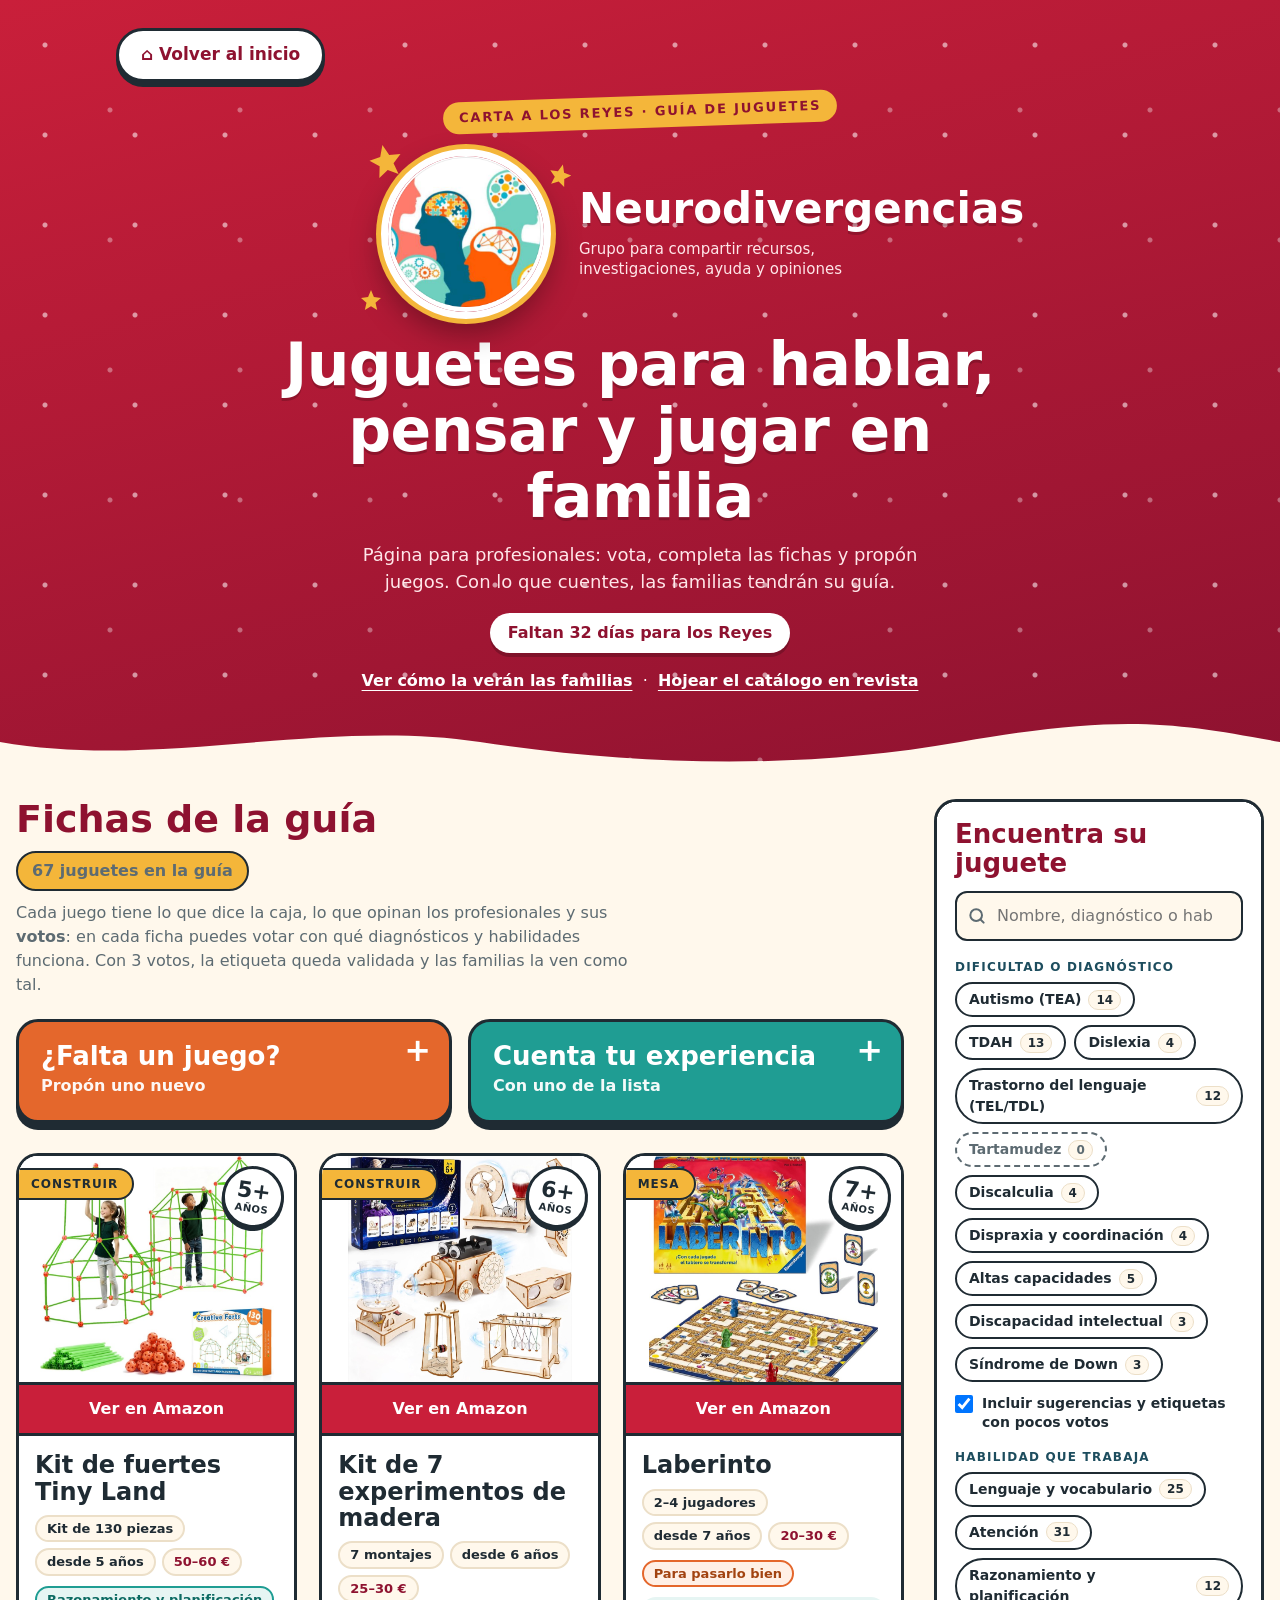
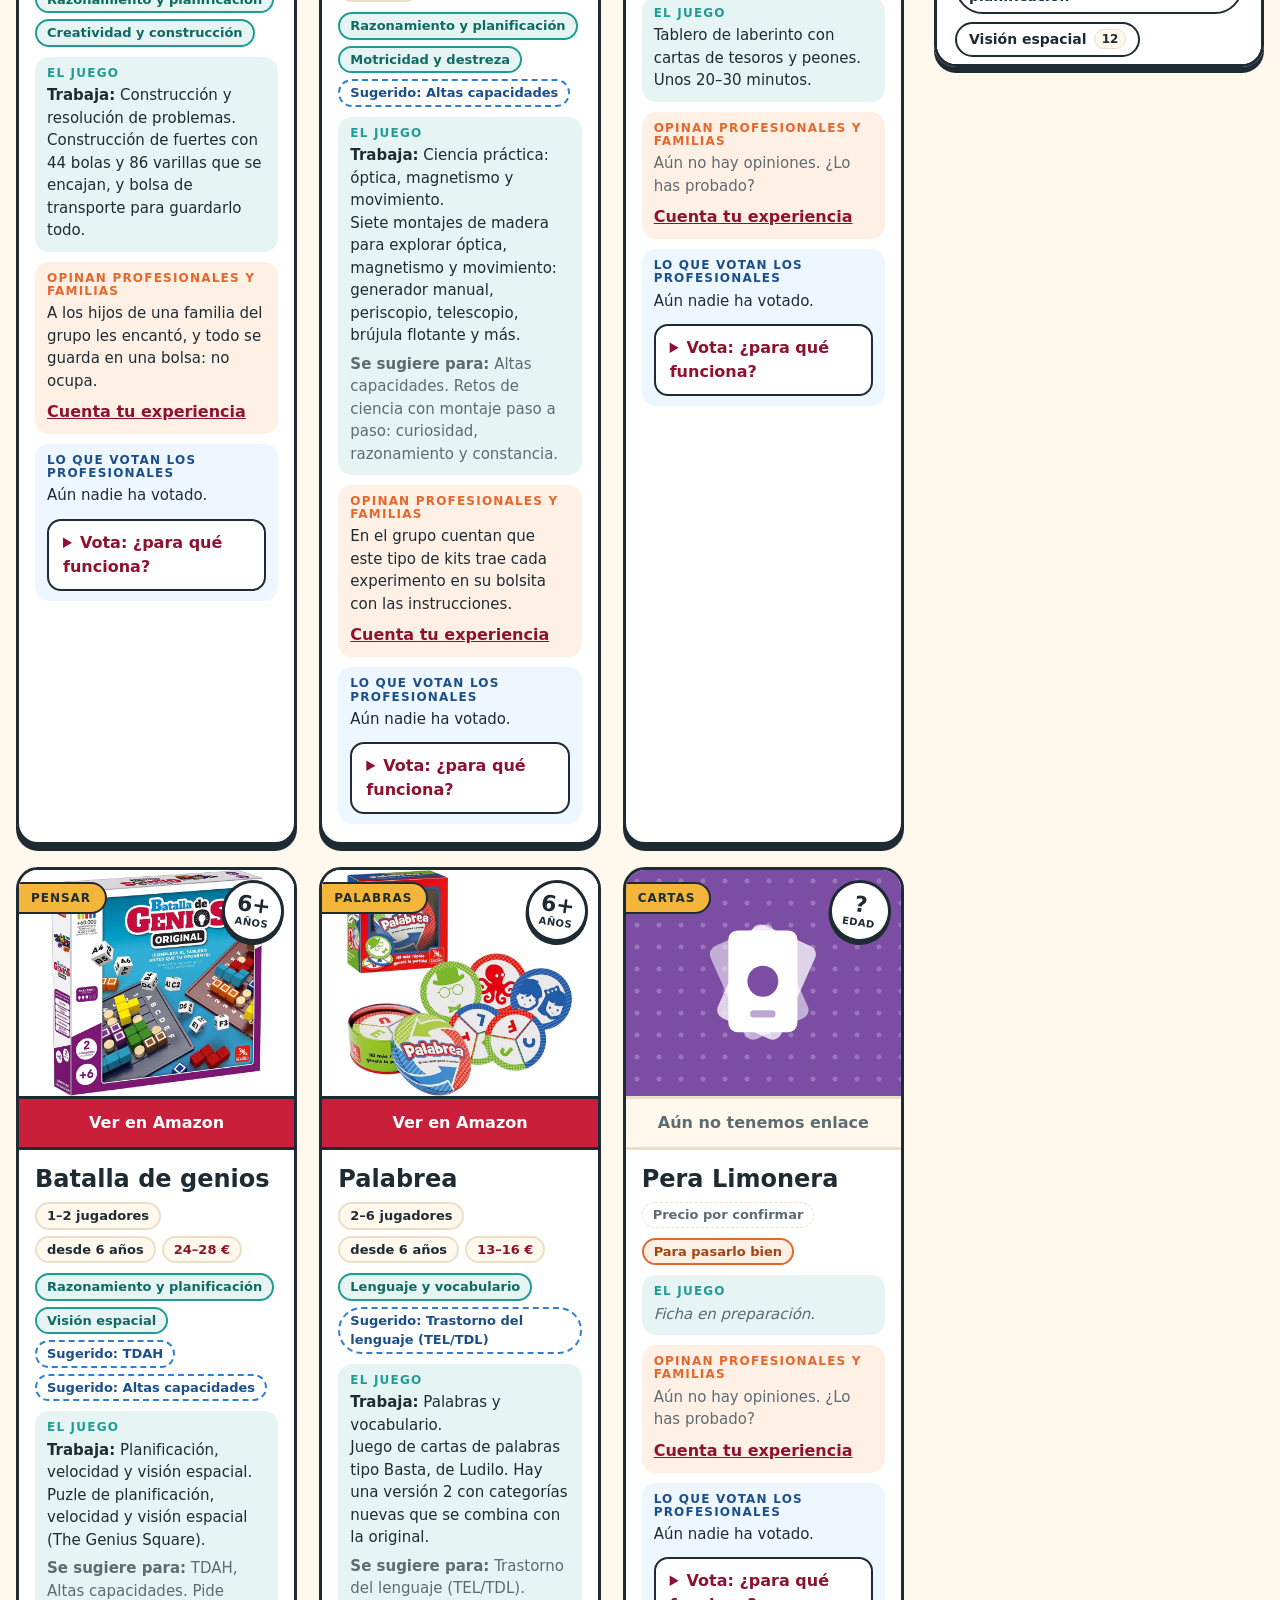
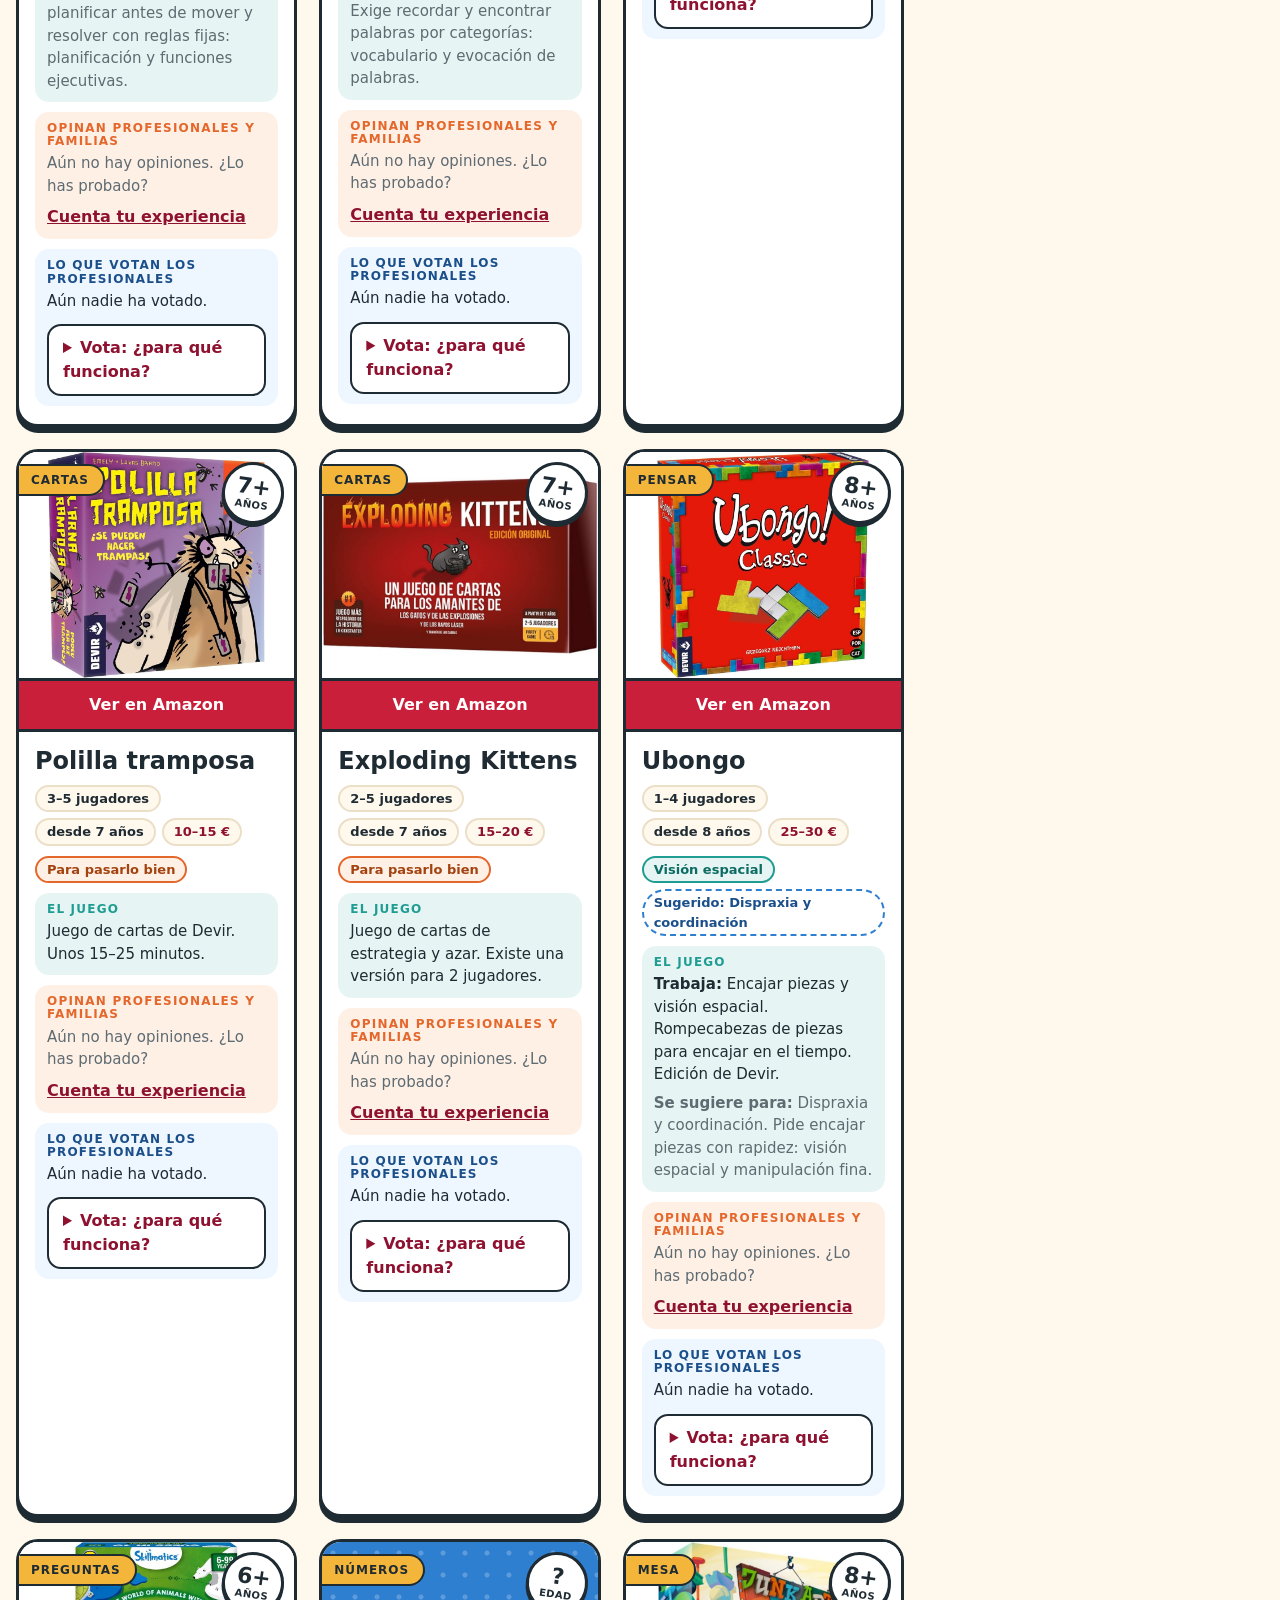
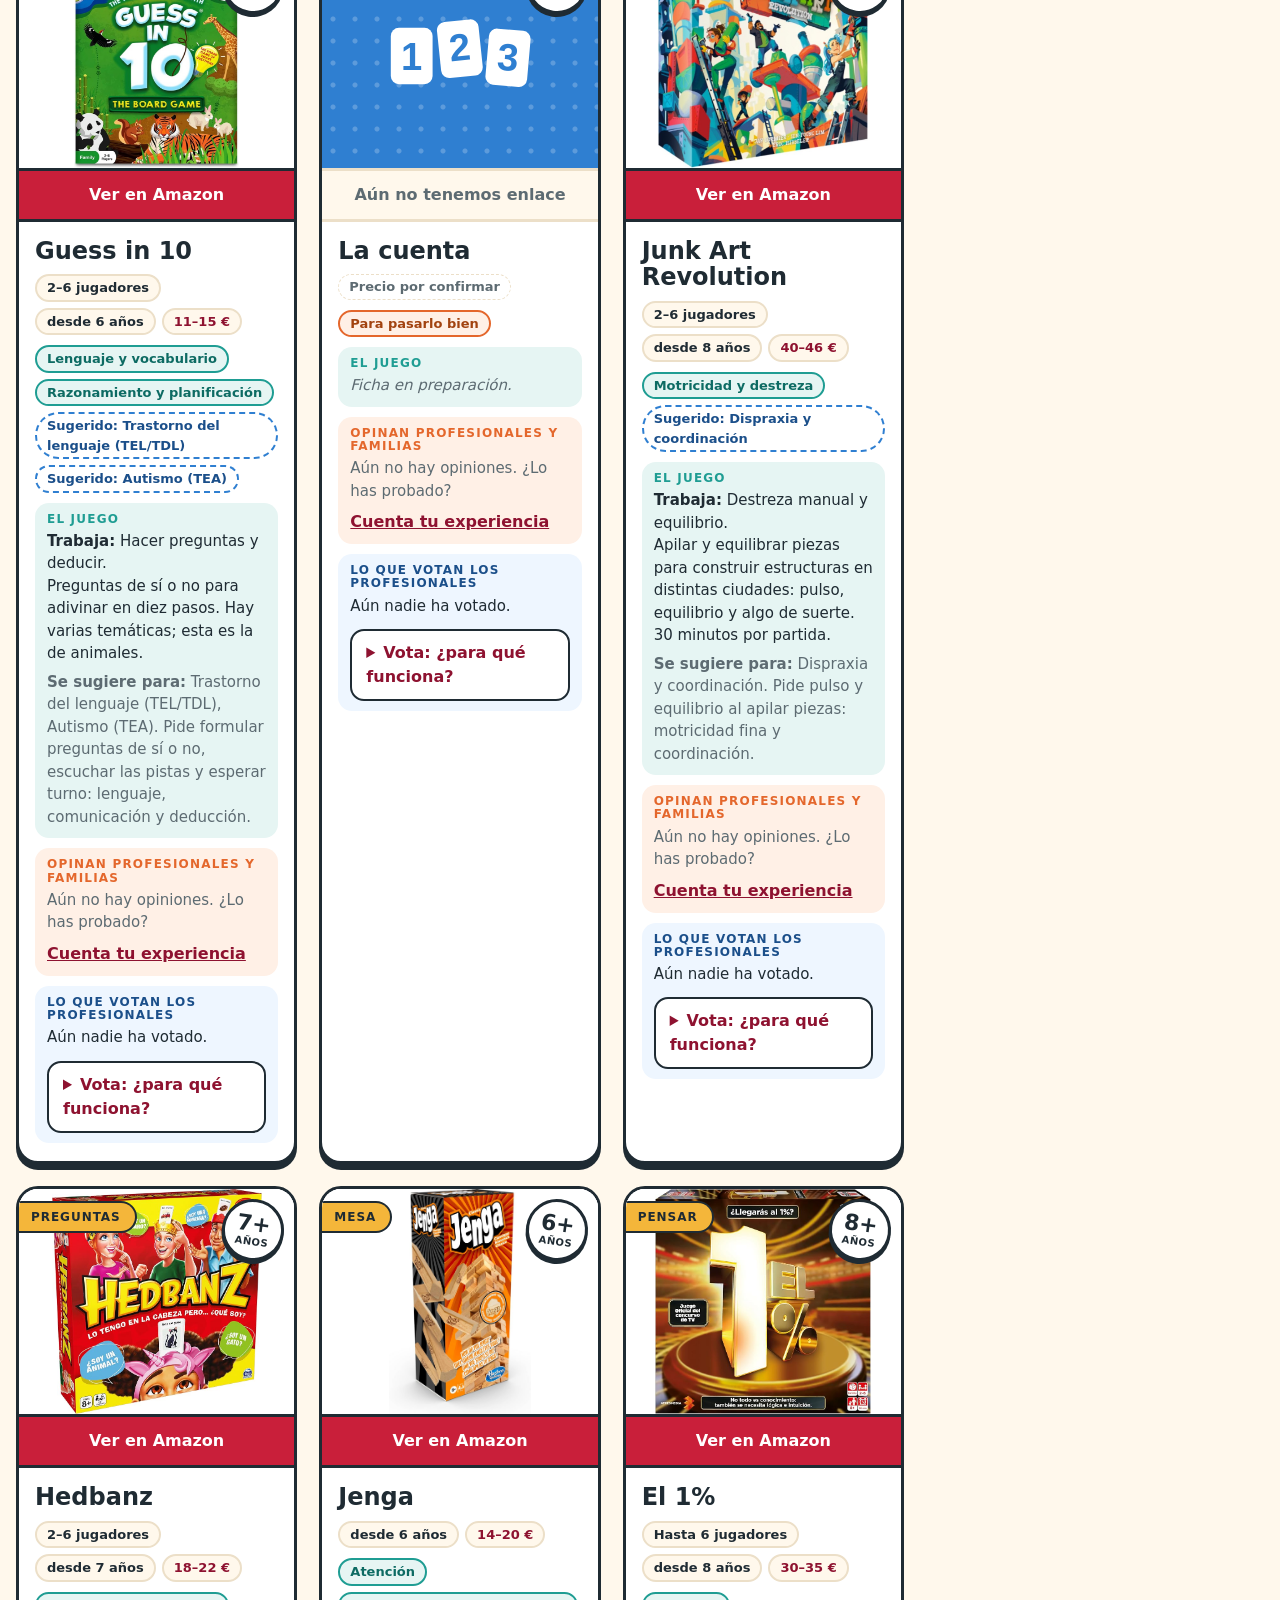
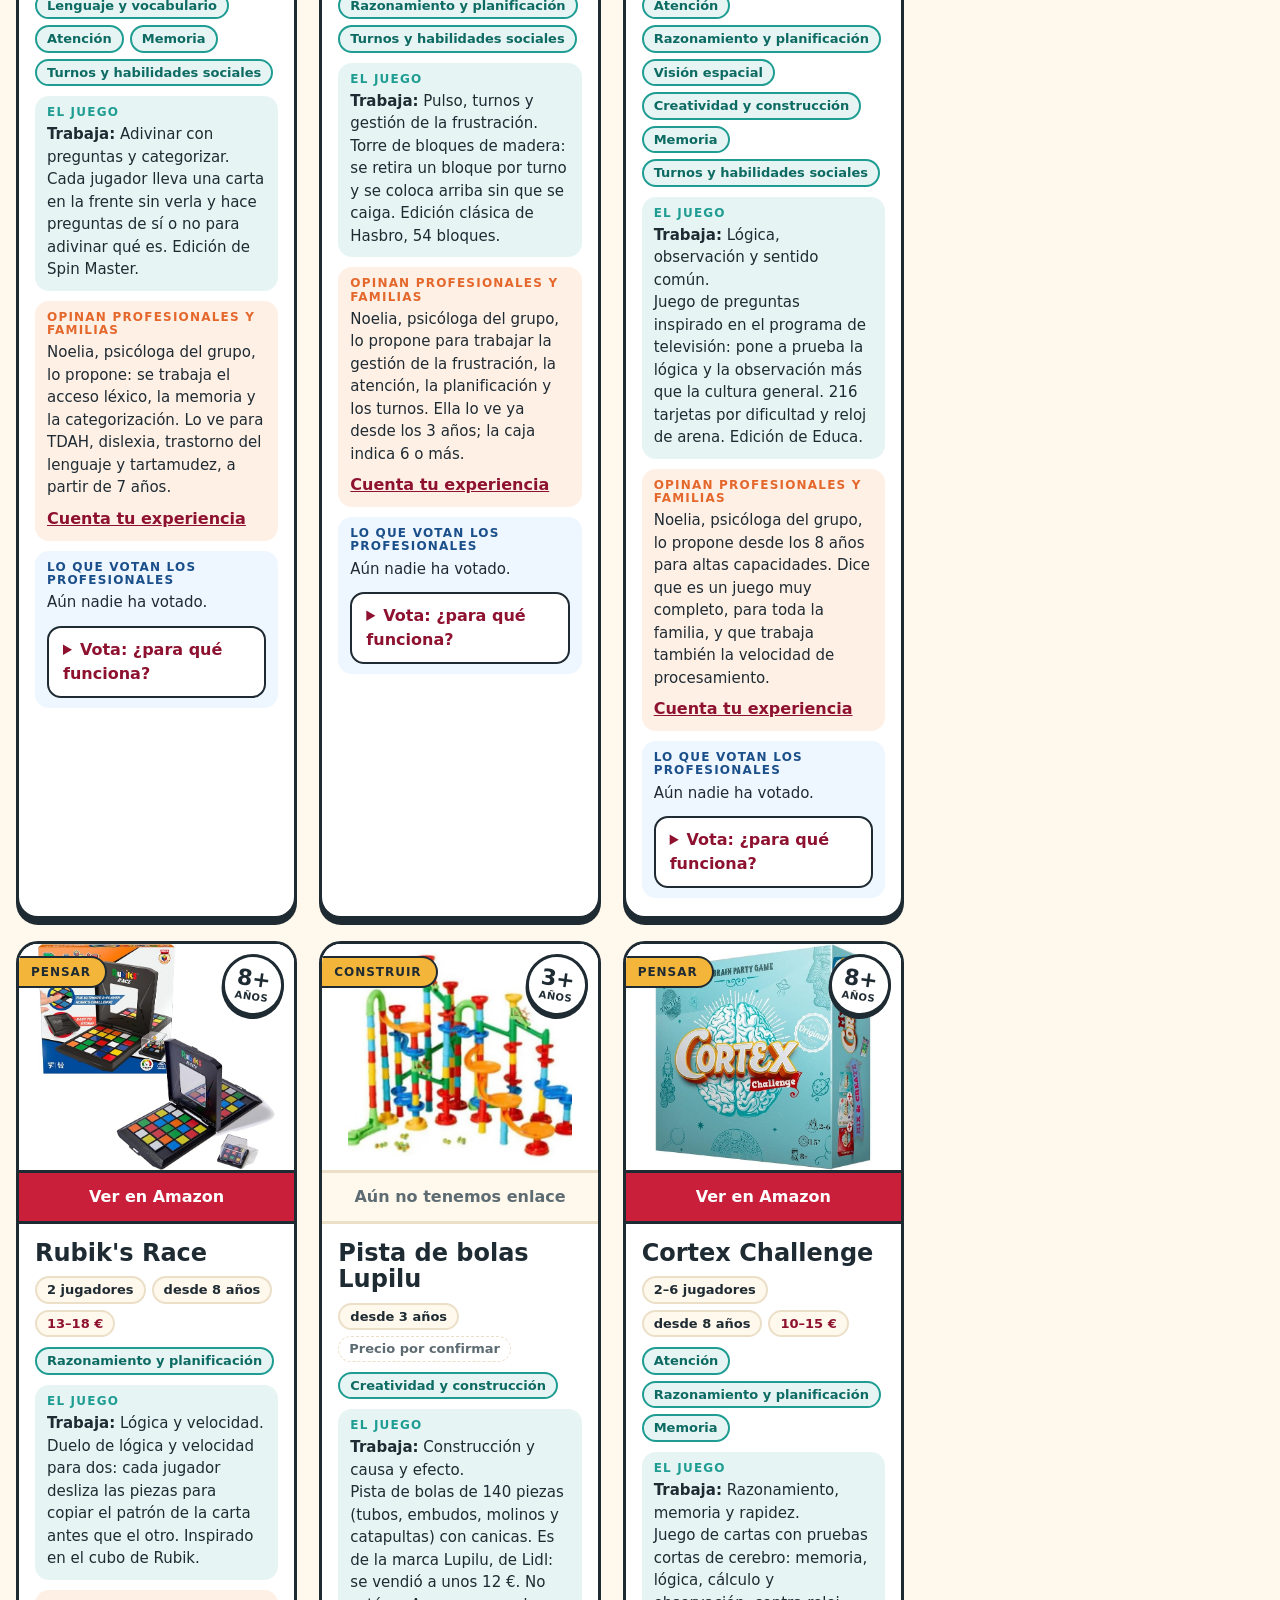
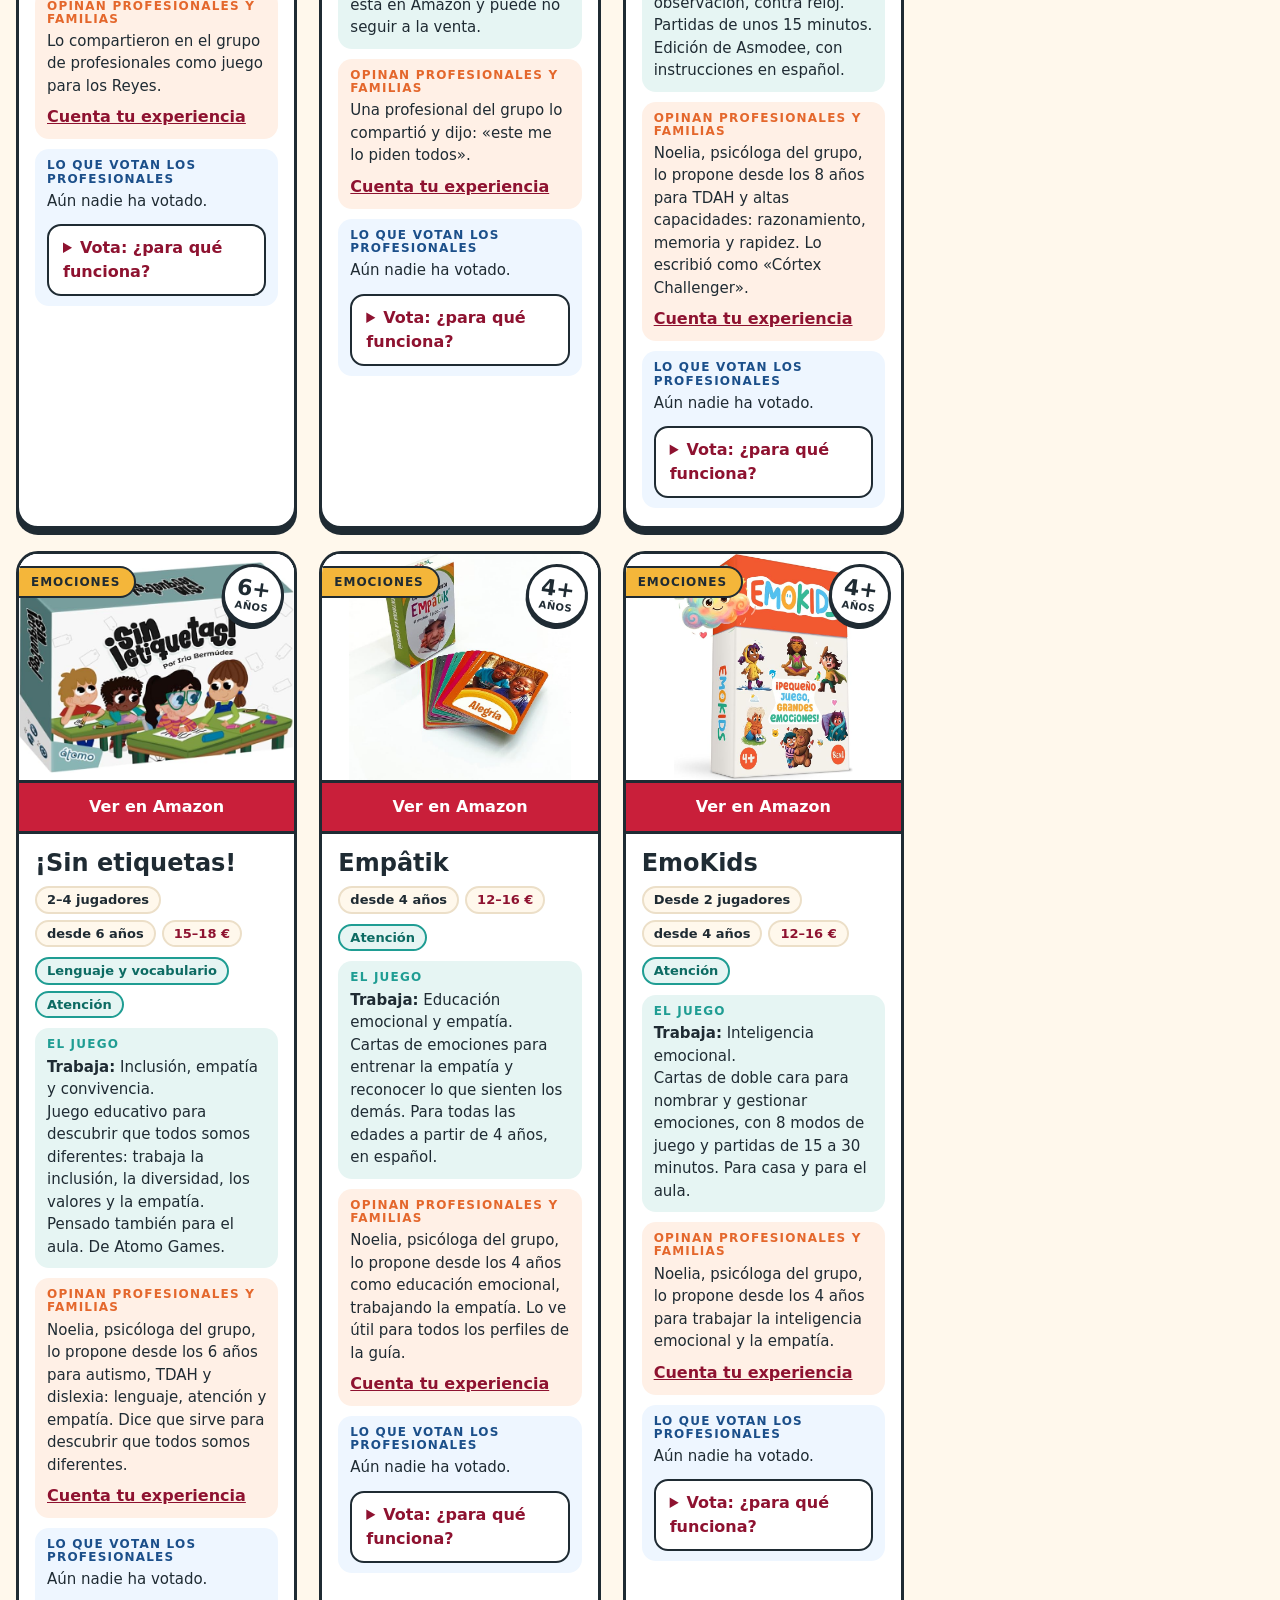
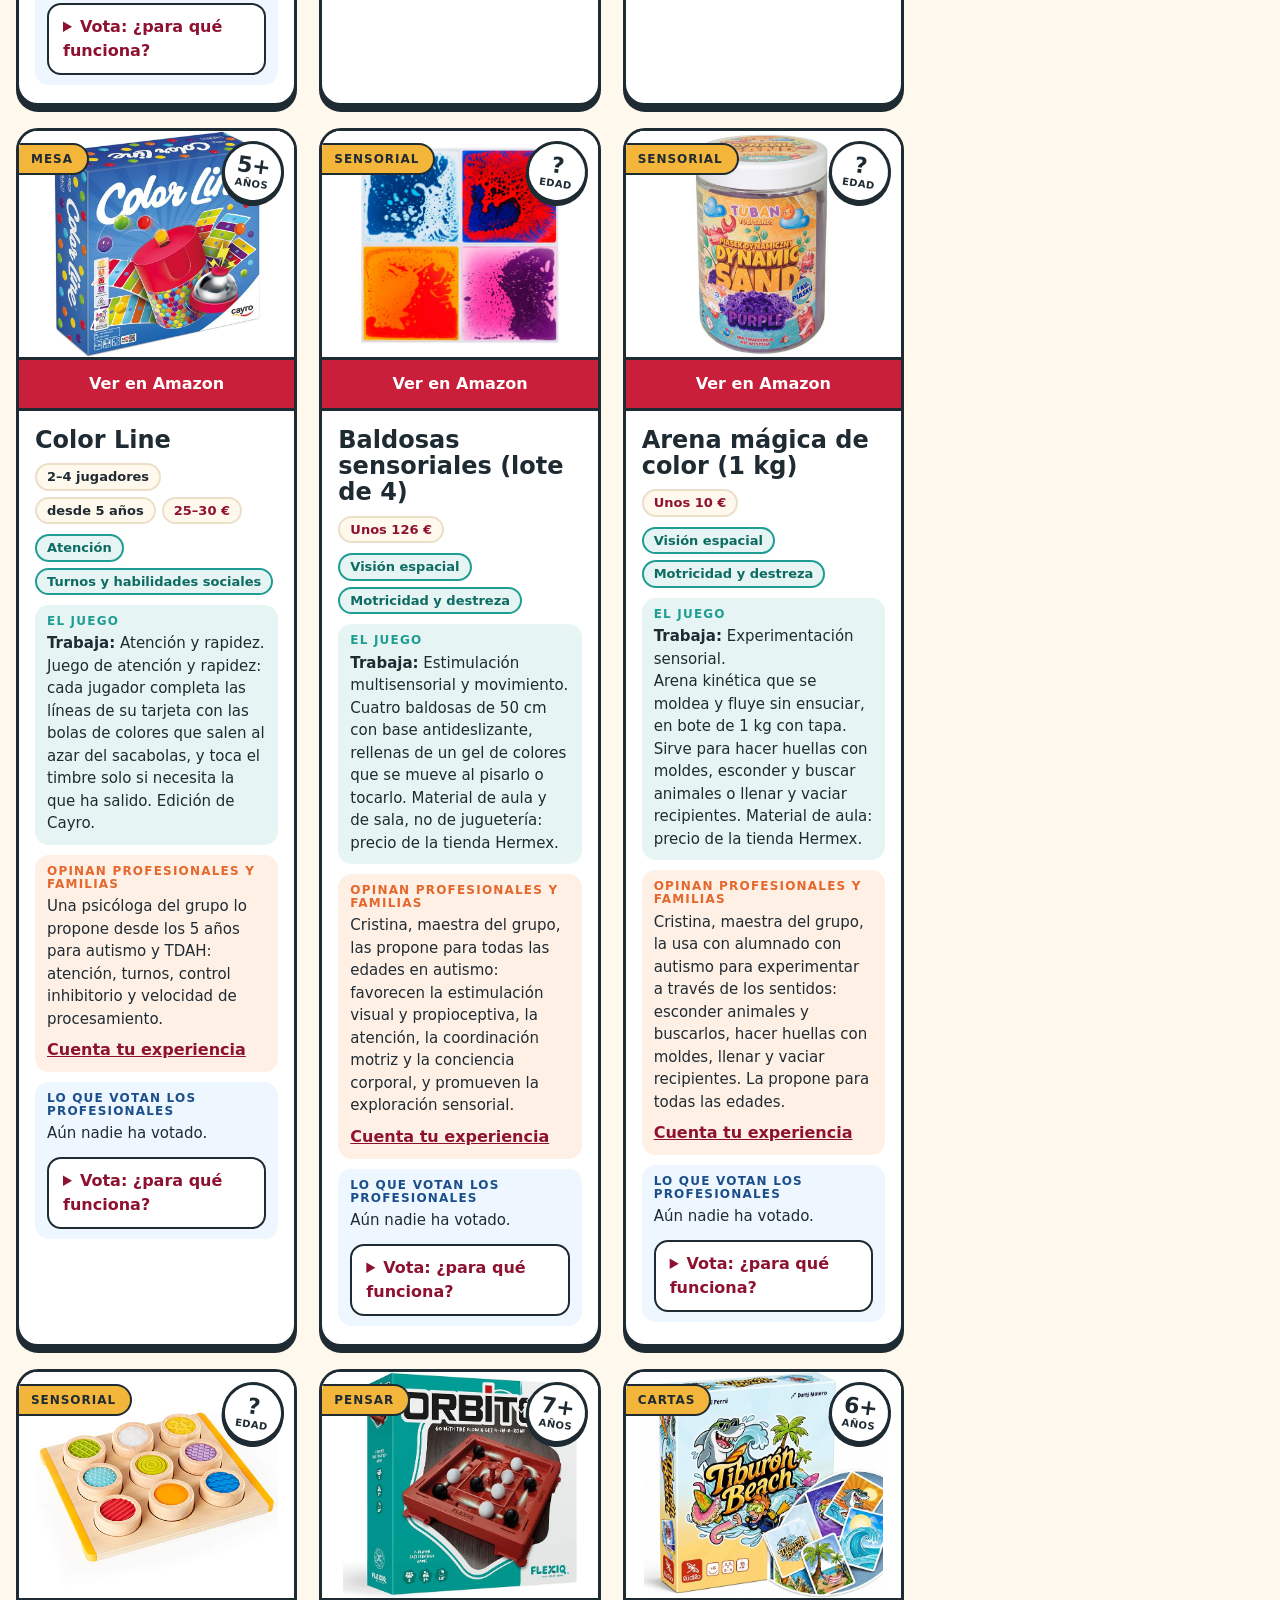
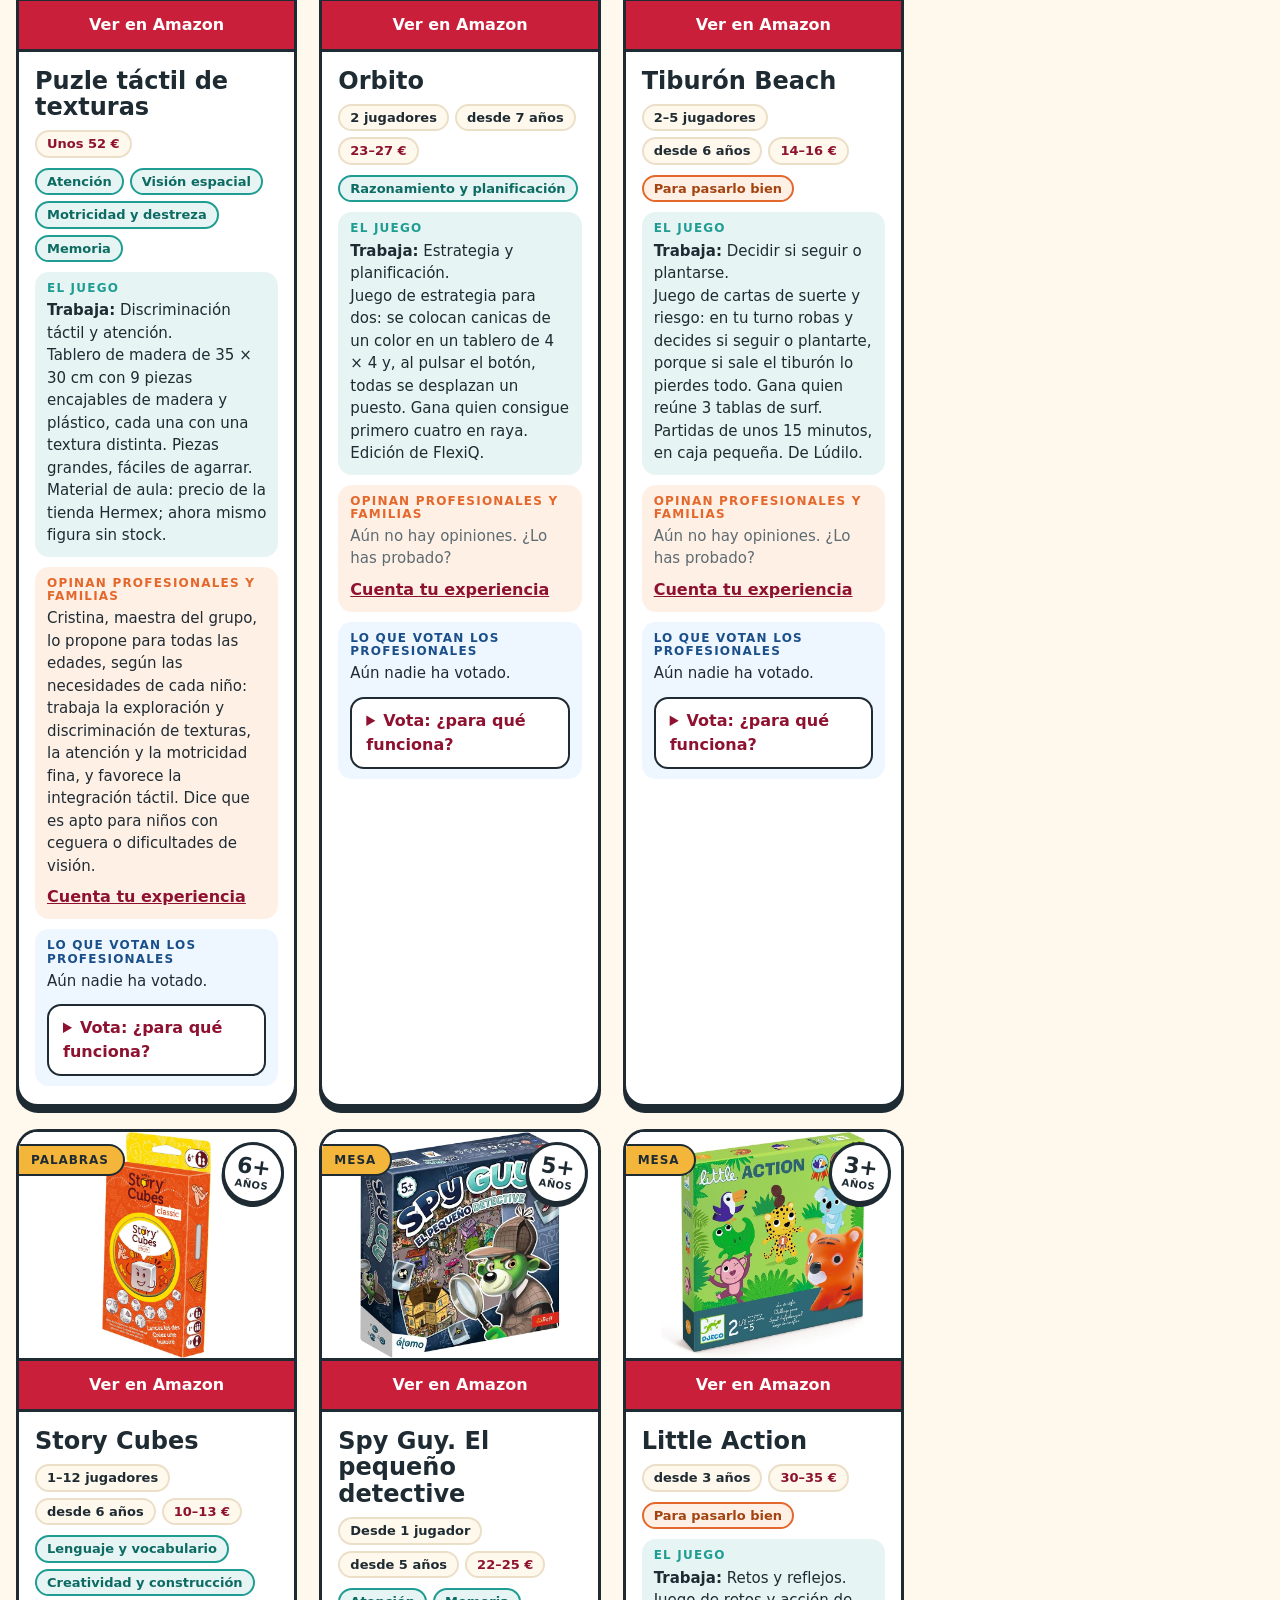
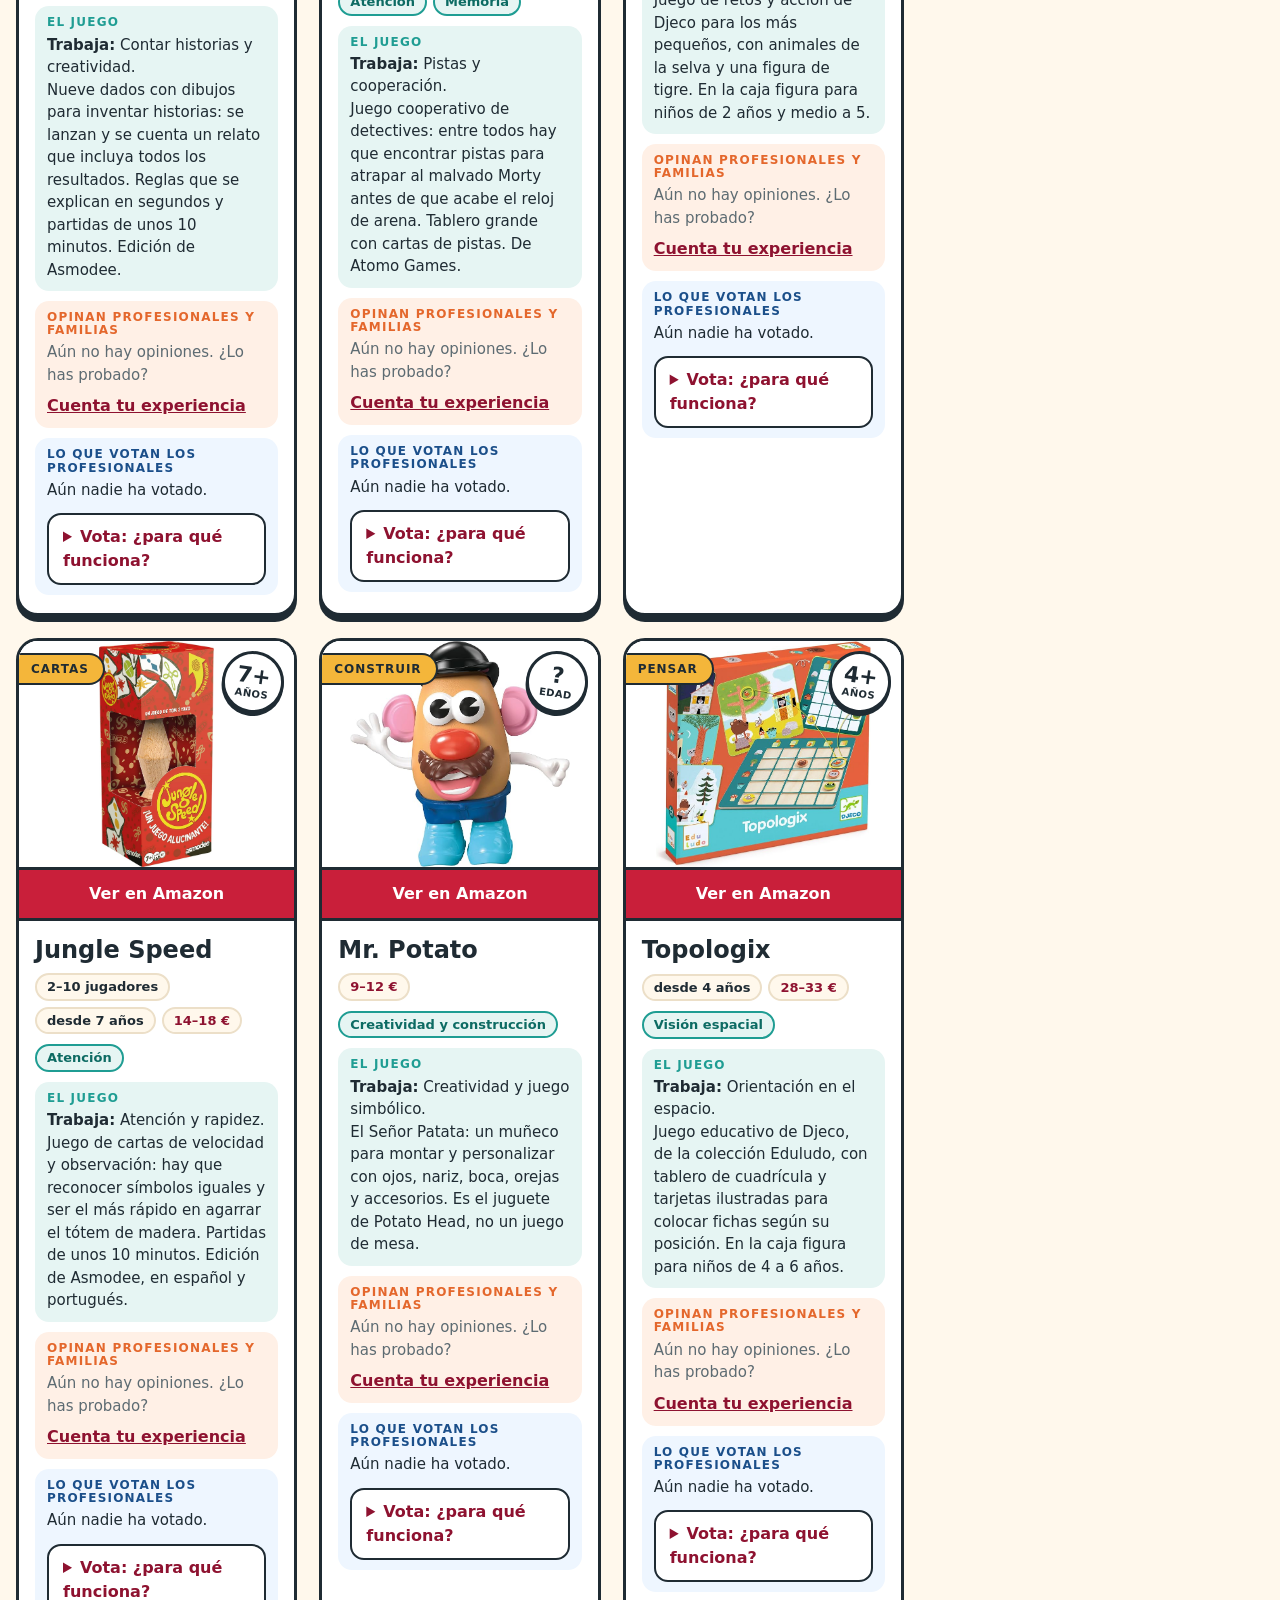
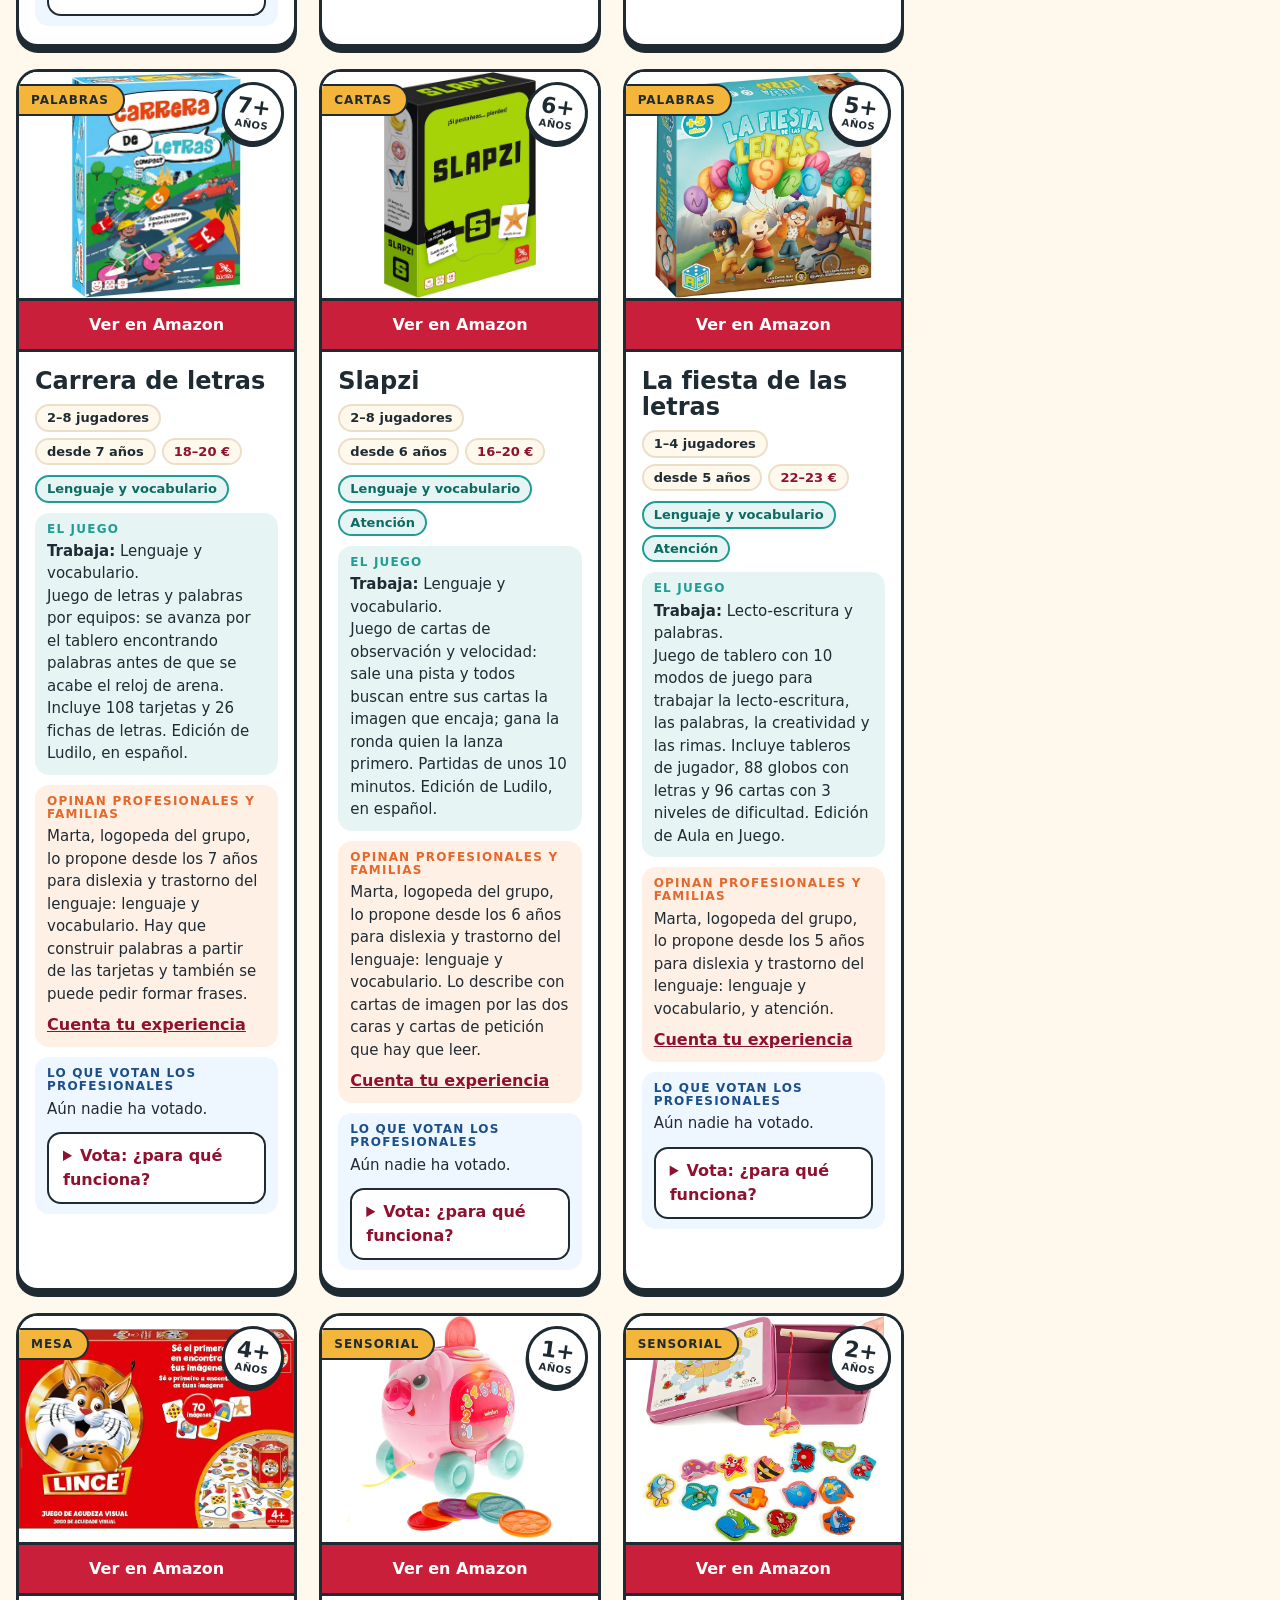
<file: index.html>
<!doctype html>
<html lang="es">
<head>
<meta charset="utf-8">
<meta name="viewport" content="width=device-width, initial-scale=1">
<meta name="color-scheme" content="light">
<title>Guía de juguetes para profesionales: Neurodivergencias</title>
<meta name="description" content="Página para profesionales: vota para qué diagnóstico y habilidad funciona cada juguete, cuenta tu experiencia y propón juegos nuevos para la guía de los Reyes.">
<!-- BORRADOR LOCAL. No publicado.
     Página de PROFESIONALES. La de familias es familias.html. Comparten estilos.css, juegos.js y filtros.js. -->
<link rel="stylesheet" href="estilos.css">
</head>
<body>

<header class="portada">
  <div class="wrap">
    <div class="fila-inicio"><a class="boton-inicio" href="inicio.html">&#8962; Volver al inicio</a></div>
    <span class="sello">Carta a los Reyes · Guía de juguetes</span>
    <div class="grupo">
      <div class="logo-grupo">
        <img src="assets/grupo-neurodivergencias.png" alt="Logo del grupo Neurodivergencias">
        <svg class="e1" viewBox="0 0 24 24" aria-hidden="true"><path d="M12 1l2.9 7.1L22 9l-5.5 4.8L18.2 21 12 17.2 5.8 21l1.7-7.2L2 9l7.1-.9z"/></svg>
        <svg class="e2" viewBox="0 0 24 24" aria-hidden="true"><path d="M12 1l2.9 7.1L22 9l-5.5 4.8L18.2 21 12 17.2 5.8 21l1.7-7.2L2 9l7.1-.9z"/></svg>
        <svg class="e3" viewBox="0 0 24 24" aria-hidden="true"><path d="M12 1l2.9 7.1L22 9l-5.5 4.8L18.2 21 12 17.2 5.8 21l1.7-7.2L2 9l7.1-.9z"/></svg>
      </div>
      <div class="grupo-nombre">
        <strong>Neurodivergencias</strong>
        <span>Grupo para compartir recursos, investigaciones, ayuda y opiniones</span>
      </div>
    </div>
    <h1>Juguetes para hablar, pensar y jugar en familia</h1>
    <p class="sub">Página para profesionales: vota, completa las fichas y propón juegos. Con lo que cuentes, las familias tendrán su guía.</p>
    <span class="cuenta" id="cuentaAtras" hidden></span>
    <div><a class="enlace-pagina" href="familias.html">Ver cómo la verán las familias</a> &nbsp;·&nbsp; <a class="enlace-pagina" href="catalogo.html">Hojear el catálogo en revista</a></div>
  </div>
  <svg class="onda" viewBox="0 0 1440 48" preserveAspectRatio="none" aria-hidden="true"><path d="M0 24 C 180 52, 360 0, 540 24 S 900 52, 1080 24 S 1320 4, 1440 24 V48 H0Z" fill="#fff8ec"/></svg>
</header>

<main>
<div class="layout">
  <div class="principal">
    <section class="intro">
      <h2>Fichas de la guía</h2>
      <p class="total-juegos" id="totalJuegos"></p>
      <button type="button" class="filtro-nuevos" id="soloNuevos" aria-pressed="false" hidden>Ver solo los recién añadidos <span class="n"></span></button>
      <p>Cada juego tiene lo que dice la caja, lo que opinan los profesionales y sus <strong>votos</strong>: en cada ficha puedes votar con qué diagnósticos y habilidades funciona. Con 3 votos, la etiqueta queda validada y las familias la ven como tal.</p>
      <div class="botones-ventana">
        <a class="boton-ventana bv-nuevo" href="#juego-nuevo" data-ventana="juego-nuevo"><strong>¿Falta un juego?</strong><span>Propón uno nuevo</span></a>
        <a class="boton-ventana bv-cuenta" href="#cuenta" data-ventana="cuenta"><strong>Cuenta tu experiencia</strong><span>Con uno de la lista</span></a>
      </div>
    </section>

    <ul class="grid" id="grid"></ul>
    <p class="sin-resultados" id="sinResultados" hidden></p>
    <noscript><p>Activa JavaScript para ver la lista de juguetes.</p></noscript>
    <p class="nota">Edad y jugadores son orientativos, tomados de tiendas. Los precios son rangos orientativos vistos en Amazon.es el 18 de noviembre de 2026 y cambian con las ofertas. Compruébalos en la caja de tu edición. Los votos no verifican la identidad de quien vota; sirven de orientación.</p>
  </div>
  <aside class="lateral" id="lateral" aria-label="Buscar y filtrar juguetes"></aside>
</div>

<div class="wrap">
  <section class="buzon" id="cuenta">
    <h2>Cuéntanos tu experiencia</h2>
    <p>¿Has usado alguno de estos juegos? Cuéntalo en unas líneas y di con qué dificultad o habilidad te funciona. Si eliges un juego de la lista y eres profesional, tu comentario cuenta también como voto.</p>
    <form id="buzon">
      <input type="text" name="web" tabindex="-1" autocomplete="off" aria-hidden="true" style="position:absolute;left:-9999px;width:1px;height:1px;opacity:0">
      <input type="hidden" name="canal" class="canal">
      <input type="hidden" name="origen" value="guia-navidad">

      <label for="nombre">Nombre <span class="opt">(opcional)</span></label>
      <input type="text" id="nombre" name="nombre" autocomplete="given-name">

      <label for="perfil">Eres…</label>
      <select id="perfil" name="perfil" required>
        <option value="">Elige una opción</option>
        <option>Logopeda</option>
        <option>Maestra o maestro</option>
        <option>Psicóloga o psicólogo</option>
        <option>Terapeuta ocupacional</option>
        <option>Familia</option>
        <option>Otro perfil</option>
      </select>

      <label for="juego">¿De qué juego hablas? <span class="opt">(opcional)</span></label>
      <input type="text" id="juego" name="juego" list="lista-juegos" autocomplete="off">
      <datalist id="lista-juegos"></datalist>

      <p class="pista"><span class="requerido">*</span> Marca al menos una dificultad o una habilidad con la que funciona.</p>
      <fieldset class="marcas" data-lista="perfiles"><legend>¿Con qué dificultades o diagnósticos funciona?</legend></fieldset>
      <fieldset class="marcas" data-lista="habilidades"><legend>¿Qué habilidades trabaja?</legend></fieldset>

      <label for="comentario">Tu comentario</label>
      <textarea id="comentario" name="comentario" required></textarea>

      <div class="check">
        <input type="checkbox" id="citar" name="citar">
        <label for="citar">Autorizo a citar mi comentario en la guía, sin nombre ni datos personales.</label>
      </div>

      <button type="submit" class="enviar">Enviar comentario</button>
      <div class="status" role="status" aria-live="polite"></div>
    </form>
  </section>

  <section class="buzon" id="juego-nuevo">
    <h2>Propón un juego nuevo</h2>
    <p>¿Usas un juego que no está en la lista? Descríbelo como se lo contarías a una familia y di con qué dificultad o habilidad funciona. Lo revisamos antes de añadirlo a la guía.</p>
    <form id="propuesta">
      <input type="text" name="web" tabindex="-1" autocomplete="off" aria-hidden="true" style="position:absolute;left:-9999px;width:1px;height:1px;opacity:0">
      <input type="hidden" name="canal" class="canal">

      <label for="p-nombre">Tu nombre <span class="opt">(opcional)</span></label>
      <input type="text" id="p-nombre" name="nombre" autocomplete="given-name">

      <label for="p-perfil">Eres…</label>
      <select id="p-perfil" name="perfil" required>
        <option value="">Elige una opción</option>
        <option>Logopeda</option>
        <option>Maestra o maestro</option>
        <option>Psicóloga o psicólogo</option>
        <option>Terapeuta ocupacional</option>
        <option>Familia</option>
        <option>Otro perfil</option>
      </select>

      <label for="p-juego">Nombre del juego</label>
      <input type="text" id="p-juego" name="juegoNuevo" required>

      <label for="p-enlace">Dónde se compra <span class="opt">(enlace, opcional)</span></label>
      <input type="text" id="p-enlace" name="enlace" inputmode="url" placeholder="https://…">
      <p class="pista">Si no tienes el enlace, no pasa nada: lo buscamos nosotros.</p>

      <label for="p-edad">Edad recomendada <span class="opt">(opcional)</span></label>
      <input type="text" id="p-edad" name="edad" placeholder="Por ejemplo: desde 6 años">

      <p class="pista"><span class="requerido">*</span> Marca al menos una dificultad o una habilidad con la que funciona.</p>
      <fieldset class="marcas" data-lista="perfiles"><legend>¿Con qué dificultades o diagnósticos funciona?</legend></fieldset>
      <fieldset class="marcas" data-lista="habilidades"><legend>¿Qué habilidades trabaja?</legend></fieldset>

      <label for="p-area">Otra habilidad o matiz <span class="opt">(opcional)</span></label>
      <input type="text" id="p-area" name="area" placeholder="Por ejemplo: esperar turnos, tolerar perder…">

      <label for="p-desc">Descripción como terapeuta o profesional</label>
      <textarea id="p-desc" name="descripcion" maxlength="1200" required placeholder="De qué va, con quién lo usas, cómo lo adaptas y qué has notado."></textarea>

      <div class="check">
        <input type="checkbox" id="p-citar" name="citar">
        <label for="p-citar">Autorizo a citar mi descripción en la guía, sin nombre ni datos personales.</label>
      </div>

      <button type="submit" class="enviar">Enviar propuesta</button>
      <div class="status" role="status" aria-live="polite"></div>
    </form>
  </section>

  <section class="comunidad">
    <p>Si quieres seguir aprendiendo y compartiendo con más profesionales, entra en la comunidad de logopedia e IA.</p>
    <a class="btn-grande" href="https://www.skool.com/logopedia-7339">Entrar a la comunidad</a>
  </section>
</div>
</main>

<footer>
  <img src="assets/colmenia-logo.webp" alt="ColmenIA">
  <p>ColmenIA · Lo pensamos y lo mejoramos entre todos.</p>
</footer>

<script src="medir.js"></script>
<script src="juegos.js"></script>
<script>document.getElementById('totalJuegos').textContent = textoTotal();</script>
<script src="filtros.js"></script>
<script>
  var canalParam = new URLSearchParams(location.search).get('c') || '';
  document.querySelectorAll('.canal').forEach(function (c) { c.value = canalParam; });

  // ---- Mis votos (se recuerdan en este navegador) -------------------------
  var propio = {};   // { 'Juego': { rol, perfiles: [], habilidades: [] } }
  try { propio = JSON.parse(localStorage.getItem('guia-reyes-voto') || '{}'); } catch (e) { propio = {}; }
  function guardarPropio() { try { localStorage.setItem('guia-reyes-voto', JSON.stringify(propio)); } catch (e) {} }
  function nuevoId() {
    return (window.crypto && crypto.randomUUID) ? crypto.randomUUID() : 'v' + Math.random().toString(36).slice(2) + Date.now().toString(36);
  }
  var idSesion = nuevoId();
  function votante() {
    try {
      var v = localStorage.getItem('guia-reyes-votante');
      if (!v) { v = nuevoId(); localStorage.setItem('guia-reyes-votante', v); }
      return v;
    } catch (e) { return idSesion; }
  }

  // ---- Fichas (versión profesionales) ------------------------------------
  function votarHtml(j, i) {
    var p = propio[j.n] || { rol: '', perfiles: [], habilidades: [] };
    var roles = '<option value="">Elige una opción</option>' + ROLES_VOTO.map(function (r) {
      return '<option' + (r === p.rol ? ' selected' : '') + '>' + r + '</option>';
    }).join('');
    function casillas(tipo, nombre, marcadas) {
      return '<div class="opciones">' + listaDe(tipo).map(function (o) {
        return '<label><input type="checkbox" name="' + nombre + '" value="' + o.k + '"' + (marcadas.indexOf(o.k) !== -1 ? ' checked' : '') + '>' + o.n + '</label>';
      }).join('') + '</div>';
    }
    return '<details class="votar" data-i="' + i + '"><summary>' + (p.rol ? 'Ya has votado: cambia tu voto' : 'Vota: ¿para qué funciona?') + '</summary>' +
      '<div class="votar-cuerpo">' +
        '<label class="v-lab" for="rol-' + i + '">Eres…</label><select id="rol-' + i + '" class="v-rol">' + roles + '</select>' +
        '<fieldset class="marcas"><legend>Diagnósticos con los que funciona</legend>' + casillas('perfil', 'perfiles', p.perfiles) + '</fieldset>' +
        '<fieldset class="marcas"><legend>Habilidades que trabaja</legend>' + casillas('habilidad', 'habilidades', p.habilidades) + '</fieldset>' +
        '<button type="button" class="enviar-voto">Enviar mi voto</button><p class="v-estado" role="status" aria-live="polite"></p>' +
      '</div></details>';
  }

  function tarjeta(j, i) {
    var li = document.createElement('li');
    li.className = 'juego';
    li.setAttribute('data-i', i);
    var edad = j.edad ? '<div class="edad">' + j.edad + '+<small>años</small></div>' : '<div class="edad">?<small>edad</small></div>';
    var dentro = j.foto ? '<img class="foto" src="' + j.foto + '" alt="' + j.n + '">' : ilustracion(j.motivo, j.color);
    var tienda = j.url
      ? '<a class="comprar" href="' + j.url + '" rel="noopener">Ver en Amazon</a>'
      : '<span class="comprar sin">Aún no tenemos enlace</span>';
    var datos = '<p class="datos">' +
      (j.jug ? '<span>' + j.jug + '</span>' : '') +
      (j.edad ? '<span>desde ' + j.edad + ' años</span>' : '') + precioHtml(j) + '</p>' +
      '<p class="datos">' + pastillas(j) + '</p>';
    var juego = (j.area ? '<p><strong>Trabaja:</strong> ' + j.area + '.</p>' : '') +
      (j.desc ? '<p>' + j.desc + '</p>' : '<p class="pend">Ficha en preparación.</p>') + porqueHtml(j);
    var prof = j.opiniones.length
      ? j.opiniones.map(function (t) { return '<p>' + t + '</p>'; }).join('')
      : '<p class="vacio">Aún no hay opiniones. ¿Lo has probado?</p>';
    li.innerHTML =
      '<div class="caja" style="background:' + (j.foto ? '#fff' : j.color) + '">' + dentro +
        '<span class="cinta">' + j.etiqueta + '</span>' + insigniaNuevo(j) + edad + '</div>' + tienda +
      '<div class="cuerpo"><h3>' + j.n + '</h3>' + datos +
        '<div class="bloque b-juego"><h4>El juego</h4>' + juego + '</div>' +
        '<div class="bloque b-prof"><h4>Opinan profesionales y familias</h4>' + prof +
          '<a href="#cuenta" data-juego="' + j.n + '">Cuenta tu experiencia</a></div>' +
        '<div class="bloque b-votos"><h4>Lo que votan los profesionales</h4>' + votosHtml(j) + votarHtml(j, i) + '</div></div>';
    return li;
  }

  var grid = document.getElementById('grid');
  function pintarGrid() {
    var abiertos = [];
    grid.querySelectorAll('details.votar[open]').forEach(function (d) { abiertos.push(d.getAttribute('data-i')); });
    grid.innerHTML = '';
    JUEGOS.forEach(function (j, i) { grid.appendChild(tarjeta(j, i)); });
    abiertos.forEach(function (i) { var d = grid.querySelector('details.votar[data-i="' + i + '"]'); if (d) d.open = true; });
  }
  // Vuelve a pintar una sola ficha (tras votar) y la deja abierta con un mensaje.
  function repintarFicha(i, mensaje) {
    var vieja = grid.querySelector('.juego[data-i="' + i + '"]');
    if (!vieja) return;
    var nueva = tarjeta(JUEGOS[i], i);
    grid.replaceChild(nueva, vieja);
    if (mensaje) {
      var d = nueva.querySelector('details.votar'); d.open = true;
      d.querySelector('.v-estado').textContent = mensaje;
    }
  }

  pintarGrid();
  Filtros.montar(document.getElementById('lateral'));
  cargarVotos(function () { pintarGrid(); Filtros.refrescar(); });

  document.getElementById('lista-juegos').innerHTML = JUEGOS.map(function (j) { return '<option value="' + j.n + '">'; }).join('');

  // ---- Votar ---------------------------------------------------------------
  function enviarVoto(juego, rol, perfiles, habilidades) {
    return fetch(BUZON_URL, {
      method: 'POST', headers: { 'Content-Type': 'text/plain;charset=utf-8' },
      body: JSON.stringify({ tipo: 'voto', juego: juego, votante: votante(), rol: rol, perfiles: perfiles, habilidades: habilidades, canal: canalParam })
    }).then(function (r) { return r.json(); });
  }
  // Refleja mi voto en los recuentos que veo (el voto anterior mío se sustituye).
  function aplicarVotoLocal(j, rol, perfiles, habilidades) {
    var v = VOTOS[j.n] || (VOTOS[j.n] = { perfil: {}, habilidad: {}, votantes: 0 });
    var antes = propio[j.n];
    function resta(tipo, lista) { (lista || []).forEach(function (k) { v[tipo][k] = Math.max(0, (v[tipo][k] || 0) - 1); if (!v[tipo][k]) delete v[tipo][k]; }); }
    if (antes) {
      if ((antes.perfiles || []).length + (antes.habilidades || []).length) v.votantes = Math.max(0, v.votantes - 1);
      resta('perfil', antes.perfiles); resta('habilidad', antes.habilidades);
    }
    perfiles.forEach(function (k) { v.perfil[k] = (v.perfil[k] || 0) + 1; });
    habilidades.forEach(function (k) { v.habilidad[k] = (v.habilidad[k] || 0) + 1; });
    if (perfiles.length + habilidades.length) { v.votantes += 1; propio[j.n] = { rol: rol, perfiles: perfiles, habilidades: habilidades }; }
    else delete propio[j.n];
    guardarPropio();
  }
  function marcados(cont, nombre) {
    return [].slice.call(cont.querySelectorAll('input[name="' + nombre + '"]:checked')).map(function (c) { return c.value; });
  }

  grid.addEventListener('click', function (e) {
    var a = e.target.closest('a[data-juego]');
    if (a) { e.preventDefault(); document.getElementById('juego').value = a.getAttribute('data-juego'); abrirVentana('cuenta'); return; }
    var b = e.target.closest('.enviar-voto');
    if (!b) return;
    var det = b.closest('details.votar'), i = Number(det.getAttribute('data-i')), j = JUEGOS[i];
    var rol = det.querySelector('.v-rol').value, perf = marcados(det, 'perfiles'), hab = marcados(det, 'habilidades');
    var est = det.querySelector('.v-estado');
    if (!rol) { est.textContent = 'Dinos qué eres para que cuente tu voto.'; return; }
    if (!perf.length && !hab.length && !propio[j.n]) { est.textContent = 'Marca al menos un diagnóstico o una habilidad.'; return; }
    var retirar = !perf.length && !hab.length;
    b.disabled = true; est.textContent = 'Enviando…';
    enviarVoto(j.n, rol, perf, hab).then(function (res) {
      if (res && res.ok) {
        aplicarVotoLocal(j, rol, perf, hab);
        repintarFicha(i, retirar ? 'Voto retirado.' : 'Gracias, tu voto está contado.');
        Filtros.refrescar();
      } else { est.textContent = 'No se pudo guardar tu voto. Inténtalo de nuevo.'; b.disabled = false; }
    }).catch(function () { est.textContent = 'No se pudo enviar. Revisa la conexión e inténtalo de nuevo.'; b.disabled = false; });
  });

  // Cuenta atrás a los Reyes
  (function () {
    var hoy = new Date();
    var hoy0 = new Date(hoy.getFullYear(), hoy.getMonth(), hoy.getDate());
    var anio = hoy.getMonth() === 0 ? hoy.getFullYear() : hoy.getFullYear() + 1;
    var dias = Math.round((new Date(anio, 0, 6) - hoy0) / 86400000);
    var el = document.getElementById('cuentaAtras');
    if (dias > 0 && dias < 120) { el.textContent = 'Faltan ' + dias + ' días para los Reyes'; el.hidden = false; }
  })();

  // ---- Casillas de diagnósticos y habilidades en los formularios ----------
  document.querySelectorAll('fieldset.marcas[data-lista]').forEach(function (f) {
    var nombre = f.getAttribute('data-lista');
    var lista = nombre === 'perfiles' ? PERFILES : HABILIDADES;
    f.insertAdjacentHTML('beforeend', '<div class="opciones">' + lista.map(function (o) {
      return '<label><input type="checkbox" name="' + nombre + '" value="' + o.k + '">' + o.n + '</label>';
    }).join('') + '</div>');
  });

  // ---- Buzón: hoja de Google (Apps Script) -------------------------------
  // Comentario y propuesta de juego van al mismo destino; se distinguen por el campo «origen».
  function marcasTexto(d) {
    var l = [];
    if (d.perfiles.length) l.push('Perfiles: ' + d.perfiles.map(function (k) { return etiquetaDe(PERFILES, k); }).join(', '));
    if (d.habilidades.length) l.push('Habilidades: ' + d.habilidades.map(function (k) { return etiquetaDe(HABILIDADES, k); }).join(', '));
    return l;
  }

  // despues(d): se llama tras guardar; devuelve una promesa con un texto extra para el mensaje final (o vacío).
  function conectar(form, armar, gracias, despues) {
    var estado = form.querySelector('.status');
    form.addEventListener('submit', function (e) {
      e.preventDefault();
      var fd = new FormData(form), d = {};
      fd.forEach(function (valor, clave) { d[clave] = valor; });
      d.perfiles = fd.getAll('perfiles');
      d.habilidades = fd.getAll('habilidades');
      d.citar = !!form.querySelector('input[name="citar"]').checked;
      if (!d.perfiles.length && !d.habilidades.length) {
        estado.textContent = 'Marca al menos una dificultad o una habilidad con la que funciona.';
        var f = form.querySelector('fieldset.marcas'); if (f && f.scrollIntoView) f.scrollIntoView({ block: 'center' });
        return;
      }
      if (!BUZON_URL) { estado.textContent = 'Gracias. Borrador: el envío todavía no está conectado.'; return; }
      var boton = form.querySelector('button.enviar');
      boton.disabled = true;
      estado.textContent = 'Enviando…';
      // text/plain evita la comprobación CORS previa; Apps Script lee el JSON del cuerpo.
      fetch(BUZON_URL, { method: 'POST', headers: { 'Content-Type': 'text/plain;charset=utf-8' }, body: JSON.stringify(armar(d)) })
        .then(function (r) { return r.json(); })
        .then(function (res) {
          if (!(res && res.ok)) { estado.textContent = 'No se pudo guardar. Inténtalo de nuevo.'; return; }
          return Promise.resolve(despues ? despues(d) : '').then(function (extra) {
            estado.textContent = gracias + (extra ? ' ' + extra : '');
            form.reset();
          });
        })
        .catch(function () { estado.textContent = 'No se pudo enviar. Revisa la conexión e inténtalo de nuevo.'; })
        .then(function () { boton.disabled = false; });
    });
  }

  // Si el comentario es de un profesional sobre un juego de la lista, cuenta también como voto.
  function votoDesdeComentario(d) {
    var nombre = String(d.juego || '').trim().toLowerCase();
    var i = -1; JUEGOS.forEach(function (j, k) { if (j.n.toLowerCase() === nombre) i = k; });
    var rol = d.perfil === 'Otro perfil' ? 'Otro perfil profesional' : d.perfil;
    if (i === -1 || ROLES_VOTO.indexOf(rol) === -1) return Promise.resolve('');
    return enviarVoto(JUEGOS[i].n, rol, d.perfiles, d.habilidades).then(function (res) {
      if (!(res && res.ok)) return '';
      aplicarVotoLocal(JUEGOS[i], rol, d.perfiles, d.habilidades);
      repintarFicha(i); Filtros.refrescar();
      return 'Tu voto en ' + JUEGOS[i].n + ' también está contado.';
    }).catch(function () { return ''; });
  }

  conectar(document.getElementById('buzon'), function (d) {
    var extra = marcasTexto(d);
    return { web: d.web, canal: d.canal, origen: d.origen, nombre: d.nombre, perfil: d.perfil, juego: d.juego,
             comentario: d.comentario + (extra.length ? '\n\n' + extra.join('\n') : ''), citar: d.citar };
  }, 'Gracias. Tu comentario está en la guía.', votoDesdeComentario);

  conectar(document.getElementById('propuesta'), function (d) {
    var partes = ['PROPUESTA DE JUEGO'];
    if (d.enlace) partes.push('Enlace: ' + d.enlace);
    if (d.edad) partes.push('Edad: ' + d.edad);
    marcasTexto(d).forEach(function (l) { partes.push(l); });
    if (d.area) partes.push('Otra habilidad o matiz: ' + d.area);
    partes.push('Descripción: ' + d.descripcion);
    return { web: d.web, canal: d.canal, nombre: d.nombre, perfil: d.perfil, juego: d.juegoNuevo,
             comentario: partes.join('\n'), citar: d.citar, origen: 'propuesta-juego' };
  }, 'Gracias. Hemos recibido tu propuesta y la revisaremos.');

  // Ventanas emergentes: «Cuéntanos tu experiencia» y «Propón un juego nuevo» se abren encima de la página.
  var ventanaAbierta = null;
  var fondoVentana = document.createElement('div'); fondoVentana.className = 'fondo-ventana'; fondoVentana.hidden = true; document.body.appendChild(fondoVentana);
  ['cuenta', 'juego-nuevo'].forEach(function (id) {
    var sec = document.getElementById(id); if (!sec) return;
    sec.classList.add('ventana'); sec.setAttribute('role', 'dialog'); sec.setAttribute('aria-modal', 'true');
    var x = document.createElement('button'); x.type = 'button'; x.className = 'cerrar-ventana'; x.textContent = '✕ Cerrar';
    x.addEventListener('click', cerrarVentana); sec.insertBefore(x, sec.firstChild);
  });
  function abrirVentana(id) {
    var sec = document.getElementById(id); if (!sec) return;
    cerrarVentana(); sec.classList.add('abierta'); fondoVentana.hidden = false; document.body.classList.add('con-ventana');
    sec.scrollTop = 0; ventanaAbierta = sec;
    var primero = sec.querySelector('select, textarea, input[type="text"]:not([tabindex])'); if (primero) { try { primero.focus({ preventScroll: true }); } catch (err) {} }
  }
  function cerrarVentana() {
    if (!ventanaAbierta) return;
    ventanaAbierta.classList.remove('abierta'); ventanaAbierta = null; fondoVentana.hidden = true; document.body.classList.remove('con-ventana');
  }
  fondoVentana.addEventListener('click', cerrarVentana);
  document.addEventListener('keydown', function (e) { if (e.key === 'Escape') cerrarVentana(); });
  document.addEventListener('click', function (e) {
    var b = e.target.closest('a[data-ventana]'); if (!b) return;
    e.preventDefault(); abrirVentana(b.getAttribute('data-ventana'));
  });
  if (location.hash === '#cuenta' || location.hash === '#juego-nuevo') abrirVentana(location.hash.slice(1));
</script>
</body>
</html>
</file>
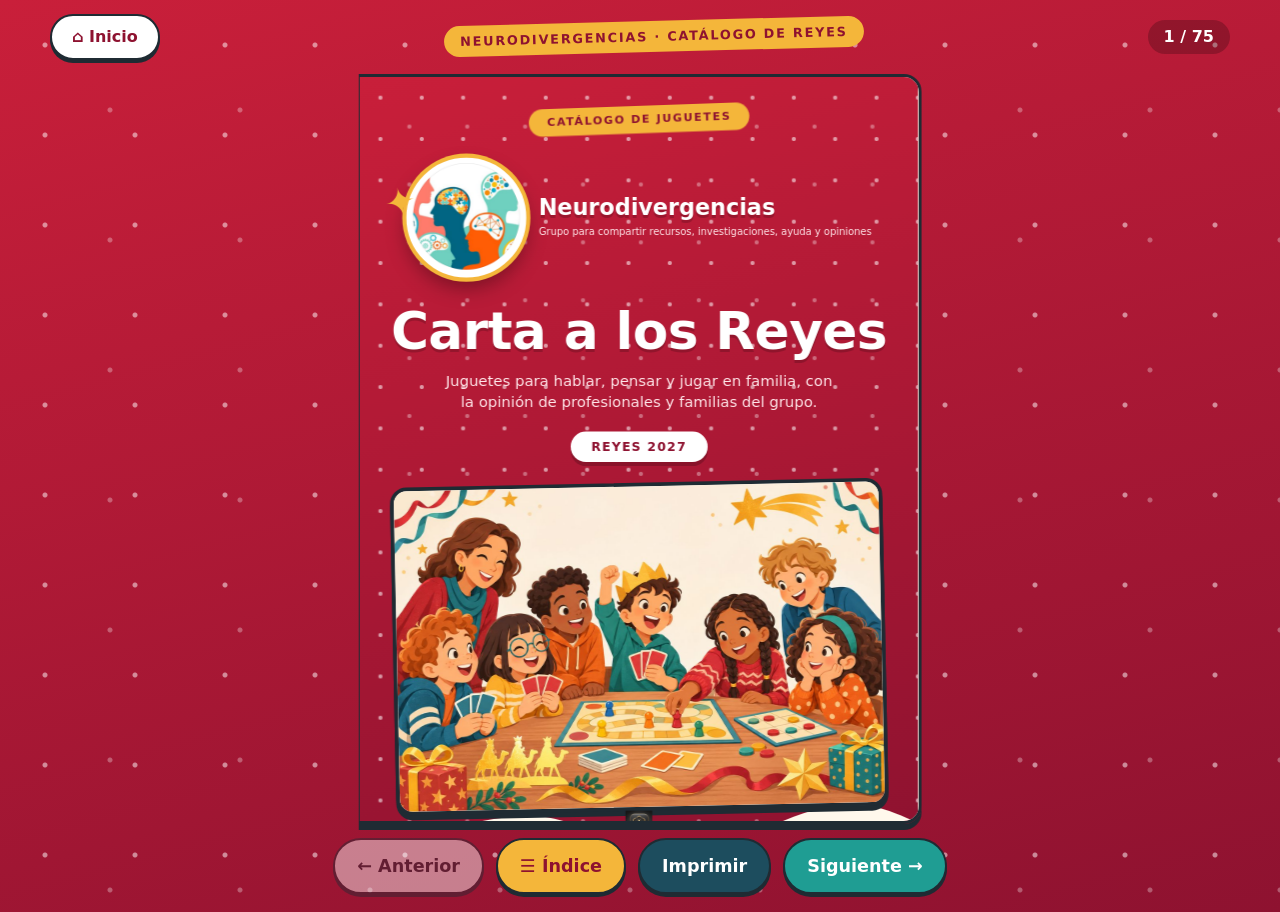
<file: catalogo.html>
<!doctype html>
<html lang="es">
<head>
<meta charset="utf-8">
<meta name="viewport" content="width=device-width, initial-scale=1">
<meta name="color-scheme" content="light">
<title>Catálogo de Reyes Neurodivergencias</title>
<meta name="description" content="Catálogo en formato revista con los juguetes del grupo Neurodivergencias: precio orientativo, qué trabaja cada uno y lo que votan los profesionales. Se hojea en pantalla y se imprime.">
<!-- BORRADOR LOCAL. No publicado.
     Catálogo en revista: una doble página por juguete en pantalla ancha, una página por juguete en el móvil.
     Comparte estilos.css, juegos.js con las otras dos páginas. Al imprimir sale una hoja A4 apaisada por cada doble página. -->
<link rel="stylesheet" href="estilos.css">
<link rel="stylesheet" href="catalogo-aspecto.css">
<style>
  /* MECÁNICA del catálogo: tamaños, pasar hoja e impresión. El aspecto (colores, letras, adornos) está en catalogo-aspecto.css. */
  body { margin: 0; }
  .c-sala { min-height: 100dvh; display: flex; flex-direction: column; align-items: center; gap: 14px; padding: 14px 16px 18px; box-sizing: border-box; overflow-x: hidden; }
  .c-barra { width: min(1180px, 100%); display: flex; flex-wrap: wrap; align-items: center; justify-content: space-between; gap: 8px 14px; }
  .c-enlaces { display: flex; flex-wrap: wrap; gap: 6px 16px; }
  .c-mandos { width: min(1180px, 100%); display: flex; align-items: center; justify-content: center; gap: 12px; flex-wrap: wrap; }

  /* Libro: dos lados de proporción 3:4 (pantalla ancha) o uno solo (móvil) */
  .c-libro { --pw: min(calc((100dvh - 150px) * .75), 585px, calc((100vw - 44px) / 2)); --alto: calc(var(--pw) / .75); --dur: .85s;
    display: flex; justify-content: center; max-width: 100%; perspective: 2600px; touch-action: pan-y; user-select: none; -webkit-user-select: none; }
  .c-libro-int { position: relative; display: flex; width: calc(var(--pw) * 2); height: var(--alto); transition: transform var(--dur) cubic-bezier(.45, .05, .25, 1); transform-style: preserve-3d; }
  .c-libro.c-cerrado-der .c-libro-int { transform: translateX(calc(var(--pw) * -.5)); }
  .c-libro.c-cerrado-izq .c-libro-int { transform: translateX(calc(var(--pw) * .5)); }
  .c-lado { position: relative; width: var(--pw); height: var(--alto); flex: none; }
  .c-pagina { position: relative; width: 100%; height: 100%; overflow: hidden; container-type: inline-size; }
  .c-interior { position: absolute; inset: 0; overflow-y: auto; overflow-x: hidden; }
  .c-vacio { visibility: hidden; }

  /* Zonas de los bordes: tocar el borde de una página pasa la hoja */
  .c-borde { position: absolute; top: 0; bottom: 0; width: 13%; z-index: 4; cursor: pointer; opacity: 0; transition: opacity .2s; }
  .c-borde.c-borde-sig { right: 0; background: linear-gradient(270deg, rgba(0,0,0,.16), transparent); }
  .c-borde.c-borde-ant { left: 0; background: linear-gradient(90deg, rgba(0,0,0,.16), transparent); }
  .c-borde:hover { opacity: 1; }

  /* Hoja que gira alrededor del lomo */
  .c-hoja-giro { position: absolute; top: 0; width: var(--pw); height: var(--alto); transform-style: preserve-3d; z-index: 6; transition: transform var(--dur) cubic-bezier(.45, .05, .25, 1), opacity var(--dur) ease; pointer-events: none; }
  .c-hoja-giro.c-der { left: var(--pw); transform-origin: left center; }
  .c-hoja-giro.c-izq { left: 0; transform-origin: right center; }
  .c-hoja-giro.c-der.c-fin { transform: rotateY(-180deg); }
  .c-hoja-giro.c-izq.c-fin { transform: rotateY(180deg); }
  .c-cara { position: absolute; inset: 0; backface-visibility: hidden; -webkit-backface-visibility: hidden; overflow: hidden; }
  .c-cara.c-dorso { transform: rotateY(180deg); }
  .c-cara::after { content: ""; position: absolute; inset: 0; pointer-events: none; opacity: 0; }
  .c-hoja-giro.c-der .c-frente::after, .c-hoja-giro.c-izq .c-dorso::after { background: linear-gradient(90deg, rgba(40,15,10,.45), transparent 70%); animation: c-sombra var(--dur) ease both; }
  .c-hoja-giro.c-izq .c-frente::after, .c-hoja-giro.c-der .c-dorso::after { background: linear-gradient(270deg, rgba(40,15,10,.45), transparent 70%); animation: c-sombra var(--dur) ease both; }
  @keyframes c-sombra { 0%, 100% { opacity: 0; } 50% { opacity: 1; } }
  .c-hoja-giro .c-pagina { box-shadow: none; }

  /* Móvil: una página que se despega por el lomo izquierdo */
  .c-libro.c-solo .c-libro-int { width: var(--pw); }
  .c-hoja-giro.c-solo-hoja { left: 0; width: var(--pw); transform-origin: left center; }
  .c-hoja-giro.c-sale.c-fin { transform: rotateY(-105deg); opacity: 0; }
  .c-hoja-giro.c-entra { transform: rotateY(-105deg); opacity: 0; }
  .c-hoja-giro.c-entra.c-fin { transform: none; opacity: 1; }
  @media (prefers-reduced-motion: reduce) { .c-libro { --dur: .01s; } .c-cara::after { animation: none !important; } }

  @media screen and (max-width: 899px) {
    html, body { height: 100%; overflow: hidden; }
    .c-sala { height: 100%; min-height: 0; padding: 6px 10px 8px; gap: 6px; overflow: hidden; }
    .c-barra { flex: none; }
    .c-enlaces, .c-ayuda { display: none; }
    .c-libro { --pw: 100%; --alto: 100%; flex: 1 1 0; min-height: 0; width: 100%; }
    .c-libro-int { width: 100%; max-width: 560px; height: 100%; }
    .c-lado { width: 100%; height: 100%; }
    .c-hoja-giro, .c-hoja-giro.c-solo-hoja { width: 100%; height: 100%; }
    .c-mandos { flex: none; flex-wrap: nowrap; gap: 8px; width: 100%; max-width: 560px; }
    .c-mandos button { flex: 1 1 0; min-width: 0; white-space: nowrap; }
    .c-mandos .c-cuenta { flex: none; }
  }

  /* Impresión: una hoja A4 apaisada por cada doble página */
  #impresion { display: none; }
  #impresion.c-midiendo { display: block; position: absolute; left: -99999px; top: 0; width: 297mm; }
  #impresion.c-midiendo .c-hoja { width: 297mm; height: 210mm; display: flex; justify-content: center; overflow: hidden; }
  #impresion.c-midiendo .c-pagina { width: 148.5mm; height: 210mm; }
  #impresion.c-midiendo .c-interior { position: static; height: 100%; overflow: hidden; }
  .c-interior > .c-pag { transform-origin: 0 0; }
  @page { size: A4 landscape; margin: 0; }
  @media print {
    html, body { height: auto !important; overflow: visible !important; }
    body { background: #fff; }
    .c-sala { display: none !important; }
    #impresion, #impresion * { visibility: visible; }   /* estilos.css oculta todo al imprimir salvo la carta */
    #impresion { display: block; }
    .c-hoja { width: 297mm; height: 210mm; display: flex; justify-content: center; page-break-after: always; break-after: page; overflow: hidden; background: #fff; }
    .c-hoja:last-child { page-break-after: auto; break-after: auto; }
    .c-hoja .c-pagina { width: 148.5mm; height: 210mm; box-shadow: none; border-radius: 0; overflow: hidden; }
    .c-hoja.c-una { justify-content: flex-start; }
    .c-hoja.c-una.c-primera { justify-content: flex-end; }
    .c-hoja .c-interior { position: static; overflow: hidden; height: 100%; }
    .c-hoja .c-pag { --t: 3.1cqw; min-height: 210mm; }
    .c-pag, .c-pag * { -webkit-print-color-adjust: exact; print-color-adjust: exact; }
    a { text-decoration: none; }
  }
  @media screen {
  /* Vista de las hojas en pantalla (#hojas): las mismas reglas que al imprimir, para revisarlas sin imprimir */
  html.c-modo-hojas body { background: #777; margin: 0; overflow: auto; height: auto; }
  html.c-modo-hojas .c-sala { display: none !important; }
  html.c-modo-hojas #impresion { display: block; }
  html.c-modo-hojas .c-hoja { width: 297mm; height: 210mm; display: flex; justify-content: center; overflow: hidden; background: #fff; margin: 0 auto 12px; }
  html.c-modo-hojas .c-hoja .c-pagina { width: 148.5mm; height: 210mm; box-shadow: none; border-radius: 0; overflow: hidden; }
  html.c-modo-hojas .c-hoja.c-una { justify-content: flex-start; }
  html.c-modo-hojas .c-hoja.c-una.c-primera { justify-content: flex-end; }
  html.c-modo-hojas .c-hoja .c-interior { position: static; overflow: hidden; height: 100%; }
  html.c-modo-hojas .c-hoja .c-pag { --t: 3.1cqw; min-height: 210mm; }
  }
</style>
</head>
<body>

<div class="c-sala">
  <div class="c-barra">
    <a class="c-boton-inicio" id="irInicio" href="inicio.html">&#8962; Inicio</a>
    <span class="c-titulo">Neurodivergencias · Catálogo de Reyes</span>
    <span class="c-cuenta" id="cuenta"></span>
  </div>
  <div id="libro" class="c-libro"></div>
  <div class="c-mandos">
    <button type="button" id="ant" aria-label="Página anterior">&larr; Anterior</button>
    <button type="button" id="indice" class="c-mando-indice" aria-label="Ir al índice">&#9776; Índice</button>
    <button type="button" id="imprimir" class="c-mando-imprimir" hidden>Imprimir</button>
    <a id="imprimirPdf" class="c-mando-imprimir" target="_blank" rel="noopener" hidden>Imprimir</a>
    <button type="button" id="sig" aria-label="Página siguiente">Siguiente &rarr;</button>
  </div>
</div>

<div id="impresion" aria-hidden="true"></div>

<script src="medir.js"></script>
<script src="juegos.js"></script>
<script>
  var canalParam = new URLSearchParams(location.search).get('c') || '';
  var SKOOL = 'https://www.skool.com/logopedia-7339';
  var GRUPO_LOGO = 'assets/grupo-neurodivergencias.png';
  var COLMENIA_LOGO = 'assets/colmenia-logo.webp';

  function esc(s) { return String(s == null ? '' : s).replace(/[&<>"]/g, function (c) { return { '&': '&amp;', '<': '&lt;', '>': '&gt;', '"': '&quot;' }[c]; }); }
  function folio(n, texto) {
    return '<div class="c-folio"><span>' + esc(texto || 'Neurodivergencias · Reyes') + '</span><span>' + (n ? n : '') + '</span></div>';
  }

  // Resumen de votos en una línea por tipo, apto para una página impresa.
  function votosResumen(j) {
    var v = VOTOS[j.n];
    if (!v || !v.votantes) return '<p class="vacio">Aún nadie ha votado. Los profesionales del grupo lo van sumando.</p>';
    function linea(tipo, titulo) {
      var cl = v[tipo] || {}, ks = Object.keys(cl).sort(function (a, b) { return cl[b] - cl[a]; }).slice(0, 5);
      if (!ks.length) return '';
      return '<p><strong>' + titulo + ':</strong> ' + ks.map(function (k) {
        var n = cl[k];
        return esc(etiquetaDe(listaDe(tipo), k)) + ' (' + (n >= UMBRAL_VALIDADO ? '<b>' + n + ' · validada</b>' : n) + ')';
      }).join(', ') + '.</p>';
    }
    return '<p>' + v.votantes + (v.votantes === 1 ? ' profesional ha votado' : ' profesionales han votado') + '. Con ' + UMBRAL_VALIDADO + ' votos, la etiqueta queda validada.</p>' +
      linea('perfil', 'Diagnósticos') + linea('habilidad', 'Habilidades');
  }

  // ---- Páginas sueltas ----------------------------------------------------
  function paginaPortada() {
    return '<div class="c-pag c-portada">' +
      '<span class="c-sello" style="align-self:center">Catálogo de juguetes</span>' +
      '<div class="c-cabeza-grupo"><img src="' + GRUPO_LOGO + '" alt="Logo del grupo Neurodivergencias">' +
        '<div><strong>Neurodivergencias</strong><span>Grupo para compartir recursos, investigaciones, ayuda y opiniones</span></div></div>' +
      '<h1>Carta a los Reyes</h1>' +
      '<p class="c-sub">Juguetes para hablar, pensar y jugar en familia, con la opinión de profesionales y familias del grupo.</p>' +
      '<p class="c-reyes">Reyes 2027</p>' +
      '<div class="c-escena-portada"><img src="assets/escena-portada.jpg" alt="Ilustración de niños, niñas y un adulto jugando juntos a juegos de mesa y de cartas"></div>' +
      '<div class="c-folio" style="justify-content:center"><img src="' + COLMENIA_LOGO + '" alt="ColmenIA"></div></div>';
  }
  function paginaBienvenida(n) {
    return '<div class="c-pag"><div class="c-texto">' +
      '<h2>Bienvenida</h2>' +
      '<p>Aquí está lo que ha pasado por las manos de las familias y los profesionales del grupo: cada juguete, con su rango de precio, lo que trabaja y lo que votan los profesionales.</p>' +
      '<p>Las etiquetas de diagnóstico «Sugerido» las propone el equipo según lo que pide el juego y todavía no están validadas. Cuando tres profesionales votan una etiqueta, queda validada.</p>' +
      '<p class="c-aviso">Los precios son rangos orientativos vistos en Amazon.es el ' + PRECIO_FECHA + '. Cambian con las ofertas: compruébalos en la tienda. Edad y jugadores también son orientativos. Nada de esto sustituye la valoración de un especialista.</p>' +
      '<a class="c-boton c-boton-fam" href="familias.html">Hacer mi carta a los Reyes</a>' +
      '<a class="c-boton c-boton-prof" href="index.html">Soy profesional: votar y comentar</a>' +
      '</div>' + folio(n) + '</div>';
  }
  function paginaIndice(n, entradas, temas) {
    function enlace(e, clase, extra) {
      return '<a class="' + clase + '" href="#pagina-' + e.vista + '" data-vista="' + e.vista + '"' + (extra || '') + '><span class="c-nom">' + esc(e.nombre) + '</span><span class="c-pg">' + e.pg + '</span></a>';
    }
    return '<div class="c-pag"><div class="c-texto"><h2>En este número</h2>' +
      '<h3 class="c-sub-indice">Por áreas</h3><div class="c-botones-tema">' +
        temas.map(function (e) { return enlace(e, 'c-btn-tema', ' style="--tema:' + e.color + '"'); }).join('') + '</div>' +
      '<h3 class="c-sub-indice">Juguete a juguete</h3><div class="c-botones-juego">' +
        entradas.map(function (e) { return enlace(e, 'c-btn-juego'); }).join('') + '</div></div>' + folio(n) + '</div>';
  }
  function paginaFinal() {
    return '<div class="c-pag c-final"><div class="c-texto">' +
      '<h2>¿Seguimos aprendiendo juntos?</h2>' +
      '<p>Si quieres seguir aprendiendo y compartiendo con más profesionales, entra en la comunidad de logopedia e IA.</p>' +
      '<a class="c-boton-skool" href="' + SKOOL + '">Entrar a la comunidad</a>' +
      '<a class="c-boton c-boton-fam" href="familias.html">Hacer mi carta a los Reyes</a>' +
      '<p class="c-pie-aviso" style="margin-top:5cqw">¿Falta un juguete? Cuéntanoslo en el grupo y lo estudiamos.</p>' +
      '</div><div class="c-folio"><img src="' + COLMENIA_LOGO + '" alt="ColmenIA"></div></div>';
  }

  // ---- Páginas de cada juguete ---------------------------------------------
  // Ideas generales para jugar en casa: salen de la habilidad y del tipo de juego, no de una pauta clínica.
  var IDEAS_HAB = {
    lenguaje: 'Antes de empezar, nombrad juntos las palabras o las cartas. Al acabar, pídele que cuente cómo ha ganado.',
    atencion: 'Elegid un sitio sin pantallas ni ruido y haced una ronda de prueba más corta de lo normal.',
    razonamiento: 'Deja que piense un rato antes de ayudar y pregúntale después qué ha probado y qué cambiaría.',
    espacial: 'Empezad por los retos más fáciles y subid poco a poco. Girar las piezas con las manos ayuda a verlo.',
    motricidad: 'Jugad sin prisa: primero se prueba el pulso y después se compite. Celebrad cada pieza que se queda en su sitio.',
    creatividad: 'Cada uno propone una construcción o un montaje y se lo cuenta a los demás antes de empezar.',
    memoria: 'Repasad juntos lo que ha pasado en la ronda anterior antes de pasar a la siguiente.',
    turnos: 'Decid en voz alta de quién es el turno y esperad con una señal acordada. Ganar y perder se comenta sin comparar.',
    calculo: 'Contad en voz alta y dejad a mano papel y lápiz. Sin prisas ni cronómetro.'
  };
  var IDEAS_TIPO = {
    cartas: 'Leed las reglas juntos y haced una ronda de prueba sin puntuar.',
    mesa: 'Dejad el tablero a la vista y repasad los pasos de un turno antes de la primera partida.',
    palabras: 'Si una palabra se atasca, se puede pasar o pedir una pista: lo importante es seguir jugando.',
    pensar: 'Las partidas cortas funcionan mejor: parad cuando aún haya ganas de una más.',
    construir: 'Dejad que explore las piezas un rato antes de seguir las instrucciones.'
  };
  var IDEAS_GENERALES = [
    'Una partida corta de 10 a 15 minutos es mejor que una larga. Parad cuando aún haya ganas de más.',
    'Si un día no apetece, se guarda y se prueba otro. Jugar no es una tarea.',
    'Que elija él o ella a qué jugar de vez en cuando también suma.'
  ];
  function ideasDe(j, i) {
    var l = [], hab = (j.habilidades || [])[0], tipo = (j.cats || [])[0];
    if (hab && IDEAS_HAB[hab]) l.push(IDEAS_HAB[hab]);
    if (tipo && IDEAS_TIPO[tipo]) l.push(IDEAS_TIPO[tipo]);
    if (l.length < 3) l.push(IDEAS_GENERALES[i % IDEAS_GENERALES.length]);
    return l.slice(0, 3);
  }
  // Juegos parecidos: comparten tipo o habilidad.
  function parecidosDe(j, i) {
    return JUEGOS.map(function (o, k) {
      if (k === i) return null;
      var p = 0;
      (o.cats || []).forEach(function (c) { if ((j.cats || []).indexOf(c) !== -1) p += 1; });
      (o.habilidades || []).forEach(function (h) { if ((j.habilidades || []).indexOf(h) !== -1) p += 2; });
      return { k: k, p: p };
    }).filter(Boolean).sort(function (a, b) { return b.p - a.p || a.k - b.k; }).slice(0, 2).map(function (x) { return x.k; });
  }
  // Áreas del catálogo: cada juguete va en la que corresponde a su etiqueta; hasta 10 juguetes por página.
  var AREAS = [
    { k: 'palabras', corto: 'Palabras y preguntas', titulo: 'Para hablar y jugar con palabras', color: '#1f9d93', etiquetas: ['Palabras', 'Preguntas'] },
    { k: 'cartas', corto: 'Cartas para reír en familia', titulo: 'Para reír juntos en familia', color: '#e4672c', etiquetas: ['Cartas'] },
    { k: 'pensar', corto: 'Pensar y números', titulo: 'Para pensar, contar y resolver', color: '#1d4d5e', etiquetas: ['Pensar', 'Números'] },
    { k: 'mesa', corto: 'Mesa y construir', titulo: 'Para construir y mover las manos', color: '#4a9d3f', etiquetas: ['Mesa', 'Construir'] },
    { k: 'emociones', corto: 'Emociones y sensorial', titulo: 'Para sentir, tocar y explorar', color: '#c2478a', etiquetas: ['Emociones', 'Sensorial'] }
  ];
  var POR_PAGINA = 10;
  // Reparte los juguetes en páginas por área y calcula el número de página y de vista de cada cosa.
  // Ancho: portada 0, bienvenida+índice 1, áreas (2 páginas por vista), fichas (1 vista cada una). Móvil: 1 página por vista.
  function plan(esAncha) {
    var grupos = AREAS.map(function () { return []; }), paginas = [], hueco = AREAS.length - 2;
    JUEGOS.forEach(function (j, k) {
      var a = hueco;
      AREAS.forEach(function (ar, t) { if (ar.etiquetas.indexOf(j.etiqueta) !== -1) a = t; });
      grupos[a].push(k);
    });
    grupos.forEach(function (g, t) {
      if (!g.length) return;
      var np = Math.ceil(g.length / POR_PAGINA), por = Math.ceil(g.length / np);
      for (var p = 0; p < np; p++) paginas.push({ t: t, parte: p + 1, de: np, ks: g.slice(p * por, (p + 1) * por) });
    });
    var relleno = paginas.length % 2 === 1, total = paginas.length + (relleno ? 1 : 0);
    var primeraFicha = 4 + total;
    return {
      paginas: paginas, relleno: relleno, total: total,
      vistaPag: function (q) { return esAncha ? 2 + Math.floor(q / 2) : 3 + q; },
      vistaFicha: function (k) { return esAncha ? 2 + total / 2 + k : 3 + paginas.length + 2 * k; },
      pgFicha: function (k) { return primeraFicha + 2 * k; }
    };
  }
  function primeraPaginaDe(P, t) { for (var q = 0; q < P.paginas.length; q++) if (P.paginas[q].t === t) return q; return -1; }
  function indiceJuego(nombre) { for (var k = 0; k < JUEGOS.length; k++) if (JUEGOS[k].n === nombre) return k; return -1; }

  function vistaDe(k, esAncha) { return plan(esAncha).vistaFicha(k); }

  function tile(k, esAncha, largo) {
    var j = JUEGOS[k], v = vistaDe(k, esAncha);
    var dentro = j.foto ? '<img src="' + j.foto + '" alt="' + esc(j.n) + '">' : ilustracion(j.motivo, j.color);
    var resumen = largo && j.desc ? '<span class="c-tile-resumen">' + esc(j.desc.split('. ')[0].replace(/\.$/, '')) + '.</span>' : '';
    return '<a class="c-tile" href="#pagina-' + v + '" data-vista="' + v + '">' +
      '<span class="c-tile-foto" style="background:' + (j.foto ? '#fff' : j.color) + '">' + dentro + (j.edad ? '<i class="c-tile-edad">' + j.edad + '+</i>' : '') + '</span>' +
      '<b>' + esc(j.n) + '</b>' + resumen +
      '<span class="c-tile-meta"><em>' + esc(j.precio || 'Precio por confirmar') + '</em>' + (largo ? '<u>Ver ficha →</u>' : '') + '</span></a>';
  }
  function paginaArea(n, pg, esAncha) {
    var ar = AREAS[pg.t], l = pg.ks.map(function (k) { return tile(k, esAncha, false); });
    return '<div class="c-pag c-pag-tema" style="--tema:' + ar.color + '"><div class="c-texto c-texto-corto"><div class="c-kicker c-kicker-tema">' +
      esc(ar.corto) + (pg.de > 1 ? ' · ' + pg.parte + ' de ' + pg.de : '') + '</div><h2>' + esc(ar.titulo) + '</h2></div>' +
      '<div class="c-tiles c-tiles-area">' + l.join('') + '</div>' + folio(n) + '</div>';
  }
  function paginaRelleno(n) {
    return '<div class="c-pag"><div class="c-texto"><div class="c-kicker">Neurodivergencias · Reyes</div><h2>¿Echas algo en falta?</h2>' +
      '<p>El catálogo crece con lo que nos cuentan los profesionales y las familias del grupo. Si quieres un juguete que no está, cuéntanoslo y lo estudiamos.</p>' +
      '<a class="c-boton c-boton-fam" href="familias.html">Hacer mi carta a los Reyes</a></div>' + folio(n) + '</div>';
  }

  function fotoDe(j, n, i) {
    var dentro = j.foto ? '<img src="' + j.foto + '" alt="' + esc(j.n) + '">' : ilustracion(j.motivo, j.color);
    var edad = j.edad ? '<div class="c-edad">' + j.edad + '+<small>años</small></div>' : '';
    var precio = j.precio
      ? '<div class="c-sello-precio"><small>Desde</small>' + esc(j.precio.split('–')[0]).replace(/\s*€$/, '') + ' €<small style="margin-top:.6cqw">hasta ' + esc((j.precio.split('–')[1] || '').trim()) + '</small></div>'
      : '<div class="c-sello-precio c-sin">Precio por confirmar</div>';
    var hab = (j.habilidades || [])[0];
    var ficha = '<div class="c-ficha">' +
      '<div><small>Edad</small><b>' + (j.edad ? 'Desde ' + j.edad + ' años' : 'Por confirmar') + '</b></div>' +
      '<div><small>' + (/jugador/i.test(j.jug || '') ? 'Jugadores' : 'Contiene') + '</small><b>' + esc((j.jug || 'Por confirmar').replace(/\s*jugadores?$/i, '')) + '</b></div>' +
      '<div><small>Tipo</small><b>' + esc(j.etiqueta) + '</b></div>' +
      '<div><small>Trabaja</small><b>' + esc(hab ? etiquetaDe(HABILIDADES, hab) : 'Pasarlo bien') + '</b></div></div>';
    var ideas = '<div class="c-ideas"><h3>Ideas para jugar en casa</h3><ul>' +
      ideasDe(j, i || 0).map(function (t) { return '<li>' + esc(t) + '</li>'; }).join('') + '</ul></div>';
    return '<div class="c-pag c-pag-foto"><div class="c-foto" style="background:' + (j.foto ? '#fff' : j.color) + '">' + dentro +
      '<span class="c-cinta">' + esc(j.etiqueta) + '</span>' + insigniaNuevo(j).replace('class="nuevo"','class="nuevo c-nuevo"') + edad + precio + '</div>' +
      ficha + ideas + (n === false ? '' : folio(n)) + '</div>';
  }
  function datosDe(j, n, i, esAncha) {
    var opiniones = j.opiniones.length
      ? j.opiniones.slice(0, 2).map(function (t) { return '<p>' + esc(t) + '</p>'; }).join('')
      : '<p class="vacio">Los profesionales del grupo están preparando sus comentarios.</p>';
    var tienda = j.url
      ? '<a class="c-comprar" href="' + j.url + '" rel="noopener">Ver en Amazon</a>'
      : '<span class="c-comprar c-sin">Aún no tenemos enlace</span>';
    var parecidos = parecidosDe(j, i).map(function (k) {
      var o = JUEGOS[k], v = vistaDe(k, esAncha);
      return '<a class="c-btn-parecido" href="#pagina-' + v + '" data-vista="' + v + '"><span>' + esc(o.n) + '</span><em>' + esc(o.precio || 'precio por confirmar') + '</em></a>';
    }).join('');
    return '<div class="c-pag c-pag-datos"><div class="c-datos">' +
      '<div class="c-kicker">' + esc(j.etiqueta) + '</div><h2>' + esc(j.n) + '</h2>' +
      '<div class="c-hechos">' + precioHtml(j) +
        (j.jug ? '<span>' + esc(j.jug) + '</span>' : '') + (j.edad ? '<span>desde ' + j.edad + ' años</span>' : '') + '</div>' +
      '<div class="c-hechos">' + pastillas(j) + '</div>' +
      '<div class="c-seccion c-s-juego"><h3>El juego</h3>' +
        (j.area ? '<p><strong>Trabaja:</strong> ' + esc(j.area) + '.</p>' : '<p>Para pasarlo bien en familia.</p>') +
        (j.desc ? '<p>' + esc(j.desc) + '</p>' : '<p class="vacio">Ficha en preparación.</p>') + porqueHtml(j) + '</div>' +
      ((!j.opiniones.length && !(VOTOS[j.n] && VOTOS[j.n].votantes))
        ? '<div class="c-seccion c-s-opinan"><h3>Opiniones y votos</h3><p class="vacio">Aún no hay comentarios ni votos. Los profesionales y las familias del grupo lo van sumando.</p></div>'
        : '<div class="c-seccion c-s-opinan"><h3>Opinan profesionales y familias</h3>' + opiniones + '</div>' +
          '<div class="c-seccion c-s-votos"><h3>Lo que votan los profesionales</h3><div class="c-votos">' + votosResumen(j) + '</div></div>') +
      tienda +
      '<div class="c-parecidos"><h3>También te puede gustar</h3><div class="c-botones-parecidos">' + parecidos + '</div></div>' +
      '</div>' + folio(n) + '</div>';
  }

  // ---- Montaje de las vistas ------------------------------------------------
  // Cada vista es una lista de páginas: 1 (portada, final) o 2 (doble página) en pantalla ancha; siempre 1 en el móvil.
  function ancha() { return !!(window.matchMedia && window.matchMedia('(min-width: 900px)').matches); }

  function construirVistas(esAncha) {
    var vistas = [], P = plan(esAncha);
    // Páginas del libro: portada 1, bienvenida 2, índice 3, áreas desde la 4, después los juguetes (2 páginas cada uno), contraportada.
    var entradas = JUEGOS.map(function (j, i) { return { nombre: j.n, precio: j.precio || 'por confirmar', pg: P.pgFicha(i), vista: P.vistaFicha(i) }; });
    var temas = [];
    AREAS.forEach(function (ar, t) { var q = primeraPaginaDe(P, t); if (q !== -1) temas.push({ nombre: ar.corto, color: ar.color, pg: 4 + q, vista: P.vistaPag(q) }); });
    var pgsArea = P.paginas.map(function (pg, q) { return paginaArea(4 + q, pg, esAncha); });
    vistas.push([paginaPortada()]);
    if (esAncha) {
      vistas.push([paginaBienvenida(2), paginaIndice(3, entradas, temas)]);
      if (P.relleno) pgsArea.push(paginaRelleno(4 + P.paginas.length));
      for (var q = 0; q < pgsArea.length; q += 2) vistas.push([pgsArea[q], pgsArea[q + 1]]);
      JUEGOS.forEach(function (j, i) { vistas.push([fotoDe(j, P.pgFicha(i), i), datosDe(j, P.pgFicha(i) + 1, i, true)]); });
    } else {
      vistas.push([paginaBienvenida(2)]);
      vistas.push([paginaIndice(3, entradas, temas)]);
      pgsArea.forEach(function (p) { vistas.push([p]); });
      JUEGOS.forEach(function (j, i) { vistas.push([fotoDe(j, P.pgFicha(i), i)]); vistas.push([datosDe(j, P.pgFicha(i) + 1, i, false)]); });
    }
    vistas.push([paginaFinal()]);
    return vistas;
  }

  // ---- Libro: vistas y pasar hoja -------------------------------------------
  // Ancho: cada vista es {izq, der} (la portada solo tiene der, la contraportada solo izq). Móvil: {solo}.
  var libro = document.getElementById('libro');
  var paginas = [], actual = 0, esAncha = ancha(), girando = false, temporizador = null;

  function aVistas(listas, ancho) {
    return listas.map(function (v, i) {
      if (!ancho) return { solo: v[0] };
      if (v.length === 2) return { izq: v[0], der: v[1] };
      return i === 0 ? { izq: null, der: v[0] } : { izq: v[0], der: null };
    });
  }
  function pagina(h) { return '<div class="c-pagina"><div class="c-interior">' + h + '</div></div>'; }
  function lado(h, zona) {
    return '<div class="c-lado' + (h ? '' : ' c-vacio') + '">' + (h ? pagina(h) : '') +
      (zona && h ? '<span class="c-borde c-borde-' + zona + '" data-ir="' + (zona === 'sig' ? 1 : -1) + '" aria-hidden="true"></span>' : '') + '</div>';
  }
  function cara(h, clase) { return '<div class="c-cara ' + clase + '">' + (h ? pagina(h) : '') + '</div>'; }
  function sinAnimacion() {
    if (window.CATALOGO_SIN_ANIMACION) return true;
    return !!(window.matchMedia && window.matchMedia('(prefers-reduced-motion: reduce)').matches);
  }

  function clasesLibro() {
    var c = 'c-libro ' + (esAncha ? 'c-doble' : 'c-solo');
    if (esAncha && actual === 0) c += ' c-cerrado-der';
    if (esAncha && actual === paginas.length - 1) c += ' c-cerrado-izq';
    return c;
  }
  function marcador() {
    document.getElementById('ant').disabled = actual === 0;
    document.getElementById('sig').disabled = actual === paginas.length - 1;
    document.getElementById('cuenta').textContent = (actual + 1) + ' / ' + paginas.length;
    try { if (history.replaceState) history.replaceState(null, '', '#pagina-' + actual); } catch (e) {}
  }
  // Si el contenido de una página no cabe, se reduce todo a la vez (hasta un 74 %) para no tener que desplazarse.
  function ajustar(raiz) {
    [].forEach.call(raiz.querySelectorAll('.c-interior'), function (int) {
      var pag = int.firstElementChild;
      if (!pag || !int.clientHeight) return;
      var opcionales = [].slice.call(pag.querySelectorAll('.c-parecidos, .c-ideas'));
      opcionales.forEach(function (o) { o.style.display = ''; });
      var H = int.clientHeight, k = 1;
      function reducir() {
        pag.style.width = ''; pag.style.minHeight = ''; pag.style.transform = ''; k = 1;
        for (var n = 0; n < 4; n++) {
          var visible = pag.scrollHeight * k;
          if (visible <= H + 1 && n === 0) break;
          var nk = Math.max(0.74, k * H / visible);
          if (Math.abs(nk - k) < 0.004) break;
          k = nk;
          pag.style.width = (100 / k) + '%'; pag.style.minHeight = (100 / k) + '%'; pag.style.transform = 'scale(' + k + ')';
        }
      }
      reducir();
      // Si aun así no cabe (pantalla muy baja), se quitan primero los bloques opcionales: parecidos, luego ideas.
      while (pag.scrollHeight * k > H + 2 && opcionales.length) { opcionales.pop().style.display = 'none'; reducir(); }
      int.style.overflowY = (pag.scrollHeight * k > H + 2) ? 'auto' : 'hidden';
    });
  }
  var pendienteAjuste = null;
  function ajustarLuego() { clearTimeout(pendienteAjuste); pendienteAjuste = setTimeout(function () { ajustar(libro); }, 60); }

  // Vista fija, sin movimiento.
  function pintar() {
    var v = paginas[actual];
    libro.className = clasesLibro();
    libro.innerHTML = '<div class="c-libro-int">' + (esAncha ? lado(v.izq, 'ant') + lado(v.der, 'sig') : lado(v.solo)) + '</div>';
    marcador();
    ajustar(libro);
  }

  // Pasa la hoja hacia una vista vecina con animación; si no hay animación, cambia sin más.
  function ir(n) {
    n = Math.max(0, Math.min(paginas.length - 1, n));
    if (n === actual || girando) return;
    var adelante = n > actual, vieja = paginas[actual], nueva = paginas[n];
    if (sinAnimacion() || Math.abs(n - actual) > 1) { actual = n; pintar(); return; }
    girando = true;
    var nuevoActual = n, interior, hoja = document.createElement('div');
    if (esAncha) {
      var izq = adelante ? vieja.izq : nueva.izq, der = adelante ? nueva.der : vieja.der;
      interior = libro.querySelector('.c-libro-int');
      interior.innerHTML = lado(izq) + lado(der);
      hoja.className = 'c-hoja-giro ' + (adelante ? 'c-der' : 'c-izq');
      hoja.innerHTML = cara(adelante ? vieja.der : vieja.izq, 'c-frente') + cara(adelante ? nueva.izq : nueva.der, 'c-dorso');
    } else {
      interior = libro.querySelector('.c-libro-int');
      interior.innerHTML = lado(adelante ? nueva.solo : vieja.solo);
      hoja.className = 'c-hoja-giro c-solo-hoja ' + (adelante ? 'c-sale' : 'c-entra');
      hoja.innerHTML = cara(adelante ? vieja.solo : nueva.solo, 'c-frente');
    }
    interior.appendChild(hoja);
    ajustar(libro);
    // El libro se centra o se abre mientras gira
    actual = nuevoActual;
    libro.className = clasesLibro();
    marcador();
    void hoja.offsetWidth;               // fija el punto de partida antes de animar
    (window.requestAnimationFrame || function (f) { setTimeout(f, 30); })(function () { hoja.classList.add('c-fin'); });
    var fin = function () { if (!girando) return; girando = false; clearTimeout(temporizador); pintar(); };
    hoja.addEventListener('transitionend', function (e) { if (e.target === hoja && e.propertyName === 'transform') fin(); });
    temporizador = setTimeout(fin, 1100);
  }

  function reconstruir() {
    esAncha = ancha();
    paginas = aVistas(construirVistas(esAncha), esAncha);
    actual = Math.min(actual, paginas.length - 1);
    girando = false; clearTimeout(temporizador);
    pintar();
  }

  // Impresión: siempre en formato de doble página (A4 apaisado).
  function montarImpresion() {
    var v = construirVistas(true), cont = document.getElementById('impresion');
    cont.innerHTML = v.map(function (hoja, i) {
      return '<div class="c-hoja' + (hoja.length === 1 ? ' c-una' + (i === 0 ? ' c-primera' : '') : '') + '">' +
        hoja.map(pagina).join('') + '</div>';
    }).join('');
    cont.classList.add('c-midiendo'); ajustar(cont); cont.classList.remove('c-midiendo');
  }
  var impresionLista = false;
  function prepararImpresion() { if (!impresionLista) { montarImpresion(); impresionLista = true; } }
  // Espera a que las fotos de las hojas de impresión estén cargadas (máx. 8 s) para que no salgan en blanco.
  function esperarFotos(ms) {
    var imgs = Array.prototype.slice.call(document.querySelectorAll('#impresion img'));
    return Promise.race([
      Promise.all(imgs.map(function (im) {
        return im.complete ? Promise.resolve() : new Promise(function (ok) { im.addEventListener('load', ok); im.addEventListener('error', ok); });
      })),
      new Promise(function (ok) { setTimeout(ok, ms); })
    ]);
  }
  window.addEventListener('beforeprint', prepararImpresion);
  // Se preparan las hojas con antelación para que las fotos ya estén cargadas cuando se abra la impresión (Ctrl+P incluido).
  setTimeout(function () { try { prepararImpresion(); } catch (err) {} }, 1500);
  if (location.hash === '#hojas') { document.documentElement.classList.add('c-modo-hojas'); montarImpresion(); }

  document.getElementById('ant').addEventListener('click', function () { ir(actual - 1); });
  document.getElementById('sig').addEventListener('click', function () { ir(actual + 1); });
  document.getElementById('indice').addEventListener('click', function () { ir(esAncha ? 1 : 2); });
  document.addEventListener('keydown', function (e) {
    if (e.key === 'ArrowRight' || e.key === 'PageDown') { ir(actual + 1); }
    else if (e.key === 'ArrowLeft' || e.key === 'PageUp') { ir(actual - 1); }
  });
  var arrastre = false;
  libro.addEventListener('click', function (e) {
    if (arrastre) { arrastre = false; e.preventDefault(); return; }
    var a = e.target.closest && e.target.closest('a[data-vista]');
    if (a) { e.preventDefault(); ir(Number(a.getAttribute('data-vista'))); return; }
    var b = e.target.closest && e.target.closest('.c-borde');
    if (b) ir(actual + Number(b.getAttribute('data-ir')));
  });
  // Arrastrar o deslizar para pasar la hoja (ratón y dedo)
  var x0 = null, y0 = null;
  libro.addEventListener('pointerdown', function (e) { x0 = e.clientX; y0 = e.clientY; arrastre = false; });
  libro.addEventListener('pointerup', function (e) {
    if (x0 === null) return;
    var dx = e.clientX - x0, dy = e.clientY - y0; x0 = null;
    if (Math.abs(dx) > 60 && Math.abs(dx) > Math.abs(dy) * 1.5) { arrastre = true; ir(actual + (dx < 0 ? 1 : -1)); }
  });
  libro.addEventListener('pointercancel', function () { x0 = null; });
  window.addEventListener('hashchange', function () {
    var m = /^#pagina-(\d+)$/.exec(location.hash);
    if (m && Number(m[1]) !== actual && Number(m[1]) < paginas.length) { actual = Number(m[1]); pintar(); }
  });
  if (window.matchMedia) {
    var mq = window.matchMedia('(min-width: 900px)');
    var cambio = function () { if (ancha() !== esAncha) { actual = 0; reconstruir(); } };
    if (mq.addEventListener) mq.addEventListener('change', cambio); else if (mq.addListener) mq.addListener(cambio);
  }

  // Imprimir: fuera de otra página, imprime las hojas. Dentro de la vista previa de Claude el navegador lo bloquea:
  // allí el botón abre el PDF del catálogo en otra pestaña (PDF_URL se rellena al publicar la vista previa).
  var PDF_URL = '';
  (function () {
    var incrustada = false; try { incrustada = window.self !== window.top; } catch (e) { incrustada = true; }
    var b = document.getElementById('imprimir');
    if (incrustada && PDF_URL) {
      var enlace = document.getElementById('imprimirPdf'); enlace.href = PDF_URL; enlace.hidden = false;
    }
    if (!incrustada) {
      b.hidden = false;
      b.addEventListener('click', function (e) { e.preventDefault();
        var boton = b; boton.disabled = true; boton.textContent = 'Preparando…';
        setTimeout(function () {   // primero se preparan las hojas y se espera a las fotos; después se abre la impresión
          try { prepararImpresion(); } catch (err) { impresionLista = false; }
          esperarFotos(8000).then(function () {
            boton.disabled = false; boton.textContent = 'Imprimir';
            window.print();
          });
        }, 80);
      });
    }
  })();

  paginas = aVistas(construirVistas(esAncha), esAncha);
  var m0 = /^#pagina-(\d+)$/.exec(location.hash);
  actual = m0 ? Math.min(Number(m0[1]), paginas.length - 1) : 0;
  pintar();
  window.addEventListener('resize', ajustarLuego);
  if (document.fonts && document.fonts.ready) document.fonts.ready.then(ajustarLuego);
  window.addEventListener('load', ajustarLuego);
  // Los votos de la hoja llegan después: se repinta con ellos (sin mover la hoja).
  cargarVotos(function () { if (girando) { setTimeout(function () { paginas = aVistas(construirVistas(esAncha), esAncha); pintar(); }, 1200); return; } paginas = aVistas(construirVistas(esAncha), esAncha); pintar(); });
</script>
</body>
</html>
</file>
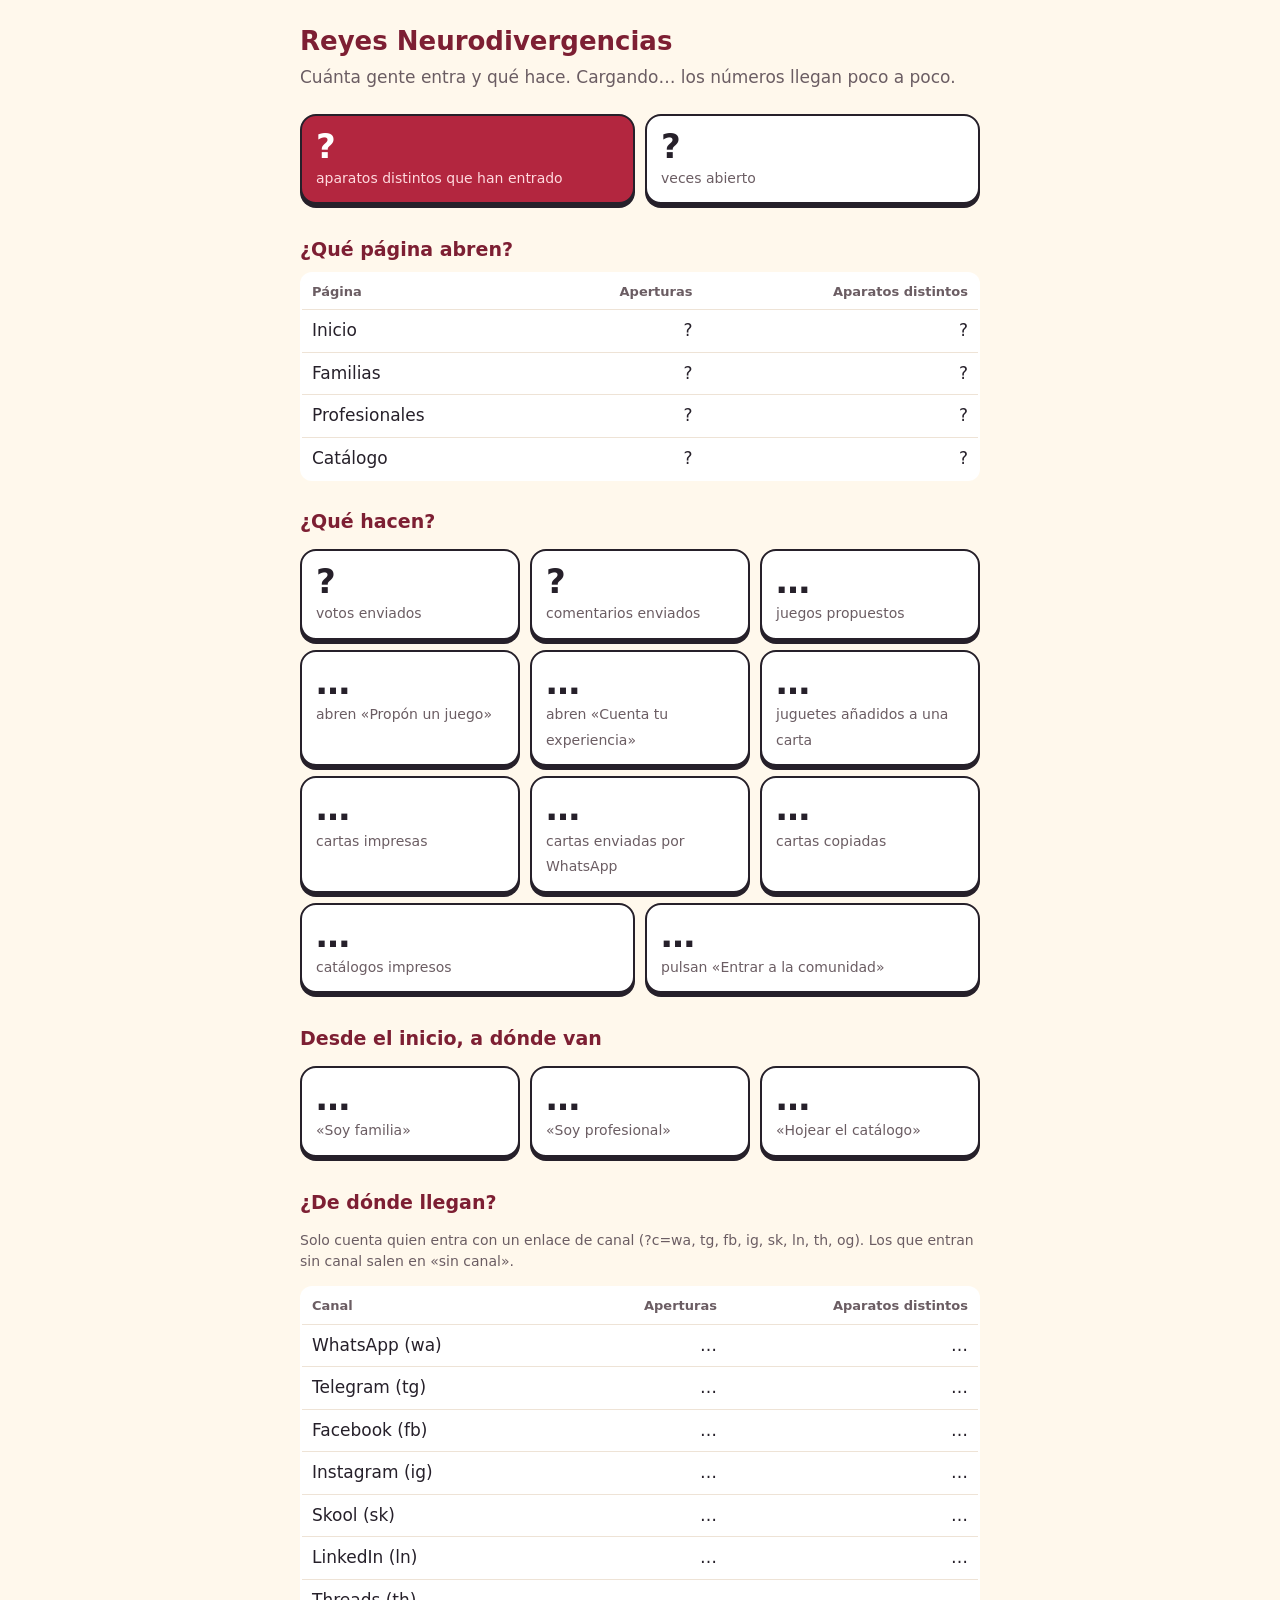
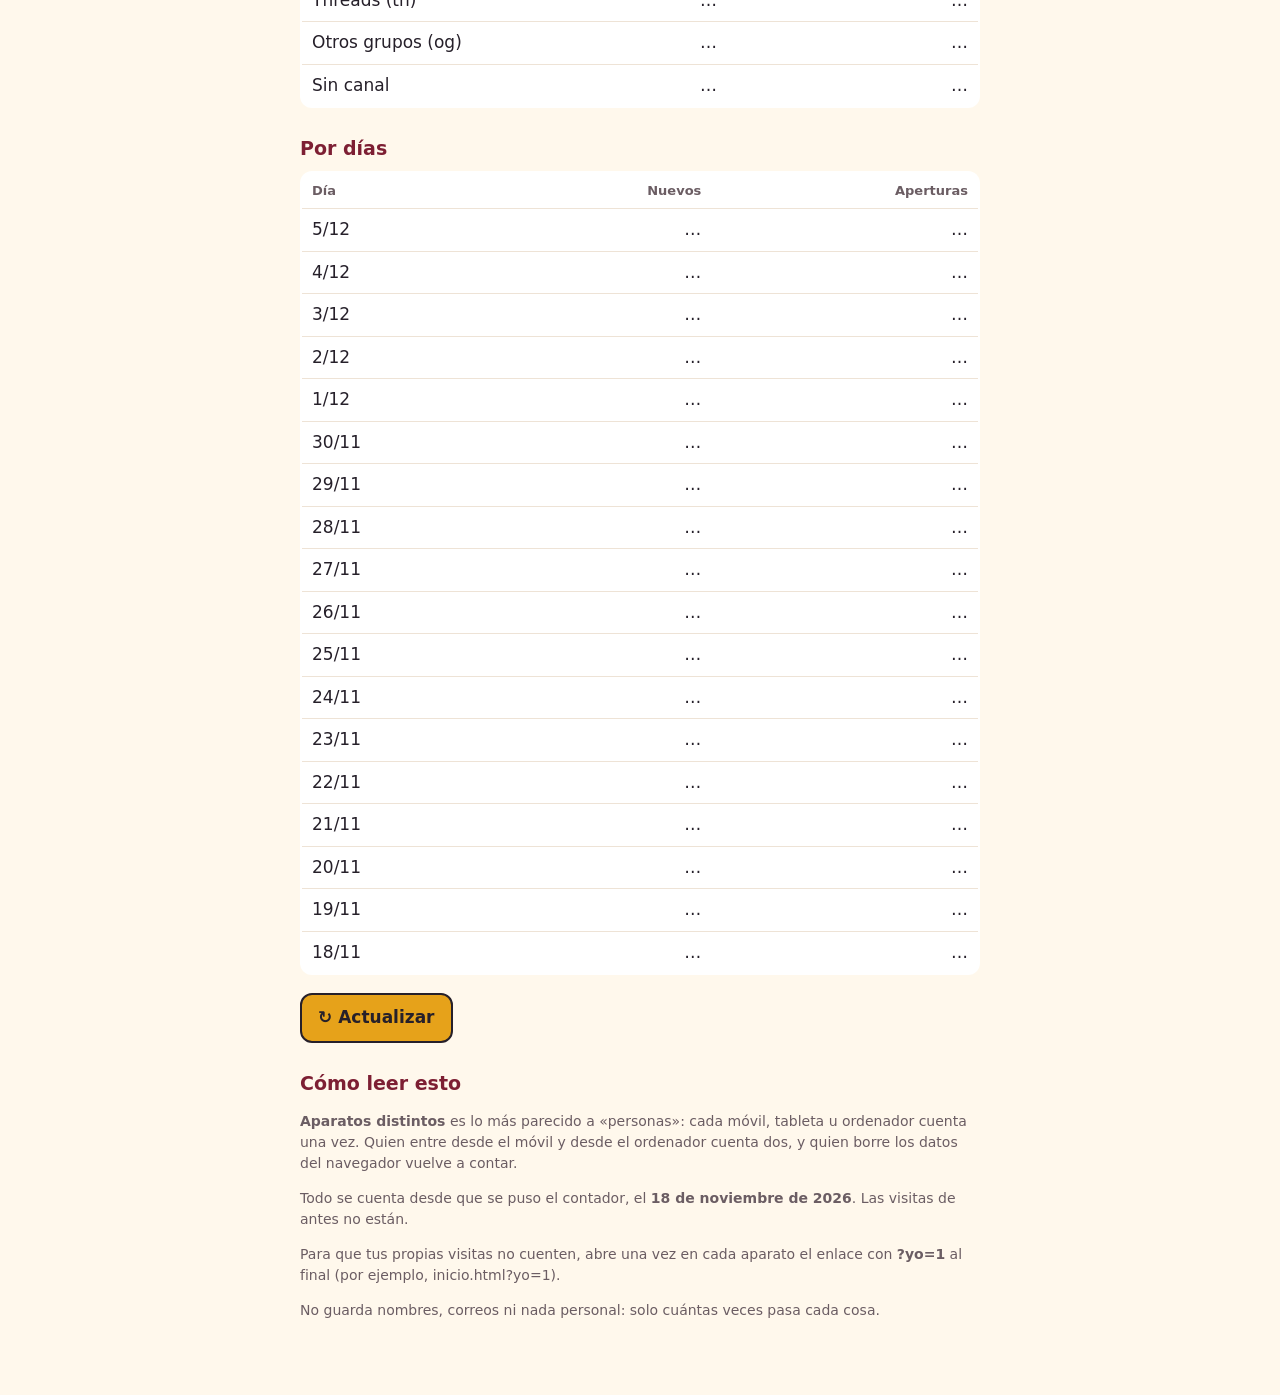
<file: estadisticas.html>
<!doctype html>
<html lang="es">
<head>
<meta charset="utf-8">
<meta name="viewport" content="width=device-width, initial-scale=1">
<meta name="robots" content="noindex">
<title>Reyes Neurodivergencias · cuánta gente entra</title>
<style>
  body{font:17px/1.5 system-ui,-apple-system,sans-serif;max-width:680px;margin:0 auto;padding:22px 16px 60px;background:#fff8ec;color:#26202a}
  h1{font-size:26px;margin:0 0 4px;color:#7d1f33}h2{font-size:19px;margin:26px 0 8px;color:#7d1f33}
  .sub{color:#6b5d63;margin:0 0 18px}
  .cajas{display:flex;flex-wrap:wrap;margin:0 -5px}
  .caja{flex:1 1 140px;margin:5px;background:#fff;border:2px solid #26202a;border-radius:16px;padding:12px 14px;box-shadow:0 4px 0 #26202a}
  .caja b{display:block;font-size:34px;line-height:1.1}
  .caja span{font-size:14px;color:#6b5d63}
  .caja.gorda{background:#b3263f;color:#fff}.caja.gorda span{color:#ffd9de}
  table{width:100%;border-collapse:collapse;background:#fff;border:2px solid #26202a;border-radius:12px;overflow:hidden}
  th,td{padding:8px 10px;text-align:right;border-bottom:1px solid #eee3d6;font-variant-numeric:tabular-nums}
  th:first-child,td:first-child{text-align:left}th{font-size:13px;color:#6b5d63;font-weight:600}
  .nota{font-size:14px;color:#6b5d63}
  button{font:inherit;font-weight:700;padding:10px 16px;border-radius:12px;border:2px solid #26202a;background:#e6a21a;color:#26202a;cursor:pointer}
</style>
</head>
<body>
<h1>Reyes Neurodivergencias</h1>
<p class="sub">Cuánta gente entra y qué hace. <span id="estado">Cargando… los números llegan poco a poco.</span></p>

<div class="cajas">
  <div class="caja gorda"><b id="v-reyes_personas">…</b><span>aparatos distintos que han entrado</span></div>
  <div class="caja"><b id="v-reyes_aperturas">…</b><span>veces abierto</span></div>
</div>

<h2>¿Qué página abren?</h2>
<table><thead><tr><th>Página</th><th>Aperturas</th><th>Aparatos distintos</th></tr></thead><tbody>
  <tr><td>Inicio</td><td id="v-reyes_pag_inicio">…</td><td id="v-reyes_pag_inicio_personas">…</td></tr>
  <tr><td>Familias</td><td id="v-reyes_pag_familias">…</td><td id="v-reyes_pag_familias_personas">…</td></tr>
  <tr><td>Profesionales</td><td id="v-reyes_pag_profesionales">…</td><td id="v-reyes_pag_profesionales_personas">…</td></tr>
  <tr><td>Catálogo</td><td id="v-reyes_pag_catalogo">…</td><td id="v-reyes_pag_catalogo_personas">…</td></tr>
</tbody></table>

<h2>¿Qué hacen?</h2>
<div class="cajas">
  <div class="caja"><b id="v-reyes_acc_envio_voto">…</b><span>votos enviados</span></div>
  <div class="caja"><b id="v-reyes_acc_envio_comentario">…</b><span>comentarios enviados</span></div>
  <div class="caja"><b id="v-reyes_acc_envio_propuesta">…</b><span>juegos propuestos</span></div>
  <div class="caja"><b id="v-reyes_acc_abrir_proponer">…</b><span>abren «Propón un juego»</span></div>
  <div class="caja"><b id="v-reyes_acc_abrir_experiencia">…</b><span>abren «Cuenta tu experiencia»</span></div>
  <div class="caja"><b id="v-reyes_acc_carta_juguete">…</b><span>juguetes añadidos a una carta</span></div>
  <div class="caja"><b id="v-reyes_acc_carta_imprimir">…</b><span>cartas impresas</span></div>
  <div class="caja"><b id="v-reyes_acc_carta_whatsapp">…</b><span>cartas enviadas por WhatsApp</span></div>
  <div class="caja"><b id="v-reyes_acc_carta_copiar">…</b><span>cartas copiadas</span></div>
  <div class="caja"><b id="v-reyes_acc_catalogo_imprimir">…</b><span>catálogos impresos</span></div>
  <div class="caja"><b id="v-reyes_acc_skool">…</b><span>pulsan «Entrar a la comunidad»</span></div>
</div>

<h2>Desde el inicio, a dónde van</h2>
<div class="cajas">
  <div class="caja"><b id="v-reyes_acc_inicio_familias">…</b><span>«Soy familia»</span></div>
  <div class="caja"><b id="v-reyes_acc_inicio_profesionales">…</b><span>«Soy profesional»</span></div>
  <div class="caja"><b id="v-reyes_acc_inicio_catalogo">…</b><span>«Hojear el catálogo»</span></div>
</div>

<h2>¿De dónde llegan?</h2>
<p class="nota">Solo cuenta quien entra con un enlace de canal (?c=wa, tg, fb, ig, sk, ln, th, og). Los que entran sin canal salen en «sin canal».</p>
<table><thead><tr><th>Canal</th><th>Aperturas</th><th>Aparatos distintos</th></tr></thead><tbody>
  <tr><td>WhatsApp (wa)</td><td id="v-reyes_canal_wa_aperturas">…</td><td id="v-reyes_canal_wa_personas">…</td></tr>
  <tr><td>Telegram (tg)</td><td id="v-reyes_canal_tg_aperturas">…</td><td id="v-reyes_canal_tg_personas">…</td></tr>
  <tr><td>Facebook (fb)</td><td id="v-reyes_canal_fb_aperturas">…</td><td id="v-reyes_canal_fb_personas">…</td></tr>
  <tr><td>Instagram (ig)</td><td id="v-reyes_canal_ig_aperturas">…</td><td id="v-reyes_canal_ig_personas">…</td></tr>
  <tr><td>Skool (sk)</td><td id="v-reyes_canal_sk_aperturas">…</td><td id="v-reyes_canal_sk_personas">…</td></tr>
  <tr><td>LinkedIn (ln)</td><td id="v-reyes_canal_ln_aperturas">…</td><td id="v-reyes_canal_ln_personas">…</td></tr>
  <tr><td>Threads (th)</td><td id="v-reyes_canal_th_aperturas">…</td><td id="v-reyes_canal_th_personas">…</td></tr>
  <tr><td>Otros grupos (og)</td><td id="v-reyes_canal_og_aperturas">…</td><td id="v-reyes_canal_og_personas">…</td></tr>
  <tr><td>Sin canal</td><td id="v-reyes_canal_sin_aperturas">…</td><td id="v-reyes_canal_sin_personas">…</td></tr>
</tbody></table>

<h2>Por días</h2>
<div style="overflow-x:auto"><table><thead><tr><th>Día</th><th>Nuevos</th><th>Aperturas</th></tr></thead><tbody id="dias"></tbody></table></div>

<p style="margin-top:18px"><button type="button" onclick="location.reload()">↻ Actualizar</button></p>

<h2>Cómo leer esto</h2>
<p class="nota"><b>Aparatos distintos</b> es lo más parecido a «personas»: cada móvil, tableta u ordenador cuenta una vez. Quien entre desde el móvil y desde el ordenador cuenta dos, y quien borre los datos del navegador vuelve a contar.</p>
<p class="nota">Todo se cuenta desde que se puso el contador, el <b>18 de noviembre de 2026</b>. Las visitas de antes no están.</p>
<p class="nota">Para que tus propias visitas no cuenten, abre una vez en cada aparato el enlace con <b>?yo=1</b> al final (por ejemplo, inicio.html?yo=1).</p>
<p class="nota">No guarda nombres, correos ni nada personal: solo cuántas veces pasa cada cosa.</p>

<script>
  var BASE = 'https://abacus.jasoncameron.dev/get/foniafonia-reyes/';
  var claves = [].slice.call(document.querySelectorAll('[id^="v-"]')).map(function (e) { return e.id.slice(2); });
  var hoy = new Date(), inicio = new Date(2026, 10, 18), dias = [];
  for (var d = new Date(hoy.getFullYear(), hoy.getMonth(), hoy.getDate()); d >= inicio && dias.length < 21; d.setDate(d.getDate() - 1)) {
    var k = d.getFullYear() + ('0' + (d.getMonth() + 1)).slice(-2) + ('0' + d.getDate()).slice(-2);
    dias.push({ k: k, txt: d.getDate() + '/' + (d.getMonth() + 1) });
    claves.push('reyes_dia_' + k + '_personas', 'reyes_dia_' + k + '_aperturas');
  }
  var tbody = document.getElementById('dias');
  dias.forEach(function (x) {
    var tr = document.createElement('tr');
    tr.innerHTML = '<td>' + x.txt + '</td><td id="d-' + x.k + '_personas">…</td><td id="d-' + x.k + '_aperturas">…</td>';
    tbody.appendChild(tr);
  });
  function poner(k, v) {
    var el = document.getElementById('v-' + k) || document.getElementById('d-' + k.replace('reyes_dia_', ''));
    if (el) el.textContent = v;
  }
  var i = 0, fallos = 0;
  function siguiente() {
    if (i >= claves.length) { document.getElementById('estado').textContent = fallos ? 'Listo (algunos números no se pudieron leer).' : 'Al día.'; return; }
    var k = claves[i++];
    fetch(BASE + k).then(function (r) { return r.ok ? r.json() : { value: 0 }; })
      .then(function (j) { poner(k, (j && j.value) || 0); })
      .catch(function () { fallos++; poner(k, '?'); })
      .then(function () { setTimeout(siguiente, 120); });
  }
  siguiente();
</script>
</body>
</html>
</file>
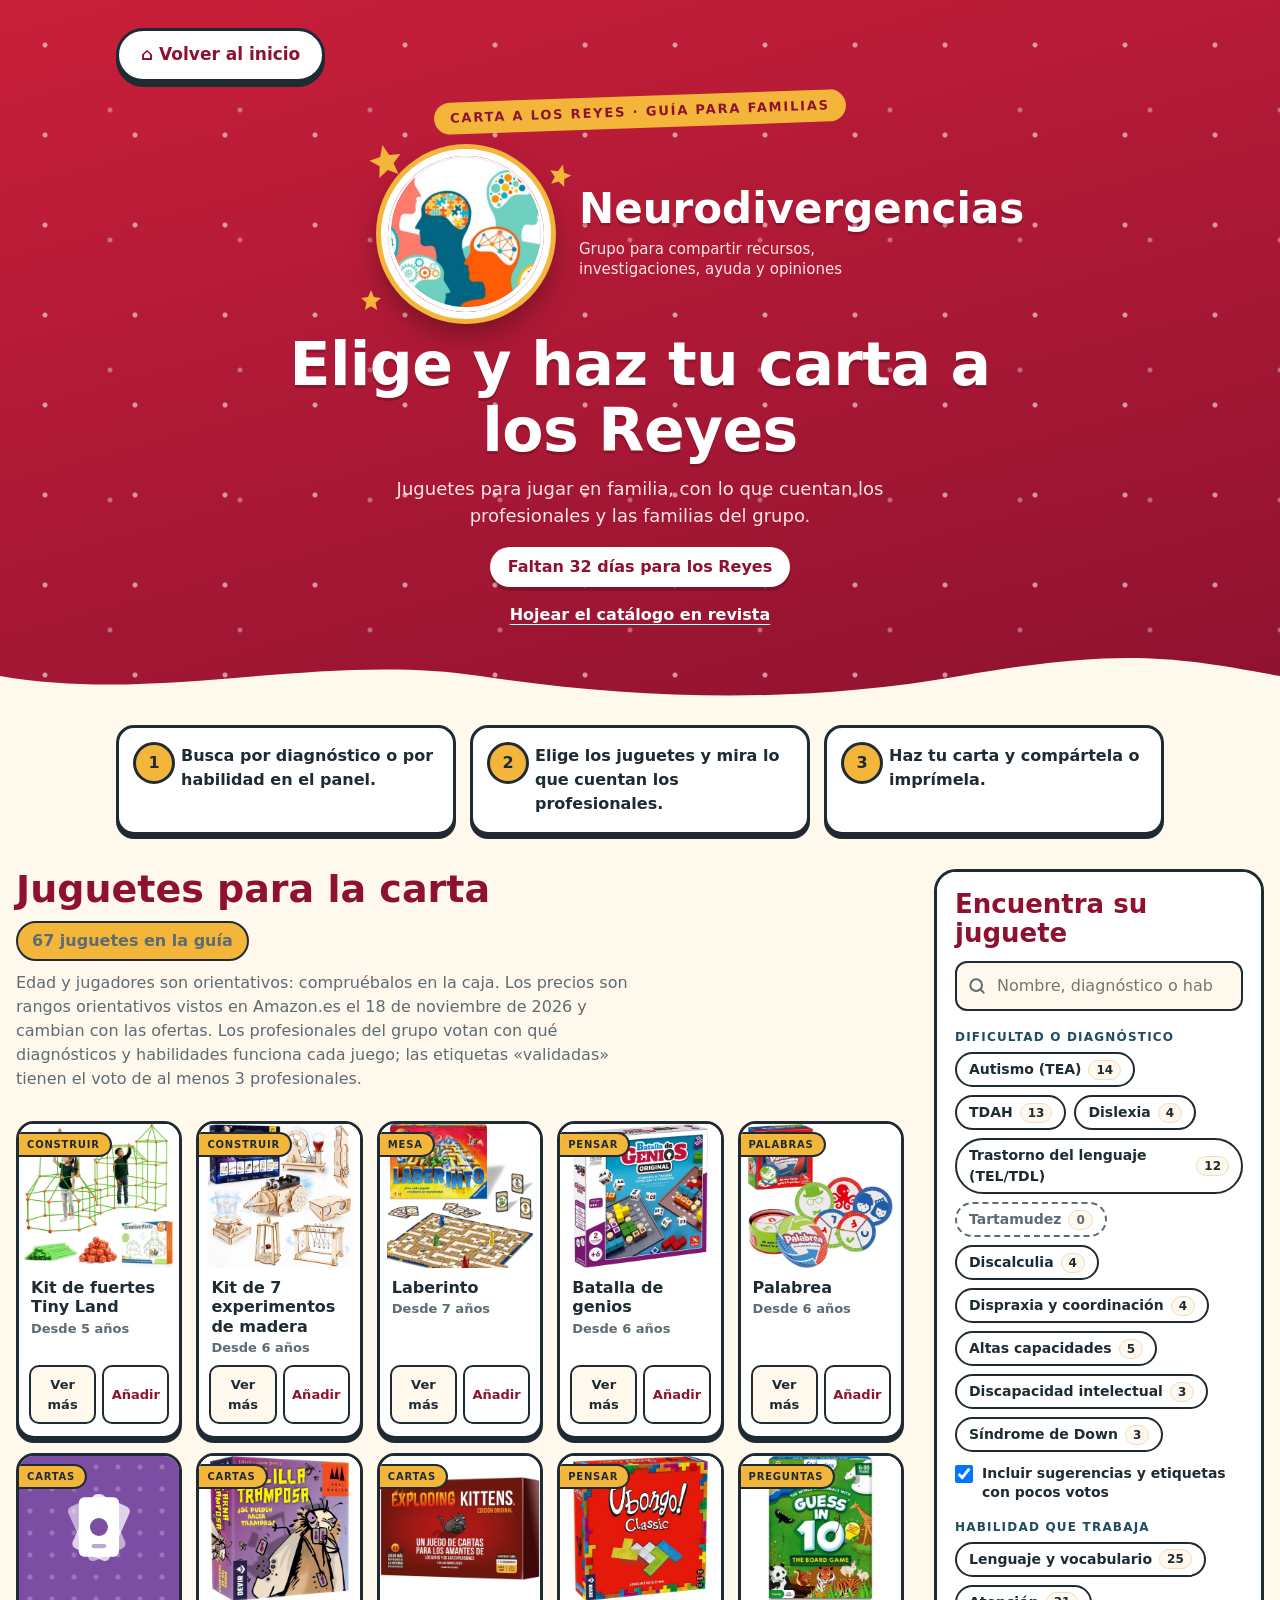
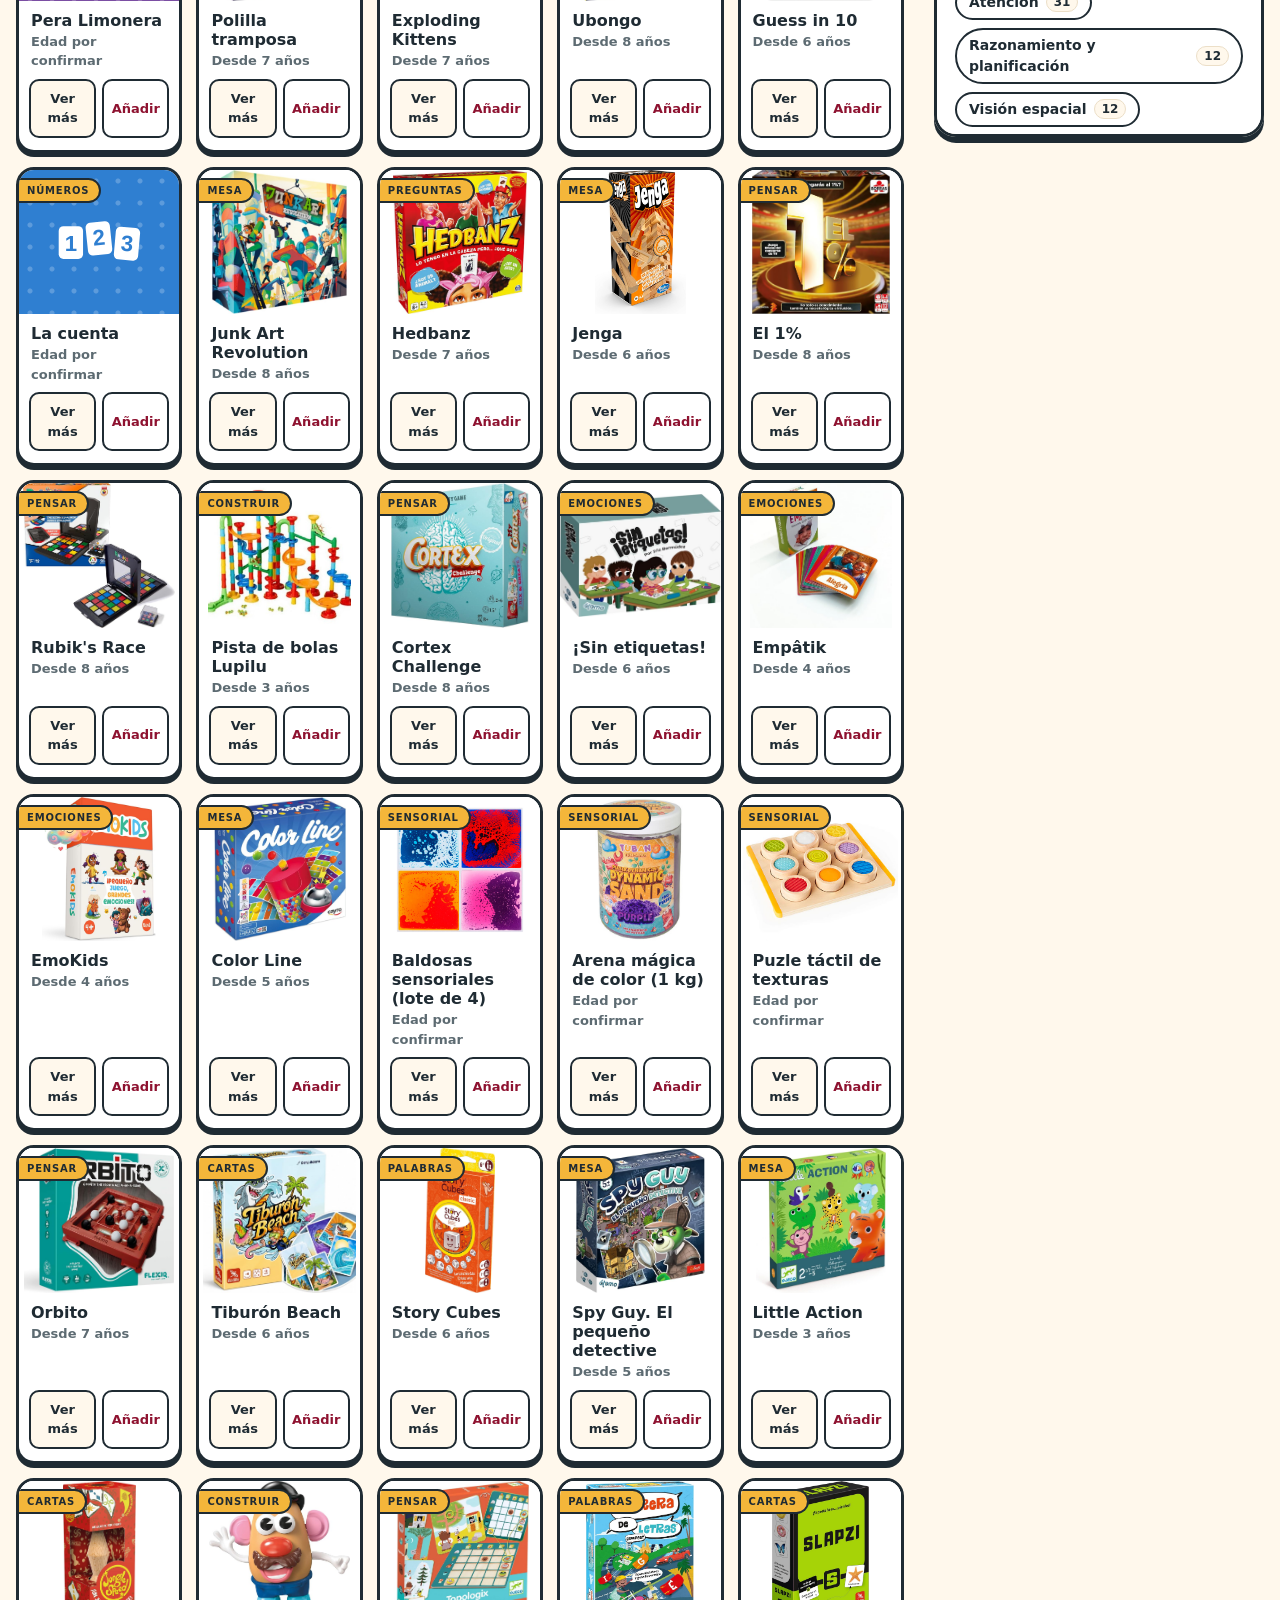
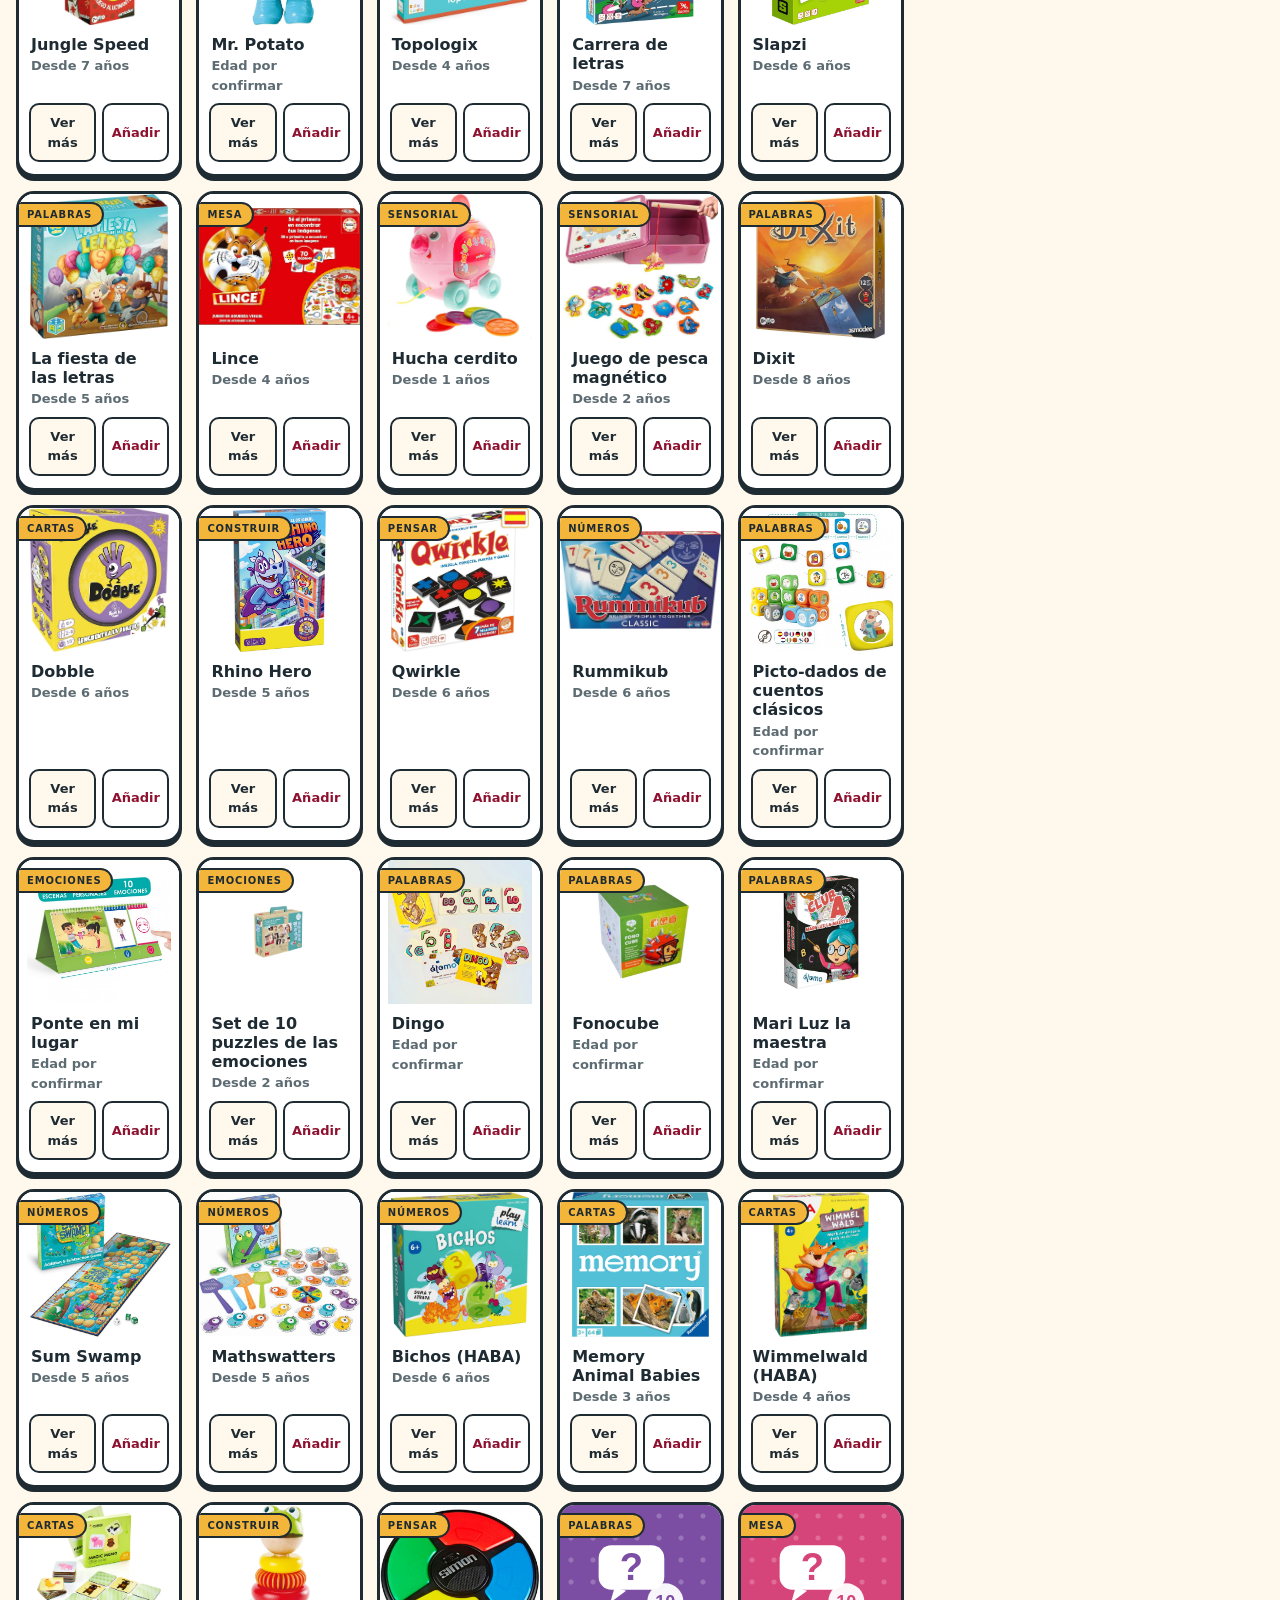
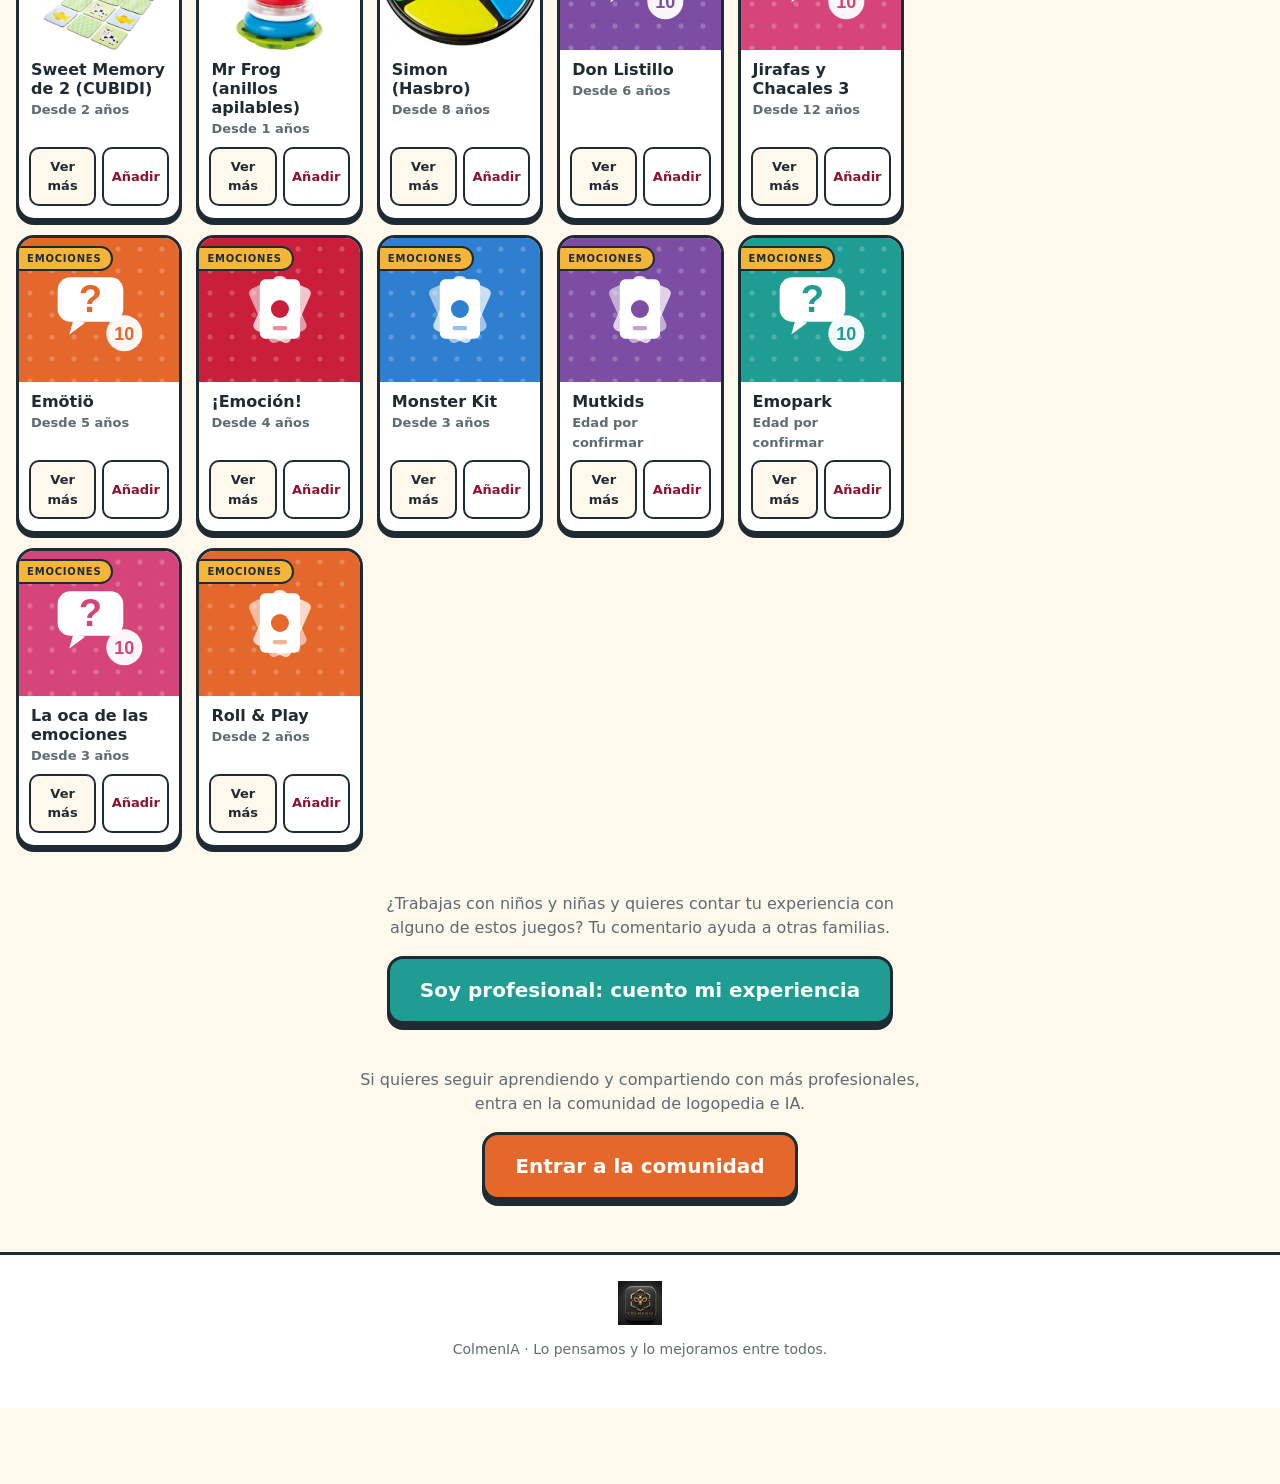
<file: familias.html>
<!doctype html>
<html lang="es">
<head>
<meta charset="utf-8">
<meta name="viewport" content="width=device-width, initial-scale=1">
<meta name="color-scheme" content="light">
<title>Tu carta a los Reyes: juguetes para jugar en familia</title>
<meta name="description" content="Guía de juguetes para la carta de los Reyes, con las opiniones de profesionales y familias del grupo Neurodivergencias. Busca por diagnóstico o por habilidad y haz tu carta.">
<!-- BORRADOR LOCAL. No publicado.
     Página de FAMILIAS: es lo que verán las familias cuando los profesionales terminen sus fichas.
     La de profesionales es index.html. Comparten estilos.css, juegos.js y filtros.js. -->
<link rel="stylesheet" href="estilos.css">
</head>
<body class="con-barra">

<header class="portada">
  <div class="wrap">
    <div class="fila-inicio"><a class="boton-inicio" href="inicio.html">&#8962; Volver al inicio</a></div>
    <span class="sello">Carta a los Reyes · Guía para familias</span>
    <div class="grupo">
      <div class="logo-grupo">
        <img src="assets/grupo-neurodivergencias.png" alt="Logo del grupo Neurodivergencias">
        <svg class="e1" viewBox="0 0 24 24" aria-hidden="true"><path d="M12 1l2.9 7.1L22 9l-5.5 4.8L18.2 21 12 17.2 5.8 21l1.7-7.2L2 9l7.1-.9z"/></svg>
        <svg class="e2" viewBox="0 0 24 24" aria-hidden="true"><path d="M12 1l2.9 7.1L22 9l-5.5 4.8L18.2 21 12 17.2 5.8 21l1.7-7.2L2 9l7.1-.9z"/></svg>
        <svg class="e3" viewBox="0 0 24 24" aria-hidden="true"><path d="M12 1l2.9 7.1L22 9l-5.5 4.8L18.2 21 12 17.2 5.8 21l1.7-7.2L2 9l7.1-.9z"/></svg>
      </div>
      <div class="grupo-nombre">
        <strong>Neurodivergencias</strong>
        <span>Grupo para compartir recursos, investigaciones, ayuda y opiniones</span>
      </div>
    </div>
    <h1>Elige y haz tu carta a los Reyes</h1>
    <p class="sub">Juguetes para jugar en familia, con lo que cuentan los profesionales y las familias del grupo.</p>
    <span class="cuenta" id="cuentaAtras" hidden></span>
    <div><a class="enlace-pagina" href="catalogo.html">Hojear el catálogo en revista</a></div>
  </div>
  <svg class="onda" viewBox="0 0 1440 48" preserveAspectRatio="none" aria-hidden="true"><path d="M0 24 C 180 52, 360 0, 540 24 S 900 52, 1080 24 S 1320 4, 1440 24 V48 H0Z" fill="#fff8ec"/></svg>
</header>

<main>
<div class="wrap">
  <ol class="pasos">
    <li>Busca por diagnóstico o por habilidad en el panel.</li>
    <li>Elige los juguetes y mira lo que cuentan los profesionales.</li>
    <li>Haz tu carta y compártela o imprímela.</li>
  </ol>
</div>

<div class="layout">
  <div class="principal">
    <section class="intro">
      <h2>Juguetes para la carta</h2>
      <p class="total-juegos" id="totalJuegos"></p>
      <button type="button" class="filtro-nuevos" id="soloNuevos" aria-pressed="false" hidden>Ver solo los recién añadidos <span class="n"></span></button>
      <p>Edad y jugadores son orientativos: compruébalos en la caja. Los precios son rangos orientativos vistos en Amazon.es el 18 de noviembre de 2026 y cambian con las ofertas. Los profesionales del grupo votan con qué diagnósticos y habilidades funciona cada juego; las etiquetas «validadas» tienen el voto de al menos 3 profesionales.</p>
    </section>

    <ul class="grid" id="grid"></ul>
    <p class="sin-resultados" id="sinResultados" hidden></p>
    <noscript><p>Activa JavaScript para ver la lista de juguetes.</p></noscript>
  </div>
  <aside class="lateral" id="lateral" aria-label="Buscar y filtrar juguetes"></aside>
</div>

<div class="wrap">
  <section class="comunidad">
    <p>¿Trabajas con niños y niñas y quieres contar tu experiencia con alguno de estos juegos? Tu comentario ayuda a otras familias.</p>
    <a class="btn-grande" href="index.html#cuenta">Soy profesional: cuento mi experiencia</a>
  </section>

  <section class="comunidad">
    <p>Si quieres seguir aprendiendo y compartiendo con más profesionales, entra en la comunidad de logopedia e IA.</p>
    <a class="btn-grande" href="https://www.skool.com/logopedia-7339" style="background:var(--naranja)">Entrar a la comunidad</a>
  </section>
</div>
</main>

<footer>
  <img src="assets/colmenia-logo.webp" alt="ColmenIA">
  <p>ColmenIA · Lo pensamos y lo mejoramos entre todos.</p>
</footer>

<!-- Barra fija con el número de juguetes elegidos -->
<div class="barra-carta" id="barra" hidden>
  <div class="wrap">
    <strong id="cuentaCarta">Mi carta: 0 juguetes</strong>
    <button class="btn" id="abrirCarta" type="button">Ver mi carta</button>
  </div>
</div>

<!-- Panel de la carta -->
<div class="panel-fondo" id="fondo" role="dialog" aria-modal="true" aria-labelledby="tituloCarta">
  <div class="panel">
    <h2 id="tituloCarta">Mi carta a los Reyes</h2>
    <label for="nombreCarta" style="display:block;font-weight:800;margin-top:12px">Tu nombre <span class="opt" style="font-weight:400;color:var(--suave)">(opcional, no se envía a ningún sitio)</span></label>
    <input type="text" id="nombreCarta" autocomplete="off" style="width:100%;font:inherit;border:2px solid var(--tinta);border-radius:12px;padding:10px 12px;background:#fff">
    <ul id="listaCarta"></ul>
    <div class="acciones">
      <button class="btn verde" id="copiar" type="button">Copiar mi lista</button>
      <button class="btn" id="wa" type="button">Enviar por WhatsApp</button>
      <button class="btn claro" id="imprimir" type="button">Imprimir mi carta</button>
      <button class="btn claro" id="cerrar" type="button">Seguir eligiendo</button>
    </div>
    <div class="msg-carta" id="msgCarta" role="status" aria-live="polite"></div>
  </div>
</div>

<!-- Ficha de un juguete (pop-up) -->
<div class="panel-fondo ficha-fondo" id="fichaFondo" role="dialog" aria-modal="true" aria-labelledby="tituloFicha">
  <div class="ficha-panel">
    <button type="button" class="cerrar-ficha" id="cerrarFicha" aria-label="Cerrar">&times;</button>
    <div class="juego ficha-juego" id="fichaCont"></div>
  </div>
</div>

<div id="cartaPrint" aria-hidden="true"></div>

<script src="medir.js"></script>
<script src="juegos.js"></script>
<script>document.getElementById('totalJuegos').textContent = textoTotal();</script>
<script src="filtros.js"></script>
<script>
  // ---- Fichas (versión familias) -----------------------------------------
  var CLAVE = 'guia-reyes-carta';
  var elegidos = [];
  try { elegidos = JSON.parse(localStorage.getItem(CLAVE) || '[]'); } catch (e) { elegidos = []; }
  function guardar() { try { localStorage.setItem(CLAVE, JSON.stringify(elegidos)); } catch (e) {} }

  function fotoHtml(j) { return j.foto ? '<img class="foto" src="' + j.foto + '" alt="' + j.n + '" loading="lazy">' : ilustracion(j.motivo, j.color); }
  function tarjeta(j, i) {
    var li = document.createElement('li');
    li.className = 'juego compacta';
    li.setAttribute('data-i', i);
    var puesto = elegidos.indexOf(j.n) !== -1;
    li.innerHTML =
      '<button type="button" class="abrir" data-ver="' + i + '" aria-label="Ver más de ' + j.n + '">' +
        '<div class="caja" style="background:' + (j.foto ? '#fff' : j.color) + '">' + fotoHtml(j) +
          '<span class="cinta">' + j.etiqueta + '</span>' + insigniaNuevo(j) + '</div>' +
        '<span class="nombre">' + j.n + '</span>' +
        '<span class="mini">' + (j.edad ? 'Desde ' + j.edad + ' años' : 'Edad por confirmar') + '</span>' +
      '</button>' +
      '<div class="acciones-mini">' +
        '<button type="button" class="ver" data-ver="' + i + '">Ver más</button>' +
        '<button type="button" class="quiero" aria-pressed="' + puesto + '" data-n="' + j.n + '">' +
          (puesto ? 'En mi carta' : 'Añadir') + '</button></div>';
    return li;
  }
  function fichaHtml(j) {
    var tienda = j.url
      ? '<a class="comprar" href="' + j.url + '" rel="noopener">Ver en Amazon</a>'
      : '<span class="comprar sin">Aún no tenemos enlace</span>';
    var datos = '<p class="datos">' +
      (j.jug ? '<span>' + j.jug + '</span>' : '') +
      (j.edad ? '<span>desde ' + j.edad + ' años</span>' : '') + precioHtml(j) + '</p>' +
      '<p class="datos">' + pastillas(j) + '</p>';
    var sirve = (j.area ? '<p><strong>Trabaja:</strong> ' + j.area + '.</p>' : '<p>Para pasarlo bien en familia.</p>') +
      (j.desc ? '<p>' + j.desc + '</p>' : '<p class="pend">Ficha en preparación.</p>') + porqueHtml(j);
    var prof = j.opiniones.length
      ? j.opiniones.map(function (t) { return '<p>' + t + '</p>'; }).join('')
      : '<p class="vacio">Los profesionales del grupo están preparando sus comentarios.</p>';
    var puesto = elegidos.indexOf(j.n) !== -1;
    return '<div class="caja" style="background:' + (j.foto ? '#fff' : j.color) + '">' + fotoHtml(j) +
        '<span class="cinta">' + j.etiqueta + '</span>' + insigniaNuevo(j) + '</div>' + tienda +
      '<div class="cuerpo"><h2 id="tituloFicha">' + j.n + '</h2>' + datos +
        '<div class="bloque b-juego"><h4>Para qué sirve</h4>' + sirve + '</div>' +
        '<div class="bloque b-prof"><h4>Lo que dicen los profesionales</h4>' + prof + '</div>' +
        '<div class="bloque b-votos"><h4>Lo que votan los profesionales</h4>' + votosHtml(j) + '</div>' +
        '<button type="button" class="quiero" aria-pressed="' + puesto + '" data-n="' + j.n + '">' +
          (puesto ? 'En mi carta' : 'Añadir a mi carta') + '</button></div>';
  }
  var grid = document.getElementById('grid');
  function pintarGrid() { grid.innerHTML = ''; JUEGOS.forEach(function (j, i) { grid.appendChild(tarjeta(j, i)); }); }
  pintarGrid();
  Filtros.montar(document.getElementById('lateral'));
  // Votos de los profesionales (solo recuentos): al llegar, se repintan las fichas y se recalculan los filtros.
  cargarVotos(function () { pintarGrid(); Filtros.refrescar(); });

  // ---- Mi carta ----------------------------------------------------------
  var barra = document.getElementById('barra');
  var fondo = document.getElementById('fondo');
  var lista = document.getElementById('listaCarta');
  var msg = document.getElementById('msgCarta');

  function pintarBarra() {
    var n = elegidos.length;
    barra.hidden = n === 0;
    document.getElementById('cuentaCarta').textContent = 'Mi carta: ' + n + (n === 1 ? ' juguete' : ' juguetes');
  }
  function pintarLista() {
    lista.innerHTML = '';
    if (!elegidos.length) { lista.innerHTML = '<li>Aún no has elegido ningún juguete.</li>'; return; }
    elegidos.forEach(function (n) {
      var li = document.createElement('li');
      var s = document.createElement('span'); s.textContent = n;
      var b = document.createElement('button'); b.type = 'button'; b.textContent = 'Quitar'; b.setAttribute('data-quitar', n);
      li.appendChild(s); li.appendChild(b); lista.appendChild(li);
    });
  }
  function marcarBotones() {
    document.querySelectorAll('.quiero').forEach(function (b) {
      var puesto = elegidos.indexOf(b.getAttribute('data-n')) !== -1;
      b.setAttribute('aria-pressed', puesto);
      var corto = b.closest('.compacta');
      b.textContent = puesto ? 'En mi carta' : (corto ? 'Añadir' : 'Añadir a mi carta');
    });
  }
  function cambiar(n) {
    var i = elegidos.indexOf(n);
    if (i === -1) elegidos.push(n); else elegidos.splice(i, 1);
    guardar(); marcarBotones(); pintarBarra(); pintarLista();
  }

  var fichaFondo = document.getElementById('fichaFondo');
  var fichaCont = document.getElementById('fichaCont');
  var ultimoAbierto = null;
  function abrirFicha(i, origen) {
    ultimoAbierto = origen || null;
    fichaCont.innerHTML = fichaHtml(JUEGOS[i]);
    fichaFondo.classList.add('abierto');
    document.body.classList.add('con-ficha');
    fichaCont.scrollTop = 0;
    document.getElementById('cerrarFicha').focus();
  }
  function cerrarFicha() {
    fichaFondo.classList.remove('abierto');
    document.body.classList.remove('con-ficha');
    if (ultimoAbierto && document.body.contains(ultimoAbierto)) ultimoAbierto.focus();
  }
  grid.addEventListener('click', function (e) {
    var b = e.target.closest('.quiero');
    if (b) { cambiar(b.getAttribute('data-n')); return; }
    var v = e.target.closest('[data-ver]');
    if (v) abrirFicha(+v.getAttribute('data-ver'), v);
  });
  fichaFondo.addEventListener('click', function (e) {
    if (e.target === fichaFondo || e.target.closest('#cerrarFicha')) { cerrarFicha(); return; }
    var b = e.target.closest('.quiero');
    if (b) cambiar(b.getAttribute('data-n'));
  });
  lista.addEventListener('click', function (e) {
    var q = e.target.getAttribute('data-quitar');
    if (q) cambiar(q);
  });
  document.getElementById('abrirCarta').addEventListener('click', function () { pintarLista(); msg.textContent = ''; fondo.classList.add('abierto'); });
  document.getElementById('cerrar').addEventListener('click', function () { fondo.classList.remove('abierto'); });
  fondo.addEventListener('click', function (e) { if (e.target === fondo) fondo.classList.remove('abierto'); });
  document.addEventListener('keydown', function (e) { if (e.key === 'Escape') { fondo.classList.remove('abierto'); cerrarFicha(); } });

  function textoCarta() {
    var nombre = document.getElementById('nombreCarta').value.trim();
    var l = ['Queridos Reyes Magos:', ''];
    if (nombre) l.push('Me llamo ' + nombre + '.', '');
    l.push('Este año me gustaría que me trajerais:');
    elegidos.forEach(function (n) { l.push('- ' + n); });
    l.push('', 'Muchas gracias.');
    return l.join('\n');
  }
  function enlaceGuia() {
    return location.protocol.indexOf('http') === 0 ? location.origin + location.pathname + '?c=wa' : '';
  }

  document.getElementById('copiar').addEventListener('click', function () {
    var t = textoCarta();
    function listo() { msg.textContent = 'Copiado. Ya puedes pegarlo donde quieras.'; }
    function plan_b() {
      var ta = document.createElement('textarea'); ta.value = t; document.body.appendChild(ta); ta.select();
      try { document.execCommand('copy'); listo(); } catch (e) { msg.textContent = 'No se pudo copiar. Selecciona el texto a mano.'; }
      document.body.removeChild(ta);
    }
    if (navigator.clipboard && navigator.clipboard.writeText) navigator.clipboard.writeText(t).then(listo).catch(plan_b); else plan_b();
  });
  document.getElementById('wa').addEventListener('click', function () {
    var g = enlaceGuia();
    var t = textoCarta() + (g ? '\n\nGuía de juguetes: ' + g : '');
    var url = 'https://wa.me/?text=' + encodeURIComponent(t);
    var ventana = null; try { ventana = window.open(url, '_blank', 'noopener'); } catch (e) {}
    if (!ventana) {   // vista previa dentro de otra página: un enlace de verdad sí se abre
      var a = document.createElement('a'); a.href = url; a.target = '_blank'; a.rel = 'noopener';
      document.body.appendChild(a); try { a.click(); } catch (e) {} document.body.removeChild(a);
    }
  });
  document.getElementById('imprimir').addEventListener('click', function () {
    var incrustada = false; try { incrustada = window.self !== window.top; } catch (e) { incrustada = true; }
    if (incrustada) {   // dentro de la vista previa de Claude el navegador bloquea imprimir
      msg.textContent = 'Imprimir no funciona dentro de esta vista previa. Copia tu lista o envíala por WhatsApp. En la página publicada, este botón imprime la carta.';
      return;
    }
    prepararCartaImpresa().then(function () { document.body.classList.add('imprimiendo-carta'); window.print(); });
  });
  window.addEventListener('afterprint', function () { document.body.classList.remove('imprimiendo-carta'); });

  // Carta de papel: «Queridos Reyes Magos», con renglones y letra de niño.
  function escHtml(t) { return String(t).replace(/[&<>"]/g, function (c) { return { '&': '&amp;', '<': '&lt;', '>': '&gt;', '"': '&quot;' }[c]; }); }
  // Letra «de niño»: cada letra con su ligero giro, altura y tamaño, siempre igual para el mismo texto.
  var semilla = 7;
  function azar() { semilla = (semilla * 9301 + 49297) % 233280; return semilla / 233280; }
  function escrito(t) {
    return String(t).split(' ').map(function (w) {
      return '<span class="carta-p">' + w.split('').map(function (ch) {
        var g = ((azar() - .5) * 6).toFixed(1), y = ((azar() - .5) * 1.3).toFixed(2), z = (96 + azar() * 12).toFixed(0);
        return '<span class="carta-c" style="transform:translateY(' + y + 'mm) rotate(' + g + 'deg);font-size:' + z + '%">' + escHtml(ch) + '</span>';
      }).join('') + '</span>';
    }).join(' ');
  }
  function linea(t, clase) { return '<div class="carta-l' + (clase ? ' ' + clase : '') + '">' + (t ? escrito(t) : '') + '</div>'; }
  var CRAYON = 'stroke-linecap="round" stroke-linejoin="round" fill-opacity=".85" filter="url(#crayon)"';
  function dibujos() {
    return '<svg class="carta-dib" style="right:9mm;top:7mm;width:52mm" viewBox="0 0 160 70" aria-hidden="true">' +
      '<defs><filter id="crayon" x="-10%" y="-10%" width="120%" height="120%"><feTurbulence type="fractalNoise" baseFrequency=".05" numOctaves="2" seed="4"/><feDisplacementMap in="SourceGraphic" scale="3"/></filter></defs>' +
      '<path d="M22 8 L27 24 L44 24 L30 34 L35 51 L22 41 L9 51 L14 34 L0 24 L17 24 Z" fill="#ffd23f" stroke="#f08a00" stroke-width="3" ' + CRAYON + '/>' +
      '<path d="M62 56 L66 26 L80 40 L92 16 L104 40 L118 26 L122 56 Z" fill="#ffb627" stroke="#d9480f" stroke-width="3" ' + CRAYON + '/>' +
      '<path d="M64 50 L120 50" stroke="#e03131" stroke-width="5" ' + CRAYON + '/>' +
      '<circle cx="66" cy="22" r="4" fill="#e03131" ' + CRAYON + '/><circle cx="92" cy="11" r="4.5" fill="#2f9e44" ' + CRAYON + '/><circle cx="118" cy="22" r="4" fill="#1c7ed6" ' + CRAYON + '/>' +
      '<path d="M138 30 q-9 -10 -16 0 q-3 8 16 20 q19 -12 16 -20 q-7 -10 -16 0 Z" fill="#f06595" stroke="#c2255c" stroke-width="2.5" ' + CRAYON + '/></svg>' +
      '<svg class="carta-dib" style="right:11mm;bottom:20mm;width:44mm" viewBox="0 0 100 100" aria-hidden="true">' +
      '<rect x="14" y="40" width="72" height="50" fill="#74c0fc" stroke="#1864ab" stroke-width="3" ' + CRAYON + '/>' +
      '<rect x="8" y="28" width="84" height="16" fill="#4dabf7" stroke="#1864ab" stroke-width="3" ' + CRAYON + '/>' +
      '<path d="M50 28 L50 90" stroke="#e03131" stroke-width="9" ' + CRAYON + '/>' +
      '<path d="M50 28 C 28 4, 14 24, 50 28 C 86 24, 72 4, 50 28" fill="#ff6b6b" stroke="#c92a2a" stroke-width="3" ' + CRAYON + '/></svg>' +
      '<svg class="carta-dib" style="left:23mm;bottom:9mm;width:14mm" viewBox="0 0 30 30" aria-hidden="true"><path d="M15 2 L18.5 11 L28 12 L21 18.5 L23 28 L15 23 L7 28 L9 18.5 L2 12 L11.5 11 Z" fill="#ffd23f" stroke="#f08a00" stroke-width="1.6" ' + CRAYON + '/></svg>';
  }
  function htmlCarta() {
    semilla = 7;
    var nombre = document.getElementById('nombreCarta').value.trim();
    var h = linea('Queridos Reyes Magos:') +
      '<div class="carta-l">' + escrito('Me llamo ' + (nombre || '')) + (nombre ? '' : '<span class="carta-blanco" style="width:42mm"></span>') + ' ' + escrito('y tengo') + ' <span class="carta-blanco" style="width:12mm"></span> ' + escrito('años.') + '</div>' +
      linea('Este año me he portado muy bien.') +
      linea('Os quiero pedir estos juguetes:');
    elegidos.forEach(function (n) { h += '<div class="carta-l sangria"><span class="carta-est">★</span>' + escrito(n) + '</div>'; });
    var libres = Math.max(3, 16 - elegidos.length);
    for (var i = 0; i < libres; i++) h += linea('', 'hueco');
    h += linea('Muchas gracias, Reyes Magos.') + linea('Muchos besos y abrazos.') + (nombre ? linea(nombre, 'sangria') : linea('', 'hueco'));
    return '<div class="carta-hoja">' + dibujos() + h +
      '<div class="carta-pie"><img src="assets/colmenia-logo.webp" alt=""><span>Carta hecha con la guía de juguetes del grupo Neurodivergencias · ColmenIA</span></div></div>';
  }
  // Se espera a la letra y a las imágenes (máx. 6 s) para que la carta no salga a medias.
  function prepararCartaImpresa() {
    var cont = document.getElementById('cartaPrint');
    cont.innerHTML = htmlCarta();
    var fuentes = (document.fonts && document.fonts.load) ? document.fonts.load('28px "Letra Niño"', 'Queridos Reyes Magos ñáéíóú¿?¡★').catch(function () {}) : Promise.resolve();
    var imgs = [].slice.call(cont.querySelectorAll('img')).map(function (im) {
      return im.complete ? Promise.resolve() : new Promise(function (ok) { im.addEventListener('load', ok); im.addEventListener('error', ok); });
    });
    return Promise.race([Promise.all([fuentes].concat(imgs)), new Promise(function (ok) { setTimeout(ok, 6000); })]);
  }

  marcarBotones(); pintarBarra();

  // Cuenta atrás a los Reyes
  (function () {
    var hoy = new Date();
    var hoy0 = new Date(hoy.getFullYear(), hoy.getMonth(), hoy.getDate());
    var anio = hoy.getMonth() === 0 ? hoy.getFullYear() : hoy.getFullYear() + 1;
    var dias = Math.round((new Date(anio, 0, 6) - hoy0) / 86400000);
    var el = document.getElementById('cuentaAtras');
    if (dias > 0 && dias < 120) { el.textContent = 'Faltan ' + dias + ' días para los Reyes'; el.hidden = false; }
  })();
</script>
</body>
</html>
</file>
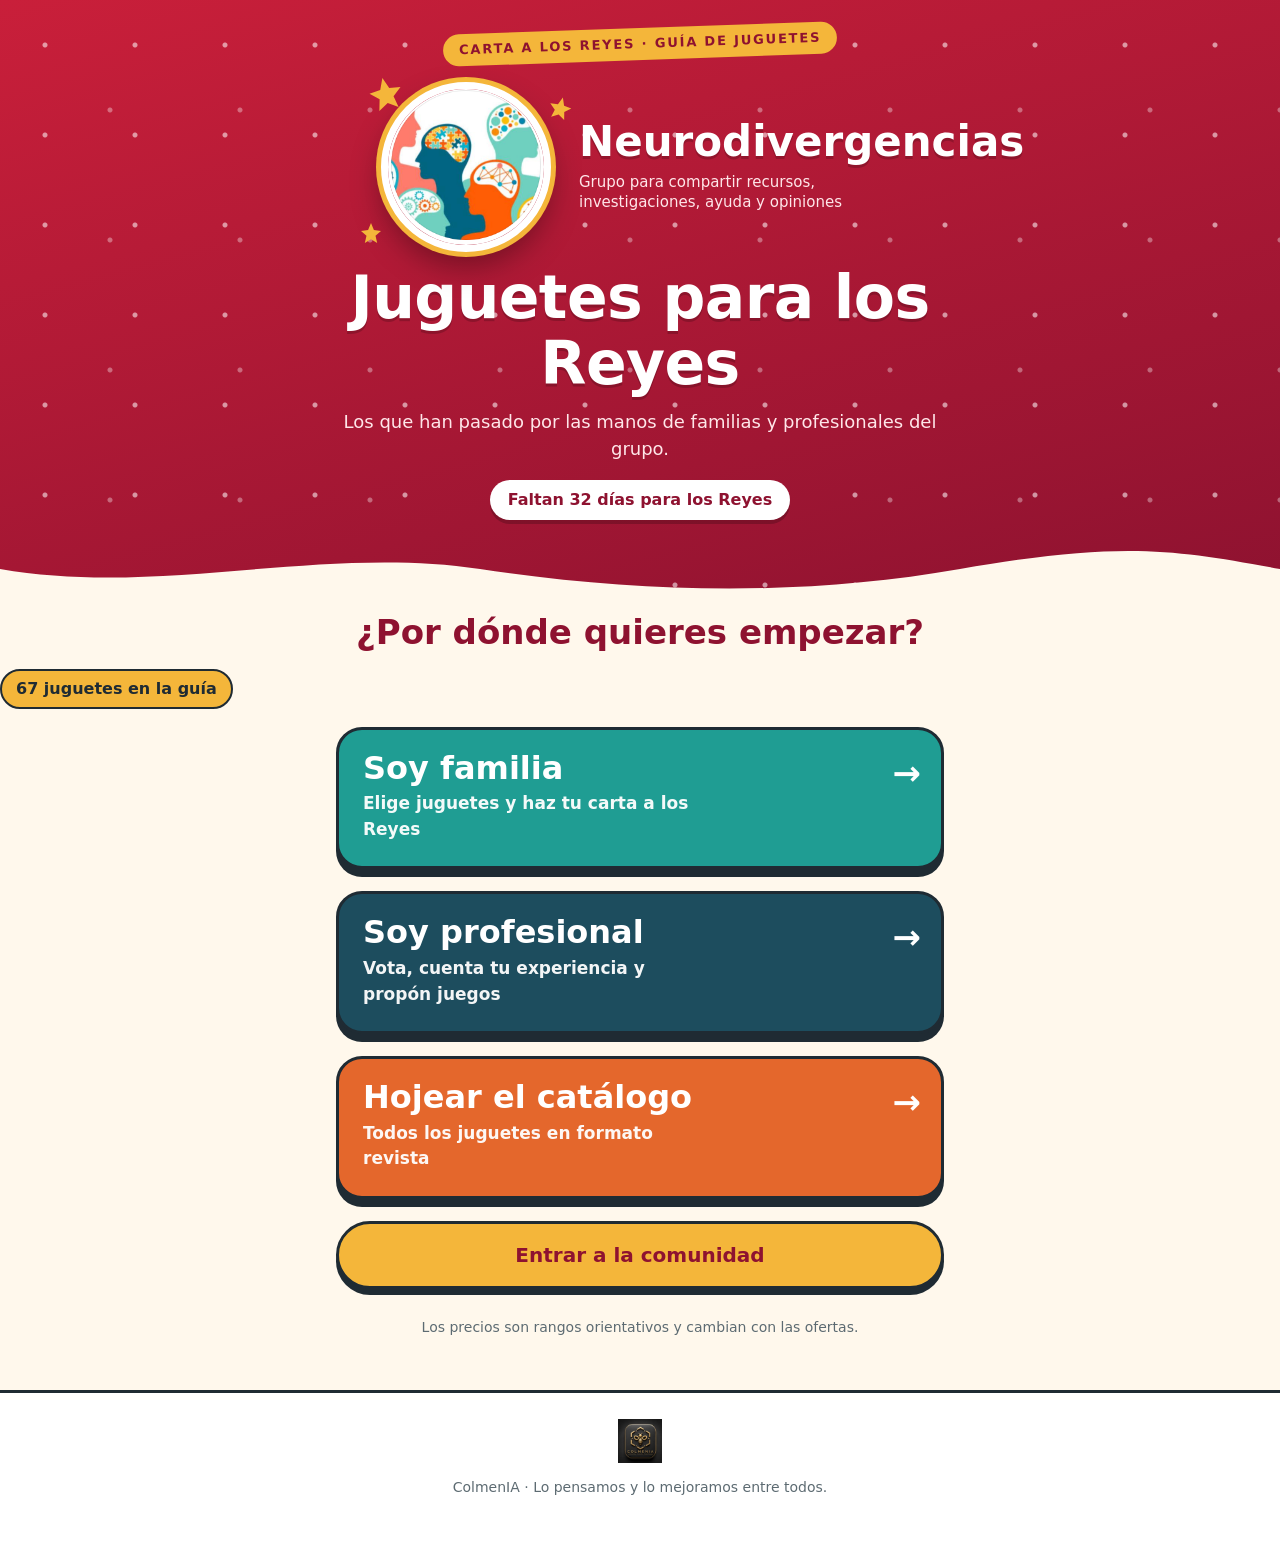
<file: inicio.html>
<!doctype html>
<html lang="es">
<head>
<meta charset="utf-8">
<meta name="viewport" content="width=device-width, initial-scale=1">
<meta name="color-scheme" content="light">
<title>Reyes Neurodivergencias</title>
<meta name="description" content="Página principal de la guía de juguetes de Reyes del grupo Neurodivergencias: elige si eres familia, profesional o quieres hojear el catálogo en revista.">
<!-- BORRADOR LOCAL. No publicado. Página principal: tres botones grandes hacia familias.html, index.html (profesionales) y catalogo.html. Comparte estilos.css. -->
<link rel="stylesheet" href="estilos.css">
<style>
  .hub { max-width: 640px; margin: 0 auto; padding: 8px 16px 0; display: grid; gap: 22px; }
  main > h2 { font-size: clamp(24px, 6vw, 34px); font-weight: 900; color: var(--rojo-os); text-align: center; margin: 22px 16px 14px; }
  .hub-boton {
    display: grid; gap: 6px; text-decoration: none; color: #fff; padding: 22px 24px 24px; border: 3px solid var(--tinta);
    border-radius: 26px; box-shadow: 0 8px 0 var(--tinta); position: relative; overflow: hidden;
  }
  .hub-boton::after { content: "→"; position: absolute; right: 20px; top: 18px; font-size: 34px; font-weight: 900; }
  .hub-boton strong { font-size: clamp(24px, 6.4vw, 32px); font-weight: 900; line-height: 1.05; padding-right: 44px; }
  .hub-boton span { font-size: 17px; font-weight: 600; opacity: .95; max-width: 30ch; }
  .hub-boton:active { transform: translateY(4px); box-shadow: 0 4px 0 var(--tinta); }
  .hub-boton:focus-visible { outline: 4px solid var(--oro); outline-offset: 3px; }
  .hub-fam { background: var(--verde); }
  .hub-prof { background: var(--azul); }
  .hub-cat { background: var(--naranja); }
  .hub-skool { display: block; text-align: center; text-decoration: none; background: var(--oro); color: var(--rojo-os); font-weight: 900; font-size: 20px; padding: 16px; border: 3px solid var(--tinta); border-radius: 999px; box-shadow: 0 6px 0 var(--tinta); }
  .hub-nota { text-align: center; color: var(--suave); font-size: 14px; margin: 6px 0 0; }
</style>
</head>
<body>

<header class="portada">
  <div class="wrap">
    <span class="sello">Carta a los Reyes · Guía de juguetes</span>
    <div class="grupo">
      <div class="logo-grupo">
        <img src="assets/grupo-neurodivergencias.png" alt="Logo del grupo Neurodivergencias">
        <svg class="e1" viewBox="0 0 24 24" aria-hidden="true"><path d="M12 1l2.9 7.1L22 9l-5.5 4.8L18.2 21 12 17.2 5.8 21l1.7-7.2L2 9l7.1-.9z"/></svg>
        <svg class="e2" viewBox="0 0 24 24" aria-hidden="true"><path d="M12 1l2.9 7.1L22 9l-5.5 4.8L18.2 21 12 17.2 5.8 21l1.7-7.2L2 9l7.1-.9z"/></svg>
        <svg class="e3" viewBox="0 0 24 24" aria-hidden="true"><path d="M12 1l2.9 7.1L22 9l-5.5 4.8L18.2 21 12 17.2 5.8 21l1.7-7.2L2 9l7.1-.9z"/></svg>
      </div>
      <div class="grupo-nombre">
        <strong>Neurodivergencias</strong>
        <span>Grupo para compartir recursos, investigaciones, ayuda y opiniones</span>
      </div>
    </div>
    <h1>Juguetes para los Reyes</h1>
    <p class="sub">Los que han pasado por las manos de familias y profesionales del grupo.</p>
    <span class="cuenta" id="cuentaAtras" hidden></span>
  </div>
  <svg class="onda" viewBox="0 0 1440 48" preserveAspectRatio="none" aria-hidden="true"><path d="M0 24 C 180 52, 360 0, 540 24 S 900 52, 1080 24 S 1320 4, 1440 24 V48 H0Z" fill="#fff8ec"/></svg>
</header>

<main>
  <h2>¿Por dónde quieres empezar?</h2>
  <p class="total-juegos" id="totalJuegos"></p>
  <nav class="hub" aria-label="Elige tu página">
    <a class="hub-boton hub-fam" id="irFamilias" href="familias.html"><strong>Soy familia</strong><span>Elige juguetes y haz tu carta a los Reyes</span></a>
    <a class="hub-boton hub-prof" id="irProfesionales" href="index.html"><strong>Soy profesional</strong><span>Vota, cuenta tu experiencia y propón juegos</span></a>
    <a class="hub-boton hub-cat" id="irCatalogo" href="catalogo.html"><strong>Hojear el catálogo</strong><span>Todos los juguetes en formato revista</span></a>
    <a class="hub-skool" href="https://www.skool.com/logopedia-7339">Entrar a la comunidad</a>
    <p class="hub-nota">Los precios son rangos orientativos y cambian con las ofertas.</p>
  </nav>
</main>

<footer>
  <img src="assets/colmenia-logo.webp" alt="ColmenIA">
  <p>ColmenIA · Lo pensamos y lo mejoramos entre todos.</p>
</footer>

<script src="medir.js"></script>
<script>
  // El canal por el que llega la persona (?c=wa, etc.) se mantiene al pasar a las otras páginas.
  var canal = new URLSearchParams(location.search).get('c') || '';
  if (canal) {
    ['irFamilias', 'irProfesionales', 'irCatalogo'].forEach(function (id) {
      var a = document.getElementById(id), h = a.getAttribute('href');
      if (/^https?:\/\/claude\.ai\//.test(h)) return;
      a.setAttribute('href', h + (h.indexOf('?') === -1 ? '?c=' : '&c=') + encodeURIComponent(canal));
    });
  }
  // Cuenta atrás a los Reyes
  (function () {
    var hoy = new Date();
    var hoy0 = new Date(hoy.getFullYear(), hoy.getMonth(), hoy.getDate());
    var anio = hoy.getMonth() === 0 ? hoy.getFullYear() : hoy.getFullYear() + 1;
    var dias = Math.round((new Date(anio, 0, 6) - hoy0) / 86400000);
    var el = document.getElementById('cuentaAtras');
    if (dias > 0 && dias < 120) { el.textContent = 'Faltan ' + dias + ' días para los Reyes'; el.hidden = false; }
  })();
</script>
<script src="juegos.js"></script>
<script>document.getElementById('totalJuegos').textContent = textoTotal();</script>
</body>
</html>
</file>
<file: estilos.css>
/* Estilos compartidos: guía de juguetes (profesionales y familias). */
:root {
  --crema: #fff8ec;
  --tinta: #1f2b33;
  --suave: #5d6b72;
  --linea: #ecdfc8;
  --rojo: #c91f3a;
  --rojo-os: #8e1230;
  --oro: #f4b63a;
  --verde: #1f9d93;
  --azul: #1d4d5e;
  --naranja: #e4672c;
}
* { box-sizing: border-box; }
html, body { margin: 0; }
body {
  background: var(--crema); color: var(--tinta);
  font: 16px/1.5 "Avenir Next", "Trebuchet MS", system-ui, -apple-system, sans-serif;
}
h1, h2, h3, h4 { font-family: "Avenir Next", "Trebuchet MS", system-ui, sans-serif; margin: 0; line-height: 1.1; }
.wrap { max-width: 1080px; margin: 0 auto; padding: 0 16px; }

/* Cabecera */
.portada {
  position: relative; color: #fff; text-align: center; overflow: hidden;
  background:
    radial-gradient(circle, rgba(255,255,255,.55) 2px, transparent 3px) 0 0 / 90px 90px,
    radial-gradient(circle, rgba(255,255,255,.35) 2px, transparent 3px) 45px 45px / 130px 130px,
    linear-gradient(165deg, var(--rojo) 0%, var(--rojo-os) 100%);
}
.portada .wrap { padding: 28px 16px 72px; position: relative; }
.sello {
  display: inline-block; font-weight: 800; font-size: 13px; letter-spacing: .14em; text-transform: uppercase;
  background: var(--oro); color: var(--rojo-os); padding: 6px 16px; border-radius: 999px;
  transform: rotate(-2deg);
}
.logo-grupo { position: relative; width: 210px; height: 210px; margin: 22px auto 10px; }
.logo-grupo img {
  width: 100%; height: 100%; border-radius: 50%; object-fit: cover; background: #fff;
  border: 7px solid #fff; box-shadow: 0 0 0 5px var(--oro), 0 14px 30px rgba(0,0,0,.35);
}
.logo-grupo svg { position: absolute; width: 38px; height: 38px; fill: var(--oro); }
.logo-grupo .e1 { top: -6px; left: -14px; transform: rotate(-12deg); }
.logo-grupo .e2 { top: 14px; right: -22px; width: 26px; height: 26px; transform: rotate(14deg); }
.logo-grupo .e3 { bottom: 6px; left: -22px; width: 24px; height: 24px; }
.portada h1 { font-size: clamp(32px, 7vw, 60px); font-weight: 900; letter-spacing: -.01em; margin: 12px auto 12px; max-width: 760px; text-shadow: 0 3px 0 rgba(0,0,0,.18); }
.portada p.sub { margin: 0 auto; max-width: 600px; color: #ffe6e9; font-size: 18px; }
.cuenta {
  display: inline-block; margin-top: 18px; background: #fff; color: var(--rojo-os); font-weight: 800;
  padding: 8px 18px; border-radius: 999px; box-shadow: 0 4px 0 rgba(0,0,0,.2);
}
.onda { position: absolute; left: 0; right: 0; bottom: -1px; width: 100%; height: 48px; display: block; }

/* Categorías */
.cats { position: sticky; top: 0; z-index: 5; background: var(--crema); border-bottom: 2px dashed var(--linea); }
.cats .wrap { display: flex; gap: 10px; overflow-x: auto; padding-top: 12px; padding-bottom: 12px; }
.chip {
  font: inherit; font-weight: 800; font-size: 15px; cursor: pointer; white-space: nowrap;
  background: #fff; color: var(--tinta); border: 2px solid var(--tinta); border-radius: 999px;
  padding: 8px 18px; box-shadow: 0 3px 0 var(--tinta);
}
.chip[aria-pressed="true"] { background: var(--verde); border-color: var(--tinta); color: #fff; transform: translateY(2px); box-shadow: 0 1px 0 var(--tinta); }

/* Intro */
.intro { padding: 34px 0 6px; }
.intro h2 { font-size: clamp(26px, 5vw, 38px); font-weight: 900; color: var(--rojo-os); }
.intro p { color: var(--suave); max-width: 640px; margin: 10px 0 0; }

/* Rejilla */
.grid { list-style: none; padding: 0; margin: 24px 0 0; display: grid; gap: 22px; grid-template-columns: repeat(auto-fill, minmax(270px, 1fr)); }
.juego {
  background: #fff; border: 3px solid var(--tinta); border-radius: 22px; overflow: hidden;
  box-shadow: 0 6px 0 var(--tinta); display: flex; flex-direction: column;
}
.caja { position: relative; aspect-ratio: 1 / 0.82; display: flex; align-items: center; justify-content: center; overflow: hidden; }
.caja::before {
  content: ""; position: absolute; inset: 0; opacity: .22;
  background: radial-gradient(circle, #fff 2px, transparent 3px) 0 0 / 22px 22px;
}
.caja svg { position: relative; width: 66%; height: 86%; }
.caja img.foto { position: absolute; inset: 0; width: 100%; height: 100%; object-fit: contain; background: #fff; }
.cinta {
  position: absolute; top: 12px; left: -4px; background: var(--oro); color: var(--tinta);
  font-weight: 800; font-size: 12px; letter-spacing: .08em; text-transform: uppercase;
  padding: 5px 14px 5px 16px; border-radius: 0 999px 999px 0; border: 2px solid var(--tinta); border-left: 0;
}
.edad {
  position: absolute; top: 10px; right: 10px; width: 62px; height: 62px; border-radius: 50%;
  background: #fff; color: var(--tinta); border: 3px solid var(--tinta);
  display: flex; flex-direction: column; align-items: center; justify-content: center;
  font-weight: 900; font-size: 22px; line-height: 1; transform: rotate(8deg); box-shadow: 0 3px 0 var(--tinta);
}
.edad small { font-size: 10px; font-weight: 800; letter-spacing: .04em; text-transform: uppercase; margin-top: 2px; }
.comprar {
  display: block; text-align: center; text-decoration: none;
  background: var(--rojo); color: #fff; font-weight: 800; padding: 12px;
  border-top: 3px solid var(--tinta); border-bottom: 3px solid var(--tinta);
}
.cuerpo { padding: 16px 16px 18px; display: flex; flex-direction: column; gap: 10px; flex: 1; }
.juego h3 { font-size: 24px; font-weight: 900; }
.datos { display: flex; flex-wrap: wrap; gap: 6px; margin: 0; }
.datos span { font-size: 13px; font-weight: 700; background: var(--crema); border: 2px solid var(--linea); border-radius: 999px; padding: 2px 10px; }
.datos .pill-area { background: #e6f5f3; border-color: var(--verde); color: #0d6b63; }
.datos .pill-juego { background: #fff0e6; border-color: var(--naranja); color: #a24310; }
.bloque { border-radius: 14px; padding: 10px 12px; }
.bloque h4 { font-size: 12px; font-weight: 900; letter-spacing: .1em; text-transform: uppercase; margin-bottom: 4px; }
.bloque p { margin: 0; font-size: 15px; }
.b-juego { background: #e6f5f3; }
.b-juego h4 { color: var(--verde); }
.b-prof { background: #fff0e6; }
.b-prof h4 { color: var(--naranja); }
.b-prof .vacio { color: var(--suave); }
.b-prof a { display: inline-block; margin-top: 8px; font-weight: 800; color: var(--rojo-os); }
.b-juego .pend { color: var(--suave); font-style: italic; }
.nota { margin: 22px 0 0; font-size: 13px; color: var(--suave); }

/* Buzón */
.buzon {
  margin: 52px 0 0; background: #fff; border: 3px solid var(--tinta); border-radius: 24px;
  padding: 26px; box-shadow: 0 6px 0 var(--tinta);
}
.buzon h2 { font-size: clamp(26px, 5vw, 36px); font-weight: 900; color: var(--rojo-os); }
.buzon > p { color: var(--suave); margin: 8px 0 0; }
form label { display: block; font-weight: 800; margin: 16px 0 6px; }
form .opt { font-weight: 400; color: var(--suave); }
input[type="text"], select, textarea {
  width: 100%; font: inherit; color: var(--tinta); background: var(--crema);
  border: 2px solid var(--tinta); border-radius: 12px; padding: 11px 13px;
}
textarea { min-height: 130px; resize: vertical; }
.check { display: flex; gap: 10px; align-items: flex-start; margin-top: 16px; }
.check input { margin-top: 5px; width: 18px; height: 18px; }
.check label { font-weight: 400; margin: 0; }
button.enviar {
  margin-top: 20px; font: inherit; font-weight: 900; font-size: 18px; cursor: pointer;
  background: var(--rojo); color: #fff; border: 3px solid var(--tinta); border-radius: 14px; padding: 13px 26px;
  box-shadow: 0 5px 0 var(--tinta);
}
button.enviar:active { transform: translateY(3px); box-shadow: 0 2px 0 var(--tinta); }
button.enviar:disabled { opacity: .6; }
.status { margin-top: 14px; font-weight: 700; min-height: 1.5em; }

/* Comunidad */
.comunidad { margin: 44px 0 0; text-align: center; }
.comunidad p { margin: 0 auto 16px; max-width: 560px; color: var(--suave); }
.btn-grande {
  display: inline-block; font-weight: 900; font-size: 20px; text-decoration: none;
  background: var(--verde); color: #fff; border: 3px solid var(--tinta); border-radius: 16px;
  padding: 16px 30px; box-shadow: 0 6px 0 var(--tinta);
}

footer { margin: 52px 0 0; padding: 26px 0 34px; text-align: center; color: var(--suave); font-size: 14px; background: #fff; border-top: 3px solid var(--tinta); }
footer img { width: 44px; height: 44px; display: block; margin: 0 auto 8px; }
@media (prefers-reduced-motion: reduce) { * { transition: none !important; scroll-behavior: auto !important; } }

/* ---- Grupo: logo y nombre juntos ---- */
.grupo { display: flex; flex-wrap: wrap; align-items: center; justify-content: center; gap: 18px 28px; margin: 22px auto 6px; }
.grupo .logo-grupo { margin: 0; width: 170px; height: 170px; }
.grupo-nombre { text-align: left; max-width: 320px; }
.grupo-nombre strong { display: block; font-size: clamp(28px, 5.5vw, 42px); font-weight: 900; line-height: 1.02; text-shadow: 0 3px 0 rgba(0,0,0,.18); }
.grupo-nombre span { display: block; margin-top: 8px; color: #ffe6e9; font-size: 15px; line-height: 1.35; }
@media (max-width: 560px) { .grupo-nombre { text-align: center; } }

/* ---- Botón de tienda y aviso de «sin enlace» ---- */
.comprar.sin {
  background: var(--crema); color: var(--suave); font-weight: 700;
  border-top: 3px solid var(--linea); border-bottom: 3px solid var(--linea);
}

/* ---- Enlaces entre páginas ---- */
.enlace-pagina { display: inline-block; margin-top: 16px; color: #fff; font-weight: 800; text-decoration: underline; text-underline-offset: 4px; }
.aviso-pagina { background: #fff0e6; border: 2px dashed var(--naranja); border-radius: 14px; padding: 12px 16px; margin: 20px 0 0; color: var(--tinta); }
.aviso-pagina a { color: var(--rojo-os); font-weight: 800; }

/* ---- Formularios: varios en la misma página ---- */
.buzon + .buzon { margin-top: 30px; }
.pista { font-size: 14px; color: var(--suave); margin: 4px 0 0; }

/* ---- Familias: cómo funciona ---- */
.pasos { display: grid; gap: 14px; grid-template-columns: repeat(auto-fit, minmax(220px, 1fr)); list-style: none; padding: 0; margin: 26px 0 0; counter-reset: paso; }
.pasos li { position: relative; background: #fff; border: 3px solid var(--tinta); border-radius: 18px; padding: 16px 16px 16px 62px; font-weight: 700; box-shadow: 0 4px 0 var(--tinta); counter-increment: paso; }
.pasos li::before {
  content: counter(paso); position: absolute; left: 14px; top: 14px; width: 36px; height: 36px; border-radius: 50%;
  background: var(--oro); border: 3px solid var(--tinta); display: flex; align-items: center; justify-content: center; font-weight: 900;
}

/* ---- Familias: añadir a mi carta ---- */
.quiero {
  font: inherit; font-weight: 900; cursor: pointer; width: 100%; margin-top: auto;
  background: #fff; color: var(--rojo-os); border: 3px solid var(--tinta); border-radius: 12px; padding: 11px 14px; box-shadow: 0 4px 0 var(--tinta);
}
.quiero[aria-pressed="true"] { background: var(--oro); color: var(--tinta); transform: translateY(2px); box-shadow: 0 2px 0 var(--tinta); }
.con-barra { padding-bottom: 76px; }
.barra-carta { position: fixed; left: 0; right: 0; bottom: 0; z-index: 20; background: var(--rojo-os); color: #fff; border-top: 3px solid var(--tinta); }
.barra-carta[hidden] { display: none; }
.barra-carta .wrap { display: flex; align-items: center; justify-content: space-between; gap: 12px; padding-top: 10px; padding-bottom: 10px; }
.barra-carta strong { font-size: 17px; }
.btn {
  font: inherit; font-weight: 900; font-size: 16px; cursor: pointer; text-align: center; text-decoration: none; display: block;
  background: var(--oro); color: var(--tinta); border: 3px solid var(--tinta); border-radius: 12px; padding: 10px 18px; box-shadow: 0 4px 0 var(--tinta);
}
.btn.claro { background: #fff; }
.btn.verde { background: var(--verde); color: #fff; }
.panel-fondo { position: fixed; inset: 0; background: rgba(0,0,0,.55); z-index: 30; display: none; align-items: flex-end; justify-content: center; }
.panel-fondo.abierto { display: flex; }
.panel { background: var(--crema); width: min(560px, 100%); max-height: 90vh; overflow: auto; border: 3px solid var(--tinta); border-radius: 22px 22px 0 0; padding: 22px; }
.panel h2 { font-size: 28px; font-weight: 900; color: var(--rojo-os); }
.panel ul { list-style: none; padding: 0; margin: 14px 0; display: grid; gap: 8px; }
.panel li { display: flex; align-items: center; justify-content: space-between; gap: 10px; background: #fff; border: 2px solid var(--linea); border-radius: 12px; padding: 8px 12px; font-weight: 700; }
.panel li button { font: inherit; font-weight: 800; background: none; border: 0; color: var(--rojo-os); cursor: pointer; text-decoration: underline; }
.acciones { display: grid; gap: 10px; margin-top: 16px; }
.msg-carta { margin-top: 10px; font-weight: 700; min-height: 1.4em; }
#cartaPrint { display: none; }
@font-face { font-family: 'Letra Niño'; src: url(assets/schoolbell.woff2) format('woff2'); font-display: swap; }
@page { size: A4 portrait; margin: 9mm; }
@media print {
  html, body { background: #fff !important; }
  body.imprimiendo-carta > *:not(#cartaPrint) { display: none !important; }
  body.imprimiendo-carta #cartaPrint { display: block; }
}
/* La carta a los Reyes Magos: un folio rayado escrito por un niño (solo se ve al imprimir) */
#cartaPrint .carta-hoja {
  box-sizing: border-box; min-height: 258mm; position: relative; overflow: hidden;
  padding: 10mm 12mm 10mm 27mm; background: #fff;
  background-image: linear-gradient(to bottom, transparent 9.3mm, #a9c6e8 9.3mm, #a9c6e8 9.8mm, transparent 9.8mm);
  background-size: 100% 10mm; background-repeat: repeat-y; background-position: 0 0;
  font-family: 'Letra Niño', 'Comic Sans MS', 'Chalkboard SE', cursive; color: #2b3687;
  -webkit-print-color-adjust: exact; print-color-adjust: exact;
}
#cartaPrint .carta-hoja::before { content: ""; position: absolute; left: 20mm; top: 0; bottom: 0; width: .5mm; background: #e8808a; }
#cartaPrint .carta-hoja::after { content: ""; position: absolute; left: 20.9mm; top: 0; bottom: 0; width: .3mm; background: #e8808a; opacity: .6; }
#cartaPrint .carta-l { font-size: 7.6mm; line-height: 10mm; height: 10mm; white-space: nowrap; position: relative; z-index: 1; }
#cartaPrint .carta-l.sangria { padding-left: 9mm; }
#cartaPrint .carta-l.hueco { color: transparent; }
#cartaPrint .carta-p { display: inline-block; white-space: nowrap; }
#cartaPrint .carta-c { display: inline-block; }
#cartaPrint .carta-est { color: #e5a300; margin-right: 2mm; }
#cartaPrint .carta-blanco { display: inline-block; width: 16mm; border-bottom: .4mm dotted #2b3687; height: 7mm; vertical-align: baseline; }
#cartaPrint .carta-dib { position: absolute; z-index: 0; }
#cartaPrint .carta-pie { position: absolute; left: 27mm; right: 12mm; bottom: 3mm; display: flex; align-items: center; gap: 2mm; font: 600 3.1mm/1.2 system-ui, -apple-system, 'Segoe UI', sans-serif; color: #9a9aa5; z-index: 1; }
#cartaPrint .carta-pie img { height: 6mm; width: 6mm; }
/* ---- Distribución con panel lateral derecho ---- */
.layout { max-width: 1360px; margin: 0 auto; padding: 0 16px; display: grid; grid-template-columns: minmax(0, 1fr) 330px; gap: 30px; align-items: start; }
.principal { min-width: 0; }
.lateral {
  position: sticky; top: 16px; max-height: calc(100vh - 32px); overflow: auto; margin-top: 34px;
  background: #fff; border: 3px solid var(--tinta); border-radius: 22px; box-shadow: 0 6px 0 var(--tinta);
}
.lateral-boton { display: none; }
.lateral-cuerpo { padding: 18px 18px 20px; }
.lateral h2 { font-size: 26px; font-weight: 900; color: var(--rojo-os); }
.lateral h3 { font-size: 12px; font-weight: 900; letter-spacing: .1em; text-transform: uppercase; color: var(--azul); margin: 20px 0 8px; }
.solo-lector { position: absolute; width: 1px; height: 1px; overflow: hidden; clip: rect(0 0 0 0); white-space: nowrap; }
.buscador { position: relative; display: block; margin: 14px 0 0; }
.buscador svg { position: absolute; left: 12px; top: 50%; transform: translateY(-50%); width: 20px; height: 20px; fill: none; stroke: var(--suave); stroke-width: 2.4; }
.buscador input { width: 100%; font: inherit; background: var(--crema); border: 2px solid var(--tinta); border-radius: 12px; padding: 11px 12px 11px 40px; }
.opciones { display: flex; flex-wrap: wrap; gap: 8px; }
.op {
  font: inherit; font-weight: 700; font-size: 14px; cursor: pointer; text-align: left;
  background: #fff; color: var(--tinta); border: 2px solid var(--tinta); border-radius: 999px; padding: 5px 12px;
  display: inline-flex; gap: 7px; align-items: center;
}
.op .n { font-size: 12px; background: var(--crema); border: 1px solid var(--linea); border-radius: 999px; padding: 0 7px; }
.op[aria-pressed="true"] { background: var(--verde); color: #fff; box-shadow: 0 2px 0 var(--tinta); }
.op[aria-pressed="true"] .n { background: rgba(255,255,255,.25); border-color: transparent; color: #fff; }
.op.vacia { border-style: dashed; color: var(--suave); border-color: var(--suave); }
.op.vacia[aria-pressed="true"] { color: #fff; }
.resultados { margin: 18px 0 0; font-weight: 800; }
.limpiar { font: inherit; font-weight: 800; background: none; border: 0; color: var(--rojo-os); text-decoration: underline; cursor: pointer; padding: 6px 0; }
.aviso-lateral { font-size: 13px; color: var(--suave); margin: 12px 0 0; line-height: 1.4; }
.sin-resultados { background: #fff; border: 3px dashed var(--linea); border-radius: 18px; padding: 22px; margin-top: 22px; font-weight: 700; text-align: center; color: var(--suave); }
.sin-resultados[hidden] { display: none; }
@media (max-width: 979px) {
  .layout { grid-template-columns: 1fr; }
  .lateral { position: static; order: -1; max-height: none; margin-top: 22px; }
  .lateral-boton {
    display: block; width: 100%; font: inherit; font-weight: 900; font-size: 17px; cursor: pointer;
    background: var(--verde); color: #fff; border: 0; border-radius: 18px 18px 0 0; padding: 15px;
  }
  .lateral:not(.abierto) .lateral-boton { border-radius: 18px; }
  .lateral:not(.abierto) .lateral-cuerpo { display: none; }
}

/* ---- Etiquetas en las fichas ---- */
.datos .pill-perf { background: #e8eef9; border-color: #2f7fd1; color: #1b4f8a; }

/* ---- Marcas (perfiles y habilidades) en los formularios ---- */
.marcas { border: 2px solid var(--linea); border-radius: 14px; padding: 8px 14px 14px; margin: 18px 0 0; }
.marcas legend { font-weight: 800; padding: 0 6px; }
.marcas .opciones label {
  display: inline-flex; align-items: center; gap: 7px; margin: 0; cursor: pointer; font-weight: 600; font-size: 14px;
  background: var(--crema); border: 2px solid var(--linea); border-radius: 999px; padding: 4px 12px;
}
.marcas input { width: 16px; height: 16px; margin: 0; }

/* ---- Aviso de vista de demostración ---- */
.banner-demo { background: var(--oro); color: var(--tinta); font-weight: 800; text-align: center; padding: 10px 16px; border-bottom: 3px solid var(--tinta); }
.banner-demo[hidden] { display: none; }

/* ---- Sugerencias aún sin validar ---- */
.datos .pill-perf.sug { background: #fff; border-style: dashed; }
.interruptor { display: flex; align-items: flex-start; gap: 9px; margin: 12px 0 0; font-size: 14px; font-weight: 700; cursor: pointer; line-height: 1.3; }
.interruptor input { width: 18px; height: 18px; margin: 1px 0 0; flex: none; }
.porque { font-size: 14px; color: var(--suave); margin-top: 6px !important; }

/* ---- Votos de profesionales ---- */
.datos .pill-area.sug { background: #fff; border-style: dashed; }
.b-votos { background: #eef6ff; }
.b-votos h4 { color: #1b4f8a; }
.b-votos h5 { font-size: 12px; font-weight: 900; letter-spacing: .08em; text-transform: uppercase; color: var(--suave); margin: 10px 0 4px; }
.v-total { font-size: 14px !important; color: var(--suave); }
.votos { list-style: none; padding: 0; margin: 0; display: grid; gap: 6px; }
.votos li { display: grid; grid-template-columns: minmax(0, 1.4fr) minmax(40px, 1fr) auto; gap: 8px; align-items: center; font-size: 14px; font-weight: 700; }
.votos .v-barra { height: 10px; background: #fff; border: 2px solid var(--tinta); border-radius: 999px; overflow: hidden; }
.votos .v-barra i { display: block; height: 100%; background: var(--verde); }
.votos li.validada .v-barra i { background: var(--oro); }
.votos em { font-style: normal; font-size: 11px; font-weight: 900; text-transform: uppercase; background: var(--oro); border: 2px solid var(--tinta); border-radius: 999px; padding: 0 6px; margin-left: 4px; }
details.votar { margin-top: 12px; border: 2px solid var(--tinta); border-radius: 14px; background: #fff; }
details.votar summary { cursor: pointer; font-weight: 900; padding: 10px 14px; color: var(--rojo-os); }
details.votar .votar-cuerpo { padding: 4px 14px 14px; }
details.votar label.v-lab { display: block; font-weight: 800; margin: 8px 0 4px; font-size: 14px; }
details.votar select { width: 100%; font: inherit; border: 2px solid var(--tinta); border-radius: 10px; padding: 8px 10px; background: var(--crema); }
details.votar .marcas { padding: 6px 10px 10px; }
details.votar .marcas legend { font-size: 13px; }
details.votar .enviar-voto { margin-top: 12px; font: inherit; font-weight: 900; cursor: pointer; background: var(--rojo); color: #fff; border: 3px solid var(--tinta); border-radius: 12px; padding: 10px 16px; box-shadow: 0 4px 0 var(--tinta); }
details.votar .enviar-voto:disabled { opacity: .6; }
details.votar .v-estado { margin: 8px 0 0; font-weight: 700; font-size: 14px; min-height: 1.3em; }
.requerido { color: var(--rojo); font-weight: 900; }

/* Precio orientativo */
.precio { display: inline-block; font-weight: 800; color: var(--rojo-os); background: #fff1c9; border: 1px solid var(--oro); border-radius: 999px; padding: 2px 10px; font-size: 0.9rem; }
.precio.sin { font-weight: 600; color: var(--suave); background: transparent; border: 1px dashed var(--linea); }

/* Botón grande para volver a la página principal */
.fila-inicio { text-align: left; margin: 0 0 14px; }
.boton-inicio { display: inline-block; text-decoration: none; background: #fff; color: var(--rojo-os); font-weight: 900; font-size: 17px; padding: 11px 22px; border: 3px solid var(--tinta); border-radius: 999px; box-shadow: 0 5px 0 var(--tinta); }
.boton-inicio:active { transform: translateY(3px); box-shadow: 0 2px 0 var(--tinta); }
.boton-inicio:focus-visible { outline: 4px solid var(--oro); outline-offset: 3px; }
@media print { .fila-inicio { display: none; } }

/* ---- Botones grandes que abren ventana (profesionales) ---- */
.botones-ventana { display: grid; grid-template-columns: 1fr 1fr; gap: 16px; margin: 22px 0 0; }
.boton-ventana { display: grid; gap: 4px; align-content: center; text-decoration: none; color: #fff; padding: 20px 22px 22px; border: 3px solid var(--tinta); border-radius: 22px; box-shadow: 0 7px 0 var(--tinta); position: relative; }
.boton-ventana::after { content: "+"; position: absolute; right: 18px; top: 12px; font-size: 32px; font-weight: 900; line-height: 1; }
.boton-ventana strong { font-size: clamp(20px, 4.8vw, 26px); font-weight: 900; line-height: 1.1; padding-right: 34px; }
.boton-ventana span { font-size: 16px; font-weight: 600; opacity: .95; }
.boton-ventana:active { transform: translateY(4px); box-shadow: 0 3px 0 var(--tinta); }
.boton-ventana:focus-visible { outline: 4px solid var(--oro); outline-offset: 3px; }
.bv-nuevo { background: var(--naranja); }
.bv-cuenta { background: var(--verde); }
@media (max-width: 600px) { .botones-ventana { grid-template-columns: 1fr; } }

/* Ventana emergente (el buzón se muestra encima de la página) */
.fondo-ventana { position: fixed; inset: 0; background: rgba(42, 20, 30, .6); z-index: 90; }
.fondo-ventana[hidden] { display: none; }
body.con-ventana { overflow: hidden; }
.buzon.ventana { display: none; }
.buzon.ventana.abierta {
  display: block; position: fixed; z-index: 100; left: 50%; top: 50%; transform: translate(-50%, -50%);
  width: min(680px, calc(100vw - 24px)); max-height: calc(100dvh - 24px); overflow-y: auto; margin: 0; -webkit-overflow-scrolling: touch;
}
.cerrar-ventana { position: sticky; top: 0; float: right; z-index: 2; margin: -8px -8px 8px 8px; font: inherit; font-weight: 900; font-size: 16px; background: #fff; color: var(--rojo-os); border: 3px solid var(--tinta); border-radius: 999px; padding: 8px 16px; box-shadow: 0 4px 0 var(--tinta); cursor: pointer; }
@media print { .fondo-ventana, .cerrar-ventana, .botones-ventana { display: none !important; } }

.nuevo {
  position: absolute; left: 10px; bottom: 10px; z-index: 2; background: var(--rojo); color: #fff;
  font-weight: 900; font-size: 12px; letter-spacing: .06em; text-transform: uppercase;
  padding: 6px 12px; border-radius: 999px; border: 2px solid var(--tinta); box-shadow: 0 2px 0 var(--tinta);
}
.total-juegos { display: inline-block; margin: 4px 0 10px; padding: 6px 14px; border: 2px solid var(--tinta); border-radius: 999px; background: var(--oro); color: var(--tinta); font-weight: 800; }

.filtro-nuevos { display: inline-flex; align-items: center; gap: 8px; margin: 0 0 10px 8px; font: inherit; font-weight: 800; cursor: pointer;
  padding: 6px 14px; border: 2px solid var(--tinta); border-radius: 999px; background: #fff; color: var(--tinta); box-shadow: 0 2px 0 var(--tinta); }
.filtro-nuevos .n { background: var(--rojo); color: #fff; border-radius: 999px; padding: 0 8px; font-size: 13px; }
.filtro-nuevos[aria-pressed="true"] { background: var(--rojo); color: #fff; }
.filtro-nuevos[aria-pressed="true"] .n { background: #fff; color: var(--rojo); }
.filtro-nuevos[hidden] { display: none; }

/* ---- Familias: tarjetas compactas y ficha en pop-up ---- */
.grid:has(.compacta) { grid-template-columns: repeat(auto-fill, minmax(165px, 1fr)); gap: 14px; }
.juego.compacta { box-shadow: 0 4px 0 var(--tinta); border-radius: 18px; }
.compacta .abrir { font: inherit; color: inherit; text-align: left; background: none; border: 0; padding: 0; cursor: pointer; display: flex; flex-direction: column; flex: 1; }
.compacta .caja { aspect-ratio: 1 / 0.9; width: 100%; }
.compacta .cinta { font-size: 10px; padding: 3px 10px 3px 12px; top: 8px; }
.compacta .nombre { display: block; font-size: 16px; font-weight: 900; line-height: 1.2; padding: 10px 12px 0; }
.compacta .mini { display: block; font-size: 13px; font-weight: 700; color: var(--suave); padding: 2px 12px 8px; }
.acciones-mini { display: grid; grid-template-columns: 1fr 1fr; gap: 6px; padding: 0 10px 12px; }
.acciones-mini button { font: inherit; font-weight: 900; font-size: 13px; cursor: pointer; border: 2px solid var(--tinta); border-radius: 10px; padding: 8px 4px; background: var(--crema); color: var(--tinta); }
.acciones-mini .quiero { width: auto; margin-top: 0; box-shadow: none; border-width: 2px; padding: 8px 4px; font-size: 13px; background: #fff; color: var(--rojo-os); }
.acciones-mini .quiero[aria-pressed="true"] { background: var(--oro); color: var(--tinta); transform: none; box-shadow: none; }
.ficha-fondo { align-items: center; padding: 12px; z-index: 40; }
.ficha-panel { position: relative; width: min(560px, 100%); max-height: 92vh; display: flex; }
.ficha-juego { width: 100%; max-height: 92vh; overflow-y: auto; -webkit-overflow-scrolling: touch; }
.ficha-juego .caja { aspect-ratio: 1 / 0.7; flex: none; }
.ficha-juego h2 { font-size: 26px; font-weight: 900; }
.cerrar-ficha { position: absolute; top: 8px; right: 8px; z-index: 2; width: 44px; height: 44px; border-radius: 50%; border: 3px solid var(--tinta); background: #fff; font-size: 28px; line-height: 1; font-weight: 900; cursor: pointer; box-shadow: 0 3px 0 var(--tinta); }
.con-ficha { overflow: hidden; }
@media (max-width: 420px) { .grid:has(.compacta) { grid-template-columns: repeat(2, 1fr); gap: 10px; } .compacta .nombre { font-size: 15px; } }
</file>
<file: catalogo-aspecto.css>
/* ASPECTO VISUAL del catálogo en revista (catalogo.html).
   Mismo lenguaje que las otras dos páginas (estilos.css): papel crema, bordes oscuros gruesos con sombra dura,
   cinta roja con puntos y onda, etiquetas doradas, bloques de color verde / naranja / azul.
   Solo piel: la mecánica (tamaños, pasar hoja, ajuste, impresión) está en catalogo.html.
   Dentro de .c-pag todo va en cqw (1cqw = 1 % del ancho de la página). Paleta: variables de estilos.css. */

/* Sala: la cinta roja de puntos de las otras páginas */
body { background: #8e1230; }
.c-sala {
  background:
    radial-gradient(circle, rgba(255,255,255,.5) 2px, transparent 3px) 0 0 / 90px 90px,
    radial-gradient(circle, rgba(255,255,255,.3) 2px, transparent 3px) 45px 45px / 130px 130px,
    linear-gradient(165deg, #c91f3a 0%, #8e1230 100%);
}
.c-barra { color: #fff; }
.c-barra .c-titulo { display: inline-block; font-weight: 900; letter-spacing: .14em; text-transform: uppercase; font-size: .8rem; background: #f4b63a; color: #8e1230; padding: 6px 16px; border-radius: 999px; transform: rotate(-1.5deg); }
.c-barra a { color: #fff; font-weight: 800; text-decoration: underline; text-underline-offset: 4px; }
.c-barra a:focus-visible, .c-mandos button:focus-visible { outline: 3px solid #fff; outline-offset: 2px; }
.c-enlaces { font-size: .9rem; }

/* Controles: botones de caramelo como los chips de las otras páginas */
.c-mandos button { font: inherit; font-weight: 800; font-size: 1rem; cursor: pointer; color: #1f2b33; background: #fff; border: 2px solid #1f2b33; border-radius: 999px; padding: 9px 22px; min-height: 46px; box-shadow: 0 3px 0 #1f2b33; }
.c-mandos #sig { background: #1f9d93; color: #fff; }
.c-mandos button:active { transform: translateY(2px); box-shadow: 0 1px 0 #1f2b33; }
.c-mandos button[disabled] { opacity: .45; cursor: default; box-shadow: 0 3px 0 #1f2b33; transform: none; }
.c-mandos .c-cuenta { color: #fff; font-weight: 900; font-variant-numeric: tabular-nums; min-width: 8ch; text-align: center; text-shadow: 0 2px 0 rgba(0,0,0,.2); }
.c-ayuda { color: #ffe6e9; font-size: .8rem; margin: 0; text-align: center; }

/* Superficie de las páginas: papel crema con borde grueso */
.c-pagina { background: #fff8ec; border: 3px solid #1f2b33; box-sizing: border-box; box-shadow: 0 6px 0 #1f2b33; }
.c-doble .c-lado:first-child .c-pagina { border-radius: 18px 0 0 18px; border-right-width: 1.5px; background: linear-gradient(90deg, #fff8ec 90%, #f3e4c6 100%); }
.c-doble .c-lado:last-child .c-pagina { border-radius: 0 18px 18px 0; border-left-width: 1.5px; background: linear-gradient(270deg, #fff8ec 90%, #f3e4c6 100%); }
.c-solo .c-pagina { border-radius: 18px; }
.c-hoja-giro .c-pagina { box-shadow: none; }

/* Contenido de las páginas */
.c-pag { --t: 3.1cqw; font-family: "Avenir Next", "Trebuchet MS", system-ui, -apple-system, sans-serif; font-size: var(--t); line-height: 1.4; color: #1f2b33; min-height: 100%; display: flex; flex-direction: column; box-sizing: border-box; position: relative; }
.c-pag::before { content: ''; position: absolute; inset: 2.2cqw; border: .5cqw dashed #ecdfc8; border-radius: 3cqw; pointer-events: none; }
.c-pag h2, .c-pag h3 { margin: 0; line-height: 1.05; }
.c-pag p { margin: 0 0 .6em; }
.c-pag a { color: #8e1230; }

/* Pie de página: nombre del grupo y número en círculo dorado */
.c-folio { margin-top: auto; padding: 0 6.5cqw 4.2cqw; display: flex; justify-content: space-between; align-items: center; font-size: 2.3cqw; font-weight: 800; letter-spacing: .1em; text-transform: uppercase; color: #5d6b72; position: relative; }
.c-folio > span:first-child { display: none; }
.c-folio::before { content: 'Neurodivergencias · Reyes'; color: #8e1230; }
.c-folio > span:last-child { min-width: 6.4cqw; height: 6.4cqw; border-radius: 50%; background: #f4b63a; border: .4cqw solid #1f2b33; color: #1f2b33; display: inline-flex; align-items: center; justify-content: center; font-size: 2.6cqw; letter-spacing: 0; }
.c-folio > span:last-child:empty { display: none; }
.c-folio img { height: 6.5cqw; width: auto; }

/* Portada: cinta roja con puntos y onda crema, como la cabecera de las otras páginas */
.c-portada, .c-final {
  text-align: center; color: #fff;
  background:
    url("data:image/svg+xml,%3Csvg xmlns='http://www.w3.org/2000/svg' viewBox='0 0 1440 48' preserveAspectRatio='none'%3E%3Cpath d='M0 24 C 180 52, 360 0, 540 24 S 900 52, 1080 24 S 1320 4, 1440 24 V48 H0Z' fill='%23fff8ec'/%3E%3C/svg%3E") bottom left / 100% 12cqw no-repeat,
    radial-gradient(circle, rgba(255,255,255,.55) .4cqw, transparent .6cqw) 0 0 / 10cqw 10cqw,
    radial-gradient(circle, rgba(255,255,255,.35) .4cqw, transparent .6cqw) 5cqw 5cqw / 14cqw 14cqw,
    linear-gradient(165deg, #c91f3a 0%, #8e1230 100%);
}
.c-portada::before, .c-final::before { display: none; }
.c-portada::after { content: '✦'; position: absolute; top: 24cqw; left: 6cqw; color: #f4b63a; font-size: 9cqw; transform: rotate(-12deg); pointer-events: none; }
.c-portada .c-sello { align-self: center; margin: 7cqw auto 0; display: inline-block; font-weight: 900; letter-spacing: .14em; text-transform: uppercase; font-size: 2.7cqw; background: #f4b63a; color: #8e1230; padding: 1.4cqw 4.4cqw; border-radius: 999px; transform: rotate(-2deg); }
.c-cabeza-grupo { display: flex; align-items: center; justify-content: center; gap: 3cqw; margin: 6cqw 5cqw 0; text-align: left; }
.c-cabeza-grupo > div { min-width: 0; }
.c-cabeza-grupo img { width: 29cqw; height: 29cqw; border-radius: 50%; object-fit: cover; background: #fff; border: 1.2cqw solid #fff; box-shadow: 0 0 0 1cqw #f4b63a, 0 2.4cqw 5cqw rgba(0,0,0,.35); flex: none; }
.c-cabeza-grupo strong { display: block; font-size: 5.4cqw; line-height: 1; font-weight: 900; color: #fff; text-shadow: 0 .5cqw 0 rgba(0,0,0,.18); }
.c-cabeza-grupo span { display: block; margin-top: 1.4cqw; font-size: 2.4cqw; color: #ffe6e9; }
.c-portada h1 { font-size: 12.5cqw; font-weight: 900; line-height: .95; letter-spacing: -.01em; margin: 7cqw 5cqw 0; color: #fff; text-shadow: 0 .7cqw 0 rgba(0,0,0,.18); text-wrap: balance; }
.c-portada .c-sub { margin: 3.6cqw 9cqw 0; font-size: 3.6cqw; color: #ffe6e9; text-wrap: balance; }
.c-portada .c-reyes { align-self: center; margin: 4.6cqw auto 0; display: inline-block; background: #fff; color: #8e1230; font-weight: 900; letter-spacing: .1em; text-transform: uppercase; font-size: 3cqw; padding: 1.6cqw 5cqw; border-radius: 999px; box-shadow: 0 1cqw 0 rgba(0,0,0,.2); }
.c-portada .c-folio, .c-final .c-folio { justify-content: center; padding-bottom: 2.4cqw; }
.c-portada .c-folio::before, .c-final .c-folio::before { display: none; }

/* Bienvenida e índice */
.c-texto { padding: 8cqw 7cqw 2cqw; }
.c-texto h2 { font-size: 8cqw; font-weight: 900; color: #8e1230; margin-bottom: 3cqw; }
.c-texto p { color: #5d6b72; }
.c-aviso { background: #e6f5f3; border-radius: 3cqw; padding: 2.6cqw 3cqw !important; color: #0d6b63 !important; font-size: 2.8cqw; font-weight: 600; }
.c-indice { list-style: none; margin: 0; padding: 0; }
.c-indice a { display: grid; grid-template-columns: 1fr auto 7cqw; gap: 2cqw; align-items: center; padding: 1.5cqw 0; color: #1f2b33; text-decoration: none; border-bottom: .4cqw dashed #ecdfc8; font-size: 3cqw; }
.c-indice .c-nom { font-weight: 800; }
.c-indice .c-pre { color: #8e1230; font-weight: 900; font-variant-numeric: tabular-nums; }
.c-indice .c-pg { width: 6.2cqw; height: 6.2cqw; border-radius: 50%; background: #f4b63a; border: .4cqw solid #1f2b33; display: inline-flex; align-items: center; justify-content: center; font-weight: 900; font-size: 2.6cqw; font-variant-numeric: tabular-nums; }

/* Página de foto: la caja del juguete como en las fichas de las otras páginas */
.c-foto { position: relative; flex: none; aspect-ratio: 4 / 3; min-height: 0; margin: 6.5cqw 6cqw 0; border: .9cqw solid #1f2b33; border-radius: 4cqw; box-shadow: 0 1.2cqw 0 #1f2b33; display: flex; align-items: center; justify-content: center; overflow: hidden; }
.c-foto::before { content: ''; position: absolute; inset: 0; opacity: .22; background: radial-gradient(circle, #fff .4cqw, transparent .6cqw) 0 0 / 5cqw 5cqw; }
.c-foto img { position: absolute; inset: 0; width: 100%; height: 100%; object-fit: contain; background: #fff; }
.c-foto svg { position: relative; width: 70%; height: 86%; }
.c-cinta { position: absolute; top: 3cqw; left: -.9cqw; background: #f4b63a; color: #1f2b33; font-weight: 900; font-size: 2.5cqw; letter-spacing: .08em; text-transform: uppercase; padding: 1.1cqw 3.4cqw 1.1cqw 4cqw; border-radius: 0 999px 999px 0; border: .5cqw solid #1f2b33; border-left: 0; z-index: 2; }
.c-edad { position: absolute; top: 2.6cqw; right: 2.6cqw; width: 14cqw; height: 14cqw; border-radius: 50%; background: #fff; color: #1f2b33; border: .8cqw solid #1f2b33; display: flex; flex-direction: column; align-items: center; justify-content: center; font-weight: 900; font-size: 5cqw; line-height: 1; transform: rotate(8deg); box-shadow: 0 .8cqw 0 #1f2b33; z-index: 2; }
.c-edad small { font-size: 2.1cqw; font-weight: 800; letter-spacing: .04em; text-transform: uppercase; margin-top: .5cqw; }
.c-sello-precio { position: absolute; bottom: 2.4cqw; right: 2.4cqw; z-index: 2; background: #f4b63a; color: #8e1230; border: .8cqw solid #1f2b33; border-radius: 50%; width: 21cqw; height: 21cqw; display: flex; flex-direction: column; align-items: center; justify-content: center; text-align: center; font-weight: 900; font-size: 3.7cqw; line-height: 1.05; transform: rotate(-8deg); box-shadow: 0 .8cqw 0 #1f2b33; }
.c-sello-precio small { display: block; font-size: 1.8cqw; font-weight: 800; text-transform: uppercase; letter-spacing: .06em; margin-bottom: .5cqw; color: #1f2b33; }
.c-sello-precio.c-sin { background: #fff; color: #5d6b72; font-size: 2.5cqw; font-weight: 800; border-style: dashed; }
.c-nombre-foto { display: none; }

/* Ficha rápida: cuatro cajitas de color */
.c-ficha { display: grid; grid-template-columns: 1fr 1fr .85fr 1.55fr; gap: 1.8cqw; margin: 4cqw 6cqw 0; }
.c-ficha > div { border: .5cqw solid #1f2b33; border-radius: 2.6cqw; padding: 1.6cqw 1cqw; text-align: center; min-width: 0; box-shadow: 0 .6cqw 0 #1f2b33; }
.c-ficha > div:nth-child(1) { background: #fff1c9; }
.c-ficha > div:nth-child(2) { background: #e6f5f3; }
.c-ficha > div:nth-child(3) { background: #fff0e6; }
.c-ficha > div:nth-child(4) { background: #e8eef9; }
.c-ficha small { display: block; font-size: 1.9cqw; letter-spacing: .1em; text-transform: uppercase; color: #5d6b72; font-weight: 800; }
.c-ficha b { display: block; font-size: 2.7cqw; line-height: 1.15; font-weight: 900; color: #1f2b33; margin-top: .7cqw; overflow-wrap: normal; word-break: normal; hyphens: none; }

/* Ideas para jugar en casa: bloque naranja */
.c-ideas { margin: 4.4cqw 6cqw 0; background: #fff0e6; border-radius: 3cqw; padding: 2.4cqw 3cqw 1.4cqw; }
.c-ideas h3 { font-size: 2.5cqw; font-weight: 900; letter-spacing: .1em; text-transform: uppercase; color: #e4672c; margin-bottom: 1.2cqw; }
.c-ideas ul { list-style: none; margin: 0; padding: 0; }
.c-ideas li { position: relative; padding-left: 4cqw; margin-bottom: 1.2cqw; font-size: 2.85cqw; line-height: 1.32; }
.c-ideas li::before { content: '★'; position: absolute; left: 0; top: 0; color: #f4b63a; -webkit-text-stroke: .2cqw #1f2b33; }

/* Página de datos */
.c-datos { padding: 6.5cqw 6.5cqw 2cqw; }
.c-kicker { display: inline-block; background: #f4b63a; color: #1f2b33; border: .5cqw solid #1f2b33; border-radius: 999px; font-weight: 900; letter-spacing: .1em; text-transform: uppercase; font-size: 2.3cqw; padding: .7cqw 3cqw; margin-bottom: 2cqw; }
.c-datos h2 { font-size: 7.6cqw; font-weight: 900; color: #1f2b33; text-wrap: balance; letter-spacing: -.01em; }
.c-hechos { display: flex; flex-wrap: wrap; gap: 1.4cqw; margin: 2.6cqw 0 0; align-items: center; }
.c-hechos > span:not(.precio), .c-hechos .pill-area, .c-hechos .pill-perf, .c-hechos .pill-juego { font-size: 2.5cqw; font-weight: 800; background: #fff8ec; border: .4cqw solid #ecdfc8; border-radius: 999px; padding: .5cqw 2.6cqw; }
.c-hechos .pill-area { background: #e6f5f3; border-color: #1f9d93; color: #0d6b63; }
.c-hechos .pill-juego { background: #fff0e6; border-color: #e4672c; color: #a24310; }
.c-hechos .pill-perf { background: #e8eef9; border-color: #2f7fd1; color: #1b4f8a; }
.c-hechos .pill-area.sug, .c-hechos .pill-perf.sug { background: #fff; border-style: dashed; }
.c-hechos .precio { font-size: 3.1cqw; font-weight: 900; color: #8e1230; background: #f4b63a; border: .5cqw solid #1f2b33; border-radius: 999px; padding: .6cqw 3.2cqw; box-shadow: 0 .5cqw 0 #1f2b33; }
.c-hechos .precio.sin { background: #fff; color: #5d6b72; border-style: dashed; box-shadow: none; font-weight: 700; }

/* Bloques de color como en las fichas */
.c-seccion { margin-top: 2.6cqw; border-radius: 3cqw; padding: 2.2cqw 3cqw; }
.c-seccion h3 { font-size: 2.4cqw; font-weight: 900; letter-spacing: .1em; text-transform: uppercase; margin-bottom: 1cqw; }
.c-seccion p { margin-bottom: .45em; }
.c-seccion p:last-child { margin-bottom: 0; }
.c-seccion .porque, .c-seccion .vacio { font-size: 2.7cqw; color: #5d6b72; }
.c-s-juego { background: #e6f5f3; } .c-s-juego h3 { color: #1f9d93; }
.c-s-opinan { background: #fff0e6; } .c-s-opinan h3 { color: #e4672c; }
.c-s-votos { background: #e8eef9; } .c-s-votos h3 { color: #1d4d5e; }
.c-votos { font-size: 2.8cqw; }
.c-votos b { color: #1f9d93; }

.c-comprar { display: inline-block; align-self: flex-start; margin-top: 3.2cqw; background: #c91f3a; color: #fff !important; font-weight: 900; text-decoration: none; padding: 1.9cqw 6cqw; border-radius: 999px; font-size: 3.3cqw; border: .5cqw solid #1f2b33; box-shadow: 0 .8cqw 0 #1f2b33; }
.c-comprar.c-sin { background: #fff; color: #5d6b72 !important; border-style: dashed; box-shadow: none; font-weight: 700; }
.c-parecidos { margin-top: 3cqw; }
.c-parecidos h3 { font-size: 2.4cqw; font-weight: 900; letter-spacing: .1em; text-transform: uppercase; color: #1d4d5e; margin-bottom: .8cqw; }
.c-parecidos a { display: flex; justify-content: space-between; gap: 2cqw; padding: 1cqw 0; text-decoration: none; color: #1f2b33; border-bottom: .4cqw dashed #ecdfc8; font-size: 2.9cqw; }
.c-parecidos a span { font-weight: 800; }
.c-parecidos a em { font-style: normal; color: #8e1230; font-weight: 900; white-space: nowrap; }
.c-pie-aviso { font-size: 2.3cqw; color: #5d6b72; margin-top: 2.6cqw; }

/* Contraportada: otra vez la cinta roja, con la onda arriba y el botón grande */
.c-final { justify-content: center; }
.c-final .c-texto { padding-top: 12cqw; }
.c-final h2 { color: #fff; font-size: 9cqw; text-shadow: 0 .7cqw 0 rgba(0,0,0,.18); text-wrap: balance; }
.c-final p { color: #ffe6e9; }
.c-final .c-pie-aviso { color: #ffe6e9; }
.c-boton-skool { display: inline-block; margin-top: 3cqw; background: #f4b63a; color: #8e1230 !important; font-weight: 900; text-decoration: none; padding: 3cqw 8cqw; border-radius: 999px; font-size: 4cqw; border: .6cqw solid #1f2b33; box-shadow: 0 1cqw 0 #1f2b33; }

/* Portada: escena de juego */
.c-escena-portada { margin: 5cqw 8cqw 0; border: .9cqw solid #1f2b33; border-radius: 4cqw; box-shadow: 0 1.2cqw 0 #1f2b33; overflow: hidden; aspect-ratio: 3 / 2; background: #fff8ec; transform: rotate(-1.2deg); }
.c-escena-portada img { display: block; width: 100%; height: 100%; object-fit: cover; }

/* Índice por secciones */
.c-sub-indice { font-size: 2.5cqw; font-weight: 900; letter-spacing: .1em; text-transform: uppercase; color: #e4672c; margin: 2cqw 0 .6cqw; }
.c-texto-corto { padding-bottom: 0; }
.c-texto-corto h2 { margin-bottom: 0; }

/* Páginas globales: todos juntos y por temáticas */
.c-tiles { display: grid; grid-template-columns: 1fr 1fr; gap: 3.2cqw; margin: 3.4cqw 6cqw 0; align-content: start; }
.c-tile { display: flex; flex-direction: column; gap: 1.1cqw; background: #fff; border: .5cqw solid #1f2b33; border-radius: 3cqw; box-shadow: 0 .8cqw 0 #1f2b33; overflow: hidden; text-decoration: none; color: #1f2b33; padding: 0 0 2cqw; min-width: 0; }
.c-tile-foto { position: relative; aspect-ratio: 4 / 3; display: flex; align-items: center; justify-content: center; border-bottom: .5cqw solid #1f2b33; overflow: hidden; }
.c-tile-foto img { position: absolute; inset: 0; width: 100%; height: 100%; object-fit: contain; background: #fff; }
.c-tile-foto svg { position: relative; width: 66%; height: 86%; }
.c-tile-edad { position: absolute; top: 1.4cqw; right: 1.4cqw; font-style: normal; font-weight: 900; font-size: 2.4cqw; background: #fff; border: .4cqw solid #1f2b33; border-radius: 999px; padding: .3cqw 1.6cqw; z-index: 1; }
.c-tile b { font-size: 2.9cqw; font-weight: 900; line-height: 1.1; padding: 0 2.2cqw; }
.c-tile-resumen { font-size: 2.4cqw; line-height: 1.3; color: #5d6b72; padding: 0 2.2cqw; }
.c-tile-meta { display: flex; justify-content: space-between; align-items: center; gap: 1cqw; padding: 0 2.2cqw; font-size: 2.4cqw; }
.c-tile-meta em { font-style: normal; font-weight: 900; color: #8e1230; font-size: 2.7cqw; }
.c-tile-meta u { text-decoration: none; font-weight: 800; color: #1f9d93; }
.c-tiles-largos { grid-template-columns: 1fr; gap: 3cqw; }
.c-tiles-largos .c-tile { display: grid; grid-template-columns: 38% 1fr; grid-template-rows: auto auto auto; column-gap: 2.4cqw; padding: 0 2.4cqw 0 0; align-items: center; }
.c-tiles-largos .c-tile-foto { grid-row: 1 / 4; align-self: stretch; aspect-ratio: auto; border-bottom: 0; border-right: .5cqw solid #1f2b33; min-height: 17cqw; }
.c-tiles-largos .c-tile b, .c-tiles-largos .c-tile-resumen, .c-tiles-largos .c-tile-meta { padding: 0; }
.c-tiles-largos .c-tile b { font-size: 3.1cqw; padding-top: 1.6cqw; }
.c-tiles-largos .c-tile-meta { padding-bottom: 1.6cqw; }

/* Escena con su historia */
.c-escena { margin: 6.5cqw 6cqw 0; border: .9cqw solid #1f2b33; border-radius: 4cqw; box-shadow: 0 1.2cqw 0 var(--tema, #1f2b33); overflow: hidden; aspect-ratio: 3 / 2; background: #fff; }
.c-escena img { display: block; width: 100%; height: 100%; object-fit: cover; }
.c-historia { padding: 4.4cqw 7cqw 0; }
.c-historia h2 { font-size: 6.6cqw; font-weight: 900; color: var(--tema, #8e1230); text-wrap: balance; margin: 1.4cqw 0 2cqw; }
.c-historia p { font-size: 3.2cqw; line-height: 1.45; color: #1f2b33; }
.c-historia .c-pie-escena { font-size: 2.3cqw; color: #5d6b72; font-style: italic; margin-top: 2cqw; }
.c-kicker-tema { background: var(--tema, #f4b63a); color: #fff; }

/* Botones grandes en lugar de enlaces de texto */
.c-barra .c-cuenta { color: #fff; font-weight: 900; font-variant-numeric: tabular-nums; background: rgba(0,0,0,.22); border-radius: 999px; padding: 5px 16px; }
.c-mandos button, .c-mandos a.c-mando-imprimir { min-height: 56px; font-size: 1.1rem; }
.c-mandos .c-mando-indice { background: #f4b63a; color: #8e1230; }
.c-mandos .c-mando-imprimir { background: #1d4d5e; color: #fff; }
.c-boton, .c-boton-skool { display: block; text-align: center; text-decoration: none; font-weight: 900; font-size: 3.6cqw; padding: 2.6cqw 4cqw; border: .5cqw solid #1f2b33; border-radius: 999px; box-shadow: 0 .8cqw 0 #1f2b33; margin-top: 3.4cqw; color: #fff !important; }
.c-boton-fam { background: #1f9d93; }
.c-boton-prof { background: #1d4d5e; }
.c-boton-skool { background: #f4b63a; color: #8e1230 !important; padding: 3cqw 4cqw; font-size: 4cqw; }
.c-botones-tema { display: grid; grid-template-columns: 1fr 1fr; gap: 2.4cqw; }
.c-btn-tema, .c-boton-todos, .c-btn-juego { display: flex; justify-content: space-between; align-items: center; gap: 1.6cqw; text-decoration: none; border: .5cqw solid #1f2b33; box-shadow: 0 .7cqw 0 #1f2b33; }
.c-btn-tema { background: var(--tema, #1f9d93); color: #fff; font-weight: 900; font-size: 3.2cqw; padding: 2.6cqw 3cqw; border-radius: 3cqw; }
.c-boton-todos { background: #f4b63a; color: #8e1230; font-weight: 900; font-size: 3.2cqw; padding: 2.6cqw 3.4cqw; border-radius: 3cqw; margin-top: 2.8cqw; }
.c-botones-juego { display: grid; grid-template-columns: 1fr 1fr; gap: 2.2cqw; margin-top: 1cqw; }
.c-btn-juego { background: #fff; color: #1f2b33; font-weight: 800; font-size: 2.7cqw; line-height: 1.15; padding: 1.8cqw 2.2cqw; border-radius: 2.6cqw; box-shadow: 0 .6cqw 0 #1f2b33; border-width: .4cqw; }
.c-btn-tema .c-pg, .c-boton-todos .c-pg, .c-btn-juego .c-pg { flex: none; width: 6.2cqw; height: 6.2cqw; border-radius: 50%; background: #fff; color: #1f2b33; border: .4cqw solid #1f2b33; display: inline-flex; align-items: center; justify-content: center; font-weight: 900; font-size: 2.6cqw; }
.c-btn-juego .c-pg { background: #f4b63a; }
.c-botones-parecidos { display: grid; grid-template-columns: 1fr 1fr; gap: 2.4cqw; }
.c-parecidos .c-btn-parecido { display: flex; flex-direction: column; gap: .6cqw; background: #e8eef9; border: .5cqw solid #1f2b33; border-radius: 2.8cqw; box-shadow: 0 .7cqw 0 #1f2b33; padding: 2cqw 2.4cqw; text-decoration: none; color: #1f2b33; font-weight: 900; font-size: 2.9cqw; line-height: 1.15; }
.c-parecidos .c-btn-parecido em { font-style: normal; color: #8e1230; font-weight: 900; font-size: 2.7cqw; white-space: normal; }
.c-final .c-boton { margin-top: 3cqw; }

/* Imprimir: colores exactos, sin sombras fuera de la página */
@media print {
  body, .c-sala { background: #fff; }
  .c-pagina { box-shadow: none; }
  .c-pag, .c-pag * { -webkit-print-color-adjust: exact; print-color-adjust: exact; }
}

/* Móvil */
@media screen and (max-width: 899px) {
  .c-boton, .c-boton-skool { font-size: 4.4cqw; }
  .c-btn-tema { font-size: 4cqw; } .c-boton-todos { font-size: 4cqw; }
  .c-btn-juego { font-size: 3.5cqw; }
  .c-btn-tema .c-pg, .c-boton-todos .c-pg, .c-btn-juego .c-pg { width: 7.4cqw; height: 7.4cqw; font-size: 3.2cqw; }
  .c-parecidos .c-btn-parecido { font-size: 3.6cqw; } .c-parecidos .c-btn-parecido em { font-size: 3.4cqw; }
  .c-mandos button { font-size: .9rem; padding: 8px 6px; }
  .c-tile b { font-size: 3.7cqw; }
  .c-tile-meta { font-size: 3cqw; } .c-tile-meta em { font-size: 3.4cqw; }
  .c-tile-resumen { font-size: 3.1cqw; }
  .c-tile-edad { font-size: 3cqw; }
  .c-tiles-largos .c-tile b { font-size: 3.8cqw; }
  .c-historia p { font-size: 3.9cqw; }
  .c-historia h2 { font-size: 7.4cqw; }
  .c-sub-indice { font-size: 3cqw; }
  .c-barra .c-titulo { font-size: .68rem; padding: 4px 12px; }
  .c-mandos button { padding: 8px 10px; }
  .c-mandos .c-cuenta { min-width: 6ch; }
  .c-doble .c-pagina, .c-solo .c-pagina { border-radius: 16px; }
  .c-pag { --t: 4cqw; }
  .c-pag::before { inset: 2cqw; }
  .c-folio { font-size: 3cqw; }
  .c-folio > span:last-child { min-width: 7.6cqw; height: 7.6cqw; font-size: 3.4cqw; }
  .c-ficha { grid-template-columns: repeat(2, 1fr); gap: 2.4cqw; margin-top: 3.2cqw; }
  .c-ficha > div { padding: 2.2cqw 2cqw; }
  .c-ficha small { font-size: 2.6cqw; }
  .c-ficha b { font-size: 3.7cqw; }
  .c-ideas h3, .c-parecidos h3, .c-seccion h3 { font-size: 3.3cqw; }
  .c-ideas li, .c-parecidos a { font-size: 3.9cqw; }
  .c-seccion .porque, .c-seccion .vacio, .c-votos, .c-pie-aviso { font-size: 3.6cqw; }
  .c-hechos > span:not(.precio), .c-hechos .pill-area, .c-hechos .pill-perf, .c-hechos .pill-juego { font-size: 3.3cqw; }
  .c-hechos .precio { font-size: 3.9cqw; }
  .c-kicker { font-size: 3cqw; }
  .c-indice a { font-size: 3.9cqw; }
  .c-indice .c-pg { width: 7.4cqw; height: 7.4cqw; font-size: 3.3cqw; }
  .c-comprar { font-size: 4.2cqw; }
  .c-aviso { font-size: 3.4cqw; }
}

/* Colores de los botones del índice (ganan al color de enlace de las páginas) */
.c-pag a.c-btn-tema { color: #fff; }
.c-pag a.c-boton-todos { color: #8e1230; }
.c-pag a.c-btn-juego { color: #1f2b33; }
.c-boton-todos { margin-bottom: 1cqw; }
.c-sub-indice { margin-top: 3.2cqw; }

/* El botón Imprimir de la vista previa es un enlace al PDF: mismo aspecto que los demás botones */
.c-mandos a.c-mando-imprimir { display: inline-flex; align-items: center; justify-content: center; text-decoration: none; font: inherit; font-weight: 800; font-size: 1.1rem; cursor: pointer; background: #1d4d5e; color: #fff; border: 2px solid #1f2b33; border-radius: 999px; padding: 9px 22px; box-shadow: 0 3px 0 #1f2b33; }
.c-mandos a.c-mando-imprimir[hidden] { display: none; }
@media screen and (max-width: 899px) { .c-mandos a.c-mando-imprimir { flex: 1 1 0; min-width: 0; font-size: .9rem; padding: 8px 6px; white-space: nowrap; } }

/* Botón grande para volver a la página principal */
.c-barra .c-boton-inicio { display: inline-block; text-decoration: none; background: #fff; color: #8e1230; font-weight: 900; font-size: 1rem; padding: 9px 20px; border: 2px solid #1f2b33; border-radius: 999px; box-shadow: 0 3px 0 #1f2b33; }
.c-barra .c-boton-inicio:focus-visible { outline: 3px solid #fff; outline-offset: 2px; }
@media screen and (max-width: 899px) { .c-barra { gap: 6px 8px; flex-wrap: nowrap; } .c-barra .c-boton-inicio { font-size: .85rem; padding: 7px 12px; flex: none; } .c-barra .c-titulo { font-size: .6rem; padding: 4px 8px; } .c-barra .c-cuenta { flex: none; padding: 4px 10px; font-size: .85rem; } }

.nuevo.c-nuevo { position: absolute; left: 3cqw; bottom: 3cqw; z-index: 2; background: #c91f3a; color: #fff; font-weight: 900; font-size: 2.5cqw; letter-spacing: .06em; text-transform: uppercase; padding: 1.1cqw 3cqw; border-radius: 999px; border: .5cqw solid #1f2b33; }

/* Áreas: 10 juguetes por página, en tres columnas y con foto baja para que quepan sin desplazarse */
.c-tiles-area { grid-template-columns: repeat(3, 1fr); gap: 2cqw; margin-left: 5cqw; margin-right: 5cqw; }
.c-tiles-area .c-tile { gap: .5cqw; padding-bottom: 1.2cqw; border-radius: 2.4cqw; }
.c-tiles-area .c-tile-foto { aspect-ratio: 8 / 5; }
.c-tiles-area .c-tile b { font-size: 2.3cqw; padding: 0 1.6cqw; }
.c-tiles-area .c-tile-meta { font-size: 2cqw; padding: 0 1.6cqw; }
.c-tiles-area .c-tile-meta em { font-size: 2.1cqw; }
.c-tiles-area .c-tile-edad { font-size: 2cqw; padding: .2cqw 1.2cqw; }
</file>
